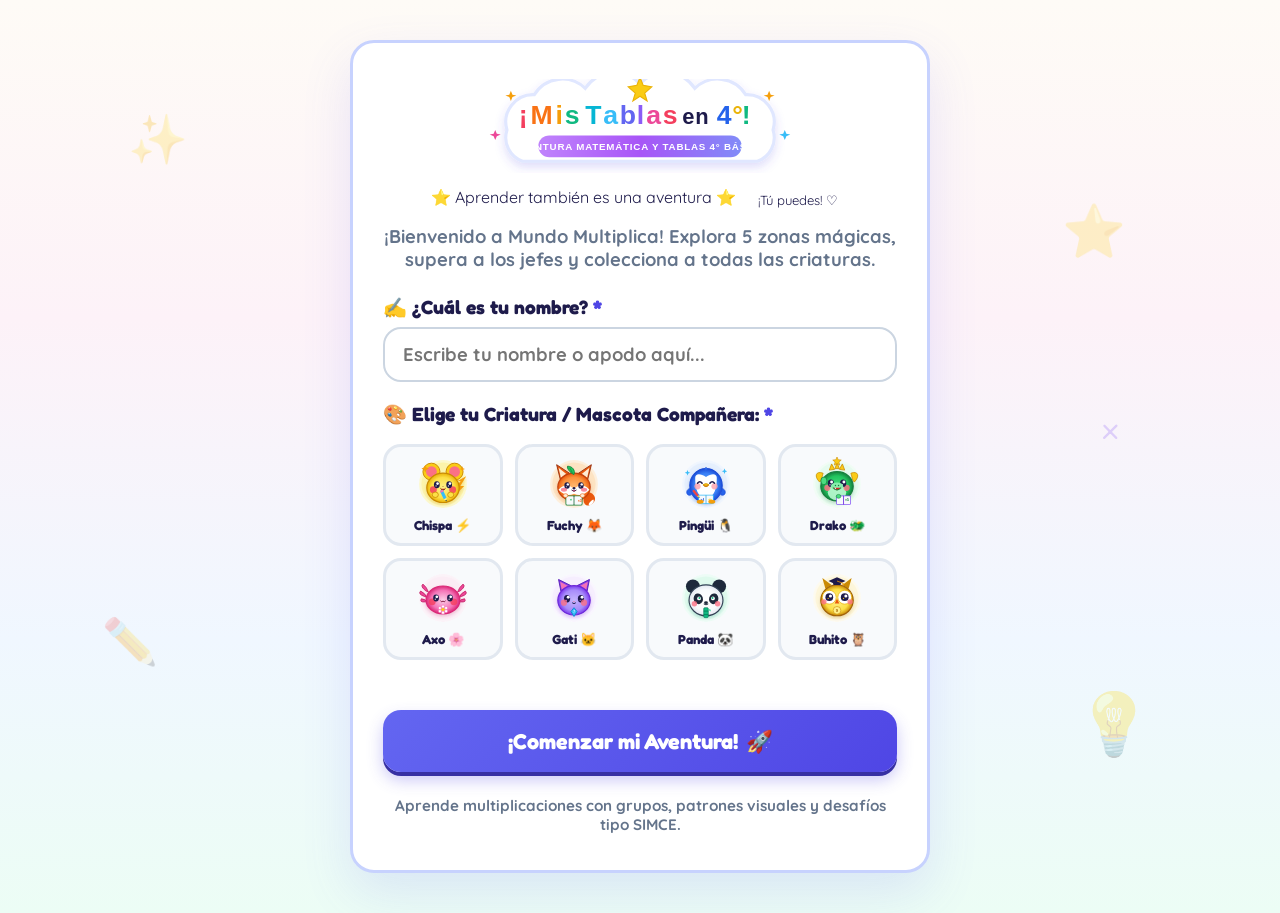
<file: MisTablas - Yael Barrera A/index.html>
<!DOCTYPE html>
<html lang="es">
<head>
  <meta charset="UTF-8">
  <meta name="viewport" content="width=device-width, initial-scale=1.0">
  <meta name="theme-color" content="#4f46e5">
  <meta name="apple-mobile-web-app-capable" content="yes">
  <meta name="apple-mobile-web-app-status-bar-style" content="black-translucent">
  <link rel="manifest" href="manifest.json">
  <title>Mundo Multiplica | Mis Tablas en 4° Básico</title>
  <link rel="icon" type="image/svg+xml" href="Sistema/IMAGEN/star.svg">
  <link rel="stylesheet" href="Sistema/CSS/style.css">
  <style>
    .hero-glow {
      position: fixed;
      width: 450px;
      height: 450px;
      background: radial-gradient(circle, rgba(254, 240, 138, 0.4) 0%, rgba(244, 114, 182, 0) 70%);
      top: 50%;
      left: 50%;
      transform: translate(-50%, -50%);
      pointer-events: none;
      z-index: 1;
    }
    .validation-feedback {
      color: #e11d48;
      font-family: 'Fredoka', sans-serif;
      font-size: 1.05rem;
      font-weight: 700;
      margin-top: 10px;
      min-height: 26px;
      display: flex;
      gap: 8px;
    }
  </style>
</head>
<body class="login-body">

  <!-- Floating kawaii background stickers -->
  <div class="floating-math-bg">
    <span class="floating-math-item" style="top: 12%; left: 10%; font-size: 3rem; color: #f59e0b;">✨</span>
    <span class="floating-math-item" style="top: 68%; left: 8%; font-size: 2.8rem; color: #38bdf8; animation-delay: 2s;">✏️</span>
    <span class="floating-math-item" style="top: 22%; right: 12%; font-size: 3.2rem; color: #ec4899; animation-delay: 4s;">⭐</span>
    <span class="floating-math-item" style="top: 76%; right: 10%; font-size: 3.8rem; color: #10b981; animation-delay: 1s;">💡</span>
    <span class="floating-math-item" style="top: 45%; left: 86%; font-size: 2.5rem; color: #8b5cf6; animation-delay: 3s;">×</span>
    <span class="floating-math-item" style="top: 82%; left: 45%; font-size: 2.8rem; color: #f97316; animation-delay: 5s;">123</span>
  </div>

  <div class="hero-glow"></div>

  <main class="login-wrapper">
    <section class="login-card" aria-label="Ingreso de Estudiante">
      
      <!-- Brand & Mascot Logo -->
      <div class="login-brand">
        <img src="Sistema/IMAGEN/logo.svg" alt="Logo Mis Tablas en 4° Básico" class="login-header-logo">
        
        <div style="display: flex; justify-content: center; gap: 10px; flex-wrap: wrap; margin-bottom: 12px;">
          <div class="cute-ribbon-pill">
            <span>⭐</span> Aprender también es una aventura <span>⭐</span>
          </div>
          <div class="classroom-note-badge" style="font-size: 0.82rem; padding: 5px 12px;">
            ¡Tú puedes! ♡
          </div>
        </div>

        <p style="color: #64748b; font-size: 1.15rem; font-weight: 700; margin-bottom: 24px;">
          ¡Bienvenido a Mundo Multiplica! Explora 5 zonas mágicas, supera a los jefes y colecciona a todas las criaturas.
        </p>
      </div>

      <!-- Quick Session Resume Box if available -->
      <div id="resumeSessionBox" style="background:#f0fdf4; border:3px dashed #86efac; border-radius:20px; padding:16px; margin-bottom:24px; display:none; align-items:center; justify-content:space-between;">
        <div style="display: flex; align-items: center; gap: 12px; text-align: left;">
          <img id="prevAvatarImg" src="Sistema/IMAGEN/creature2.svg" alt="Avatar Previo" style="width: 50px; height: 50px; border-radius: 50%;">
          <div>
            <div style="font-size: 0.85rem; color: #166534; font-weight: 800;">Estudiante anterior:</div>
            <strong id="prevStudentName" style="color: #14532d; font-family:'Fredoka',sans-serif; font-size: 1.25rem;">Alonso</strong>
          </div>
        </div>
        <button type="button" class="btn btn-success btn-sm" id="btnResume">Continuar ➔</button>
      </div>

      <!-- Registration Form -->
      <form id="loginForm" novalidate>
        
        <div style="margin-bottom: 20px; text-align: left;">
          <label for="studentName" style="display: block; font-family: 'Fredoka', sans-serif; font-size: 1.2rem; font-weight: 700; color: #1e1b4b; margin-bottom: 8px;">
            ✍️ ¿Cuál es tu nombre? <span style="color: #4f46e5;">*</span>
          </label>
          <input 
            type="text" 
            id="studentName" 
            class="text-input" 
            placeholder="Escribe tu nombre o apodo aquí..." 
            autocomplete="name"
            maxlength="25"
            required>
        </div>

        <div style="margin-bottom: 24px; text-align: left;">
          <label style="display: block; font-family: 'Fredoka', sans-serif; font-size: 1.2rem; font-weight: 700; color: #1e1b4b; margin-bottom: 8px;">
            🎨 Elige tu Criatura / Mascota Compañera: <span style="color: #4f46e5;">*</span>
          </label>
          
          <div class="avatar-selector-grid" id="avatarGrid" role="radiogroup" aria-label="Selección de avatar">
            
            <div class="avatar-choice-card" data-avatar="creature2.svg" data-name="Chispa-Ratón" role="radio" aria-checked="false" tabindex="0">
              <img src="Sistema/IMAGEN/creature2.svg" alt="Chispa-Ratón">
              <span class="avatar-choice-name">Chispa ⚡</span>
            </div>

            <div class="avatar-choice-card" data-avatar="creature3.svg" data-name="Fuchy-Zorrito" role="radio" aria-checked="false" tabindex="0">
              <img src="Sistema/IMAGEN/creature3.svg" alt="Fuchy-Zorrito">
              <span class="avatar-choice-name">Fuchy 🦊</span>
            </div>

            <div class="avatar-choice-card" data-avatar="creature4.svg" data-name="Pingüi-Frost" role="radio" aria-checked="false" tabindex="0">
              <img src="Sistema/IMAGEN/creature4.svg" alt="Pingüi-Frost">
              <span class="avatar-choice-name">Pingüi 🐧</span>
            </div>

            <div class="avatar-choice-card" data-avatar="creature5.svg" data-name="Drako-Verde" role="radio" aria-checked="false" tabindex="0">
              <img src="Sistema/IMAGEN/creature5.svg" alt="Drako-Verde">
              <span class="avatar-choice-name">Drako 🐲</span>
            </div>

            <div class="avatar-choice-card" data-avatar="creature6.svg" data-name="Axo-Rosa" role="radio" aria-checked="false" tabindex="0">
              <img src="Sistema/IMAGEN/creature6.svg" alt="Axo-Rosa">
              <span class="avatar-choice-name">Axo 🌸</span>
            </div>

            <div class="avatar-choice-card" data-avatar="creature7.svg" data-name="Gati-Cósmico" role="radio" aria-checked="false" tabindex="0">
              <img src="Sistema/IMAGEN/creature7.svg" alt="Gati-Cósmico">
              <span class="avatar-choice-name">Gati 🐱</span>
            </div>

            <div class="avatar-choice-card" data-avatar="creature8.svg" data-name="Panda-Bambú" role="radio" aria-checked="false" tabindex="0">
              <img src="Sistema/IMAGEN/creature8.svg" alt="Panda-Bambú">
              <span class="avatar-choice-name">Panda 🐼</span>
            </div>

            <div class="avatar-choice-card" data-avatar="creature9.svg" data-name="Buhito-Sabio" role="radio" aria-checked="false" tabindex="0">
              <img src="Sistema/IMAGEN/creature9.svg" alt="Buhito-Sabio">
              <span class="avatar-choice-name">Buhito 🦉</span>
            </div>

          </div>
        </div>

        <!-- Validation Feedback -->
        <div id="validationMsg" class="validation-feedback" role="alert" aria-live="polite"></div>

        <!-- Submit Button -->
        <button type="submit" class="btn btn-primary" id="btnSubmit" style="width: 100%; font-size: 1.35rem; padding: 18px 24px;">
          <span>¡Comenzar mi Aventura!</span> 🚀
        </button>
      </form>

      <div style="margin-top: 24px; font-size: 0.95rem; color: #64748b; font-weight: 700;">
        Aprende multiplicaciones con grupos, patrones visuales y desafíos tipo SIMCE.
      </div>
    </section>
  </main>

  <script>
    class MiniSound {
      constructor() {
        this.ctx = null;
      }
      init() {
        if (!this.ctx) {
          const AudioContext = window.AudioContext || window.webkitAudioContext;
          if (AudioContext) this.ctx = new AudioContext();
        }
      }
      playPop() {
        try {
          this.init();
          if (!this.ctx) return;
          const osc = this.ctx.createOscillator();
          const gain = this.ctx.createGain();
          osc.type = 'sine';
          osc.frequency.setValueAtTime(440, this.ctx.currentTime);
          osc.frequency.exponentialRampToValueAtTime(880, this.ctx.currentTime + 0.1);
          gain.gain.setValueAtTime(0.2, this.ctx.currentTime);
          gain.gain.exponentialRampToValueAtTime(0.01, this.ctx.currentTime + 0.1);
          osc.connect(gain);
          gain.connect(this.ctx.destination);
          osc.start();
          osc.stop(this.ctx.currentTime + 0.1);
        } catch(e) {}
      }
      playSuccess() {
        try {
          this.init();
          if (!this.ctx) return;
          const now = this.ctx.currentTime;
          [523.25, 659.25, 783.99, 1046.50].forEach((freq, i) => {
            const osc = this.ctx.createOscillator();
            const gain = this.ctx.createGain();
            osc.type = 'triangle';
            osc.frequency.value = freq;
            gain.gain.setValueAtTime(0.2, now + i * 0.08);
            gain.gain.exponentialRampToValueAtTime(0.001, now + i * 0.08 + 0.25);
            osc.connect(gain);
            gain.connect(this.ctx.destination);
            osc.start(now + i * 0.08);
            osc.stop(now + i * 0.08 + 0.25);
          });
        } catch(e) {}
      }
      playError() {
        try {
          this.init();
          if (!this.ctx) return;
          const osc = this.ctx.createOscillator();
          const gain = this.ctx.createGain();
          osc.type = 'sawtooth';
          osc.frequency.setValueAtTime(220, this.ctx.currentTime);
          osc.frequency.setValueAtTime(160, this.ctx.currentTime + 0.12);
          gain.gain.setValueAtTime(0.25, this.ctx.currentTime);
          gain.gain.exponentialRampToValueAtTime(0.01, this.ctx.currentTime + 0.25);
          osc.connect(gain);
          gain.connect(this.ctx.destination);
          osc.start();
          osc.stop(this.ctx.currentTime + 0.25);
        } catch(e) {}
      }
    }

    const sound = new MiniSound();
    let selectedAvatar = null;

    const nameInput = document.getElementById('studentName');
    const avatarCards = document.querySelectorAll('.avatar-choice-card');
    const loginForm = document.getElementById('loginForm');
    const validationMsg = document.getElementById('validationMsg');
    const resumeBox = document.getElementById('resumeSessionBox');
    const prevAvatarImg = document.getElementById('prevAvatarImg');
    const prevStudentName = document.getElementById('prevStudentName');
    const btnResume = document.getElementById('btnResume');

    // Check existing session
    const savedProfile = localStorage.getItem('misTablas_student');
    if (savedProfile) {
      try {
        const student = JSON.parse(savedProfile);
        if (student && student.name) {
          prevStudentName.textContent = student.name;
          if (student.avatar) {
            prevAvatarImg.src = 'Sistema/IMAGEN/' + student.avatar;
          }
          resumeBox.style.display = 'flex';
          
          btnResume.addEventListener('click', () => {
            sound.playSuccess();
            window.location.href = 'Sistema/index.html';
          });
        }
      } catch (e) {
        console.warn('Error reading session', e);
      }
    }

    // Avatar selection
    avatarCards.forEach(card => {
      const selectAction = () => {
        sound.playPop();
        avatarCards.forEach(c => {
          c.classList.remove('selected');
          c.setAttribute('aria-checked', 'false');
        });
        card.classList.add('selected');
        card.setAttribute('aria-checked', 'true');
        selectedAvatar = {
          file: card.dataset.avatar,
          name: card.dataset.name
        };
        validationMsg.textContent = '';
      };

      card.addEventListener('click', selectAction);
      card.addEventListener('keydown', (e) => {
        if (e.key === 'Enter' || e.key === ' ') {
          e.preventDefault();
          selectAction();
        }
      });
    });

    // Form submission & validation
    loginForm.addEventListener('submit', (e) => {
      e.preventDefault();
      const rawName = nameInput.value.trim();

      if (rawName.length < 2) {
        sound.playError();
        validationMsg.textContent = '⚠️ ¡Por favor escribe tu nombre (mínimo 2 letras)!';
        nameInput.focus();
        return;
      }

      if (!selectedAvatar) {
        sound.playError();
        validationMsg.textContent = '⚠️ ¡Elige una criatura compañera para comenzar!';
        document.getElementById('avatarGrid').scrollIntoView({ behavior: 'smooth', block: 'center' });
        return;
      }

      sound.playSuccess();
      validationMsg.textContent = '🚀 ¡Excelente! Preparando tu aventura...';
      validationMsg.style.color = '#15803d';

      let currentData = {};
      try {
        const prev = JSON.parse(localStorage.getItem('misTablas_student') || '{}');
        if (prev && prev.name && prev.name.toLowerCase() === rawName.toLowerCase()) {
          currentData = prev;
        }
      } catch(err) {}

      const studentProfile = {
        name: rawName,
        avatar: selectedAvatar.file,
        avatarName: selectedAvatar.name,
        grade: '4° Básico',
        registeredAt: currentData.registeredAt || new Date().toISOString(),
        score: currentData.score || 0,
        stars: currentData.stars || 0,
        completedTables: currentData.completedTables || [],
        tableProgress: currentData.tableProgress || {},
        unlockedGames: currentData.unlockedGames || ['all'],
        achievements: currentData.achievements || ['first_login'],
        simceHistory: currentData.simceHistory || []
      };

      localStorage.setItem('misTablas_student', JSON.stringify(studentProfile));

      setTimeout(() => {
        window.location.href = 'Sistema/index.html';
      }, 500);
    });
  </script>
</body>
</html>
</file>
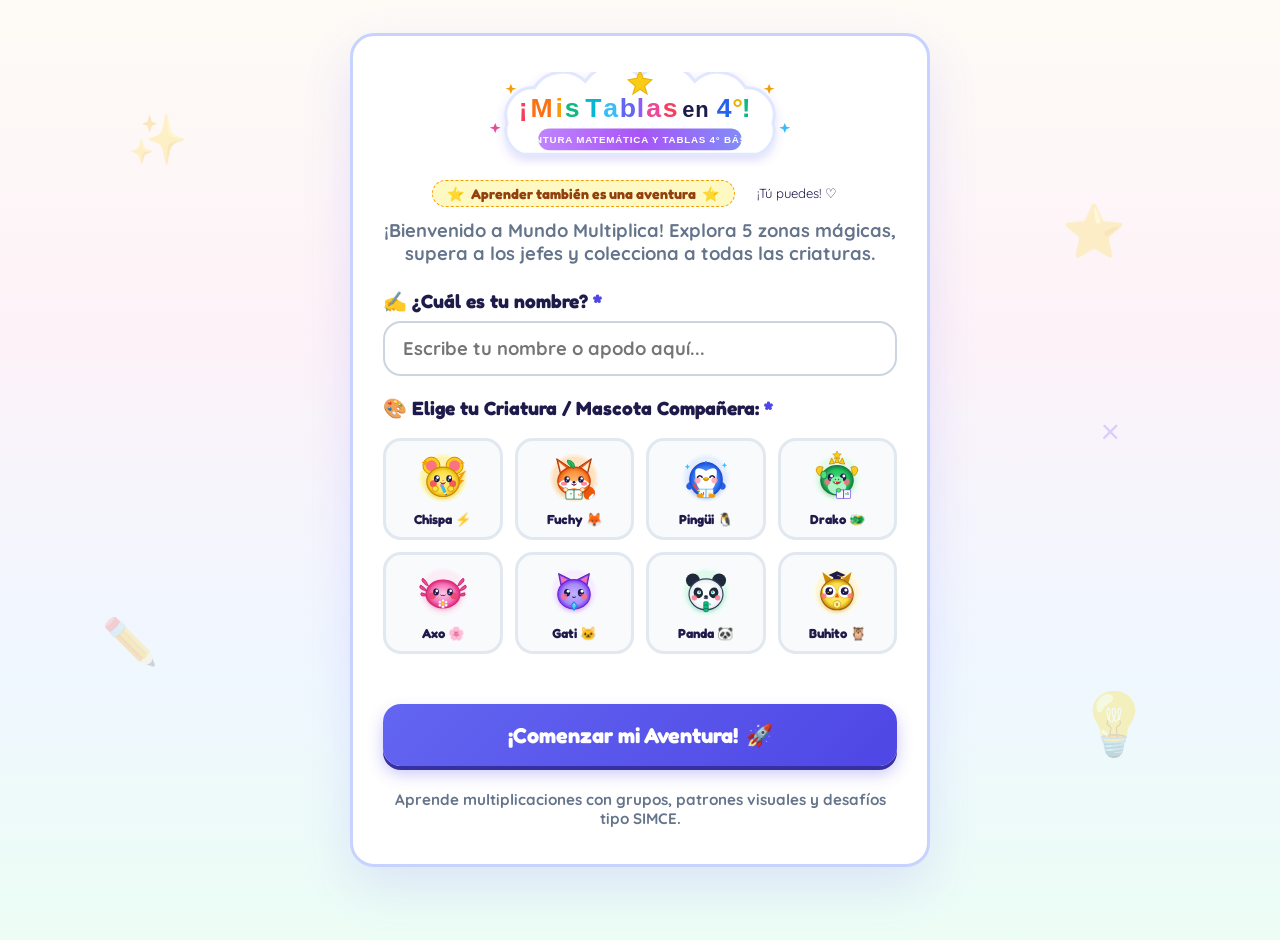
<file: MisTablas/index.html>
<!DOCTYPE html>
<html lang="es">
<head>
  <meta charset="UTF-8">
  <meta name="viewport" content="width=device-width, initial-scale=1.0">
  <meta name="theme-color" content="#4f46e5">
  <meta name="apple-mobile-web-app-capable" content="yes">
  <meta name="apple-mobile-web-app-status-bar-style" content="black-translucent">
  <link rel="manifest" href="manifest.json">
  <title>Mundo Multiplica | Mis Tablas en 4° Básico</title>
  <link rel="icon" type="image/svg+xml" href="Sistema/IMAGEN/star.svg">
  <link rel="stylesheet" href="Sistema/CSS/style.css">
  <style>
    .hero-glow {
      position: absolute;
      width: 450px;
      height: 450px;
      background: radial-gradient(circle, rgba(254, 240, 138, 0.4) 0%, rgba(244, 114, 182, 0) 70%);
      top: 50%;
      left: 50%;
      transform: translate(-50%, -50%);
      pointer-events: none;
      z-index: 1;
    }
    .validation-feedback {
      color: #e11d48;
      font-family: 'Fredoka', sans-serif;
      font-size: 1.05rem;
      font-weight: 700;
      margin-top: 10px;
      min-height: 26px;
      display: flex;
      align-items: center;
      justify-content: center;
      gap: 8px;
    }
  </style>
</head>
<body>

  <!-- Floating kawaii background stickers -->
  <div class="floating-math-bg">
    <span class="floating-math-item" style="top: 12%; left: 10%; font-size: 3rem; color: #f59e0b;">✨</span>
    <span class="floating-math-item" style="top: 68%; left: 8%; font-size: 2.8rem; color: #38bdf8; animation-delay: 2s;">✏️</span>
    <span class="floating-math-item" style="top: 22%; right: 12%; font-size: 3.2rem; color: #ec4899; animation-delay: 4s;">⭐</span>
    <span class="floating-math-item" style="top: 76%; right: 10%; font-size: 3.8rem; color: #10b981; animation-delay: 1s;">💡</span>
    <span class="floating-math-item" style="top: 45%; left: 86%; font-size: 2.5rem; color: #8b5cf6; animation-delay: 3s;">×</span>
    <span class="floating-math-item" style="top: 82%; left: 45%; font-size: 2.8rem; color: #f97316; animation-delay: 5s;">123</span>
  </div>

  <div class="hero-glow"></div>

  <main class="login-wrapper">
    <section class="login-card" aria-label="Ingreso de Estudiante">
      
      <!-- Brand & Mascot Logo -->
      <div class="login-brand">
        <img src="Sistema/IMAGEN/logo.svg" alt="Logo Mis Tablas en 4° Básico" class="login-header-logo">
        
        <div style="display: flex; justify-content: center; gap: 10px; flex-wrap: wrap; margin-bottom: 12px;">
          <div class="cute-ribbon-pill">
            <span>⭐</span> Aprender también es una aventura <span>⭐</span>
          </div>
          <div class="classroom-note-badge" style="font-size: 0.82rem; padding: 5px 12px;">
            ¡Tú puedes! ♡
          </div>
        </div>

        <p style="color: #64748b; font-size: 1.15rem; font-weight: 700; margin-bottom: 24px;">
          ¡Bienvenido a Mundo Multiplica! Explora 5 zonas mágicas, supera a los jefes y colecciona a todas las criaturas.
        </p>
      </div>

      <!-- Quick Session Resume Box if available -->
      <div id="resumeSessionBox" style="background:#f0fdf4; border:3px dashed #86efac; border-radius:20px; padding:16px; margin-bottom:24px; display:none; align-items:center; justify-content:space-between;">
        <div style="display: flex; align-items: center; gap: 12px; text-align: left;">
          <img id="prevAvatarImg" src="Sistema/IMAGEN/creature2.svg" alt="Avatar Previo" style="width: 50px; height: 50px; border-radius: 50%;">
          <div>
            <div style="font-size: 0.85rem; color: #166534; font-weight: 800;">Estudiante anterior:</div>
            <strong id="prevStudentName" style="color: #14532d; font-family:'Fredoka',sans-serif; font-size: 1.25rem;">Alonso</strong>
          </div>
        </div>
        <button type="button" class="btn btn-success btn-sm" id="btnResume">Continuar ➔</button>
      </div>

      <!-- Registration Form -->
      <form id="loginForm" novalidate>
        
        <div style="margin-bottom: 20px; text-align: left;">
          <label for="studentName" style="display: block; font-family: 'Fredoka', sans-serif; font-size: 1.2rem; font-weight: 700; color: #1e1b4b; margin-bottom: 8px;">
            ✍️ ¿Cuál es tu nombre? <span style="color: #4f46e5;">*</span>
          </label>
          <input 
            type="text" 
            id="studentName" 
            class="text-input" 
            placeholder="Escribe tu nombre o apodo aquí..." 
            autocomplete="name"
            maxlength="25"
            required>
        </div>

        <div style="margin-bottom: 24px; text-align: left;">
          <label style="display: block; font-family: 'Fredoka', sans-serif; font-size: 1.2rem; font-weight: 700; color: #1e1b4b; margin-bottom: 8px;">
            🎨 Elige tu Criatura / Mascota Compañera: <span style="color: #4f46e5;">*</span>
          </label>
          
          <div class="avatar-selector-grid" id="avatarGrid" role="radiogroup" aria-label="Selección de avatar">
            
            <div class="avatar-choice-card" data-avatar="creature2.svg" data-name="Chispa-Ratón" role="radio" aria-checked="false" tabindex="0">
              <img src="Sistema/IMAGEN/creature2.svg" alt="Chispa-Ratón">
              <span class="avatar-choice-name">Chispa ⚡</span>
            </div>

            <div class="avatar-choice-card" data-avatar="creature3.svg" data-name="Fuchy-Zorrito" role="radio" aria-checked="false" tabindex="0">
              <img src="Sistema/IMAGEN/creature3.svg" alt="Fuchy-Zorrito">
              <span class="avatar-choice-name">Fuchy 🦊</span>
            </div>

            <div class="avatar-choice-card" data-avatar="creature4.svg" data-name="Pingüi-Frost" role="radio" aria-checked="false" tabindex="0">
              <img src="Sistema/IMAGEN/creature4.svg" alt="Pingüi-Frost">
              <span class="avatar-choice-name">Pingüi 🐧</span>
            </div>

            <div class="avatar-choice-card" data-avatar="creature5.svg" data-name="Drako-Verde" role="radio" aria-checked="false" tabindex="0">
              <img src="Sistema/IMAGEN/creature5.svg" alt="Drako-Verde">
              <span class="avatar-choice-name">Drako 🐲</span>
            </div>

            <div class="avatar-choice-card" data-avatar="creature6.svg" data-name="Axo-Rosa" role="radio" aria-checked="false" tabindex="0">
              <img src="Sistema/IMAGEN/creature6.svg" alt="Axo-Rosa">
              <span class="avatar-choice-name">Axo 🌸</span>
            </div>

            <div class="avatar-choice-card" data-avatar="creature7.svg" data-name="Gati-Cósmico" role="radio" aria-checked="false" tabindex="0">
              <img src="Sistema/IMAGEN/creature7.svg" alt="Gati-Cósmico">
              <span class="avatar-choice-name">Gati 🐱</span>
            </div>

            <div class="avatar-choice-card" data-avatar="creature8.svg" data-name="Panda-Bambú" role="radio" aria-checked="false" tabindex="0">
              <img src="Sistema/IMAGEN/creature8.svg" alt="Panda-Bambú">
              <span class="avatar-choice-name">Panda 🐼</span>
            </div>

            <div class="avatar-choice-card" data-avatar="creature9.svg" data-name="Buhito-Sabio" role="radio" aria-checked="false" tabindex="0">
              <img src="Sistema/IMAGEN/creature9.svg" alt="Buhito-Sabio">
              <span class="avatar-choice-name">Buhito 🦉</span>
            </div>

          </div>
        </div>

        <!-- Validation Feedback -->
        <div id="validationMsg" class="validation-feedback" role="alert" aria-live="polite"></div>

        <!-- Submit Button -->
        <button type="submit" class="btn btn-primary" id="btnSubmit" style="width: 100%; font-size: 1.35rem; padding: 18px 24px;">
          <span>¡Comenzar mi Aventura!</span> 🚀
        </button>
      </form>

      <div style="margin-top: 24px; font-size: 0.95rem; color: #64748b; font-weight: 700;">
        Aprende multiplicaciones con grupos, patrones visuales y desafíos tipo SIMCE.
      </div>
    </section>
  </main>

  <script>
    class MiniSound {
      constructor() {
        this.ctx = null;
      }
      init() {
        if (!this.ctx) {
          const AudioContext = window.AudioContext || window.webkitAudioContext;
          if (AudioContext) this.ctx = new AudioContext();
        }
      }
      playPop() {
        try {
          this.init();
          if (!this.ctx) return;
          const osc = this.ctx.createOscillator();
          const gain = this.ctx.createGain();
          osc.type = 'sine';
          osc.frequency.setValueAtTime(440, this.ctx.currentTime);
          osc.frequency.exponentialRampToValueAtTime(880, this.ctx.currentTime + 0.1);
          gain.gain.setValueAtTime(0.2, this.ctx.currentTime);
          gain.gain.exponentialRampToValueAtTime(0.01, this.ctx.currentTime + 0.1);
          osc.connect(gain);
          gain.connect(this.ctx.destination);
          osc.start();
          osc.stop(this.ctx.currentTime + 0.1);
        } catch(e) {}
      }
      playSuccess() {
        try {
          this.init();
          if (!this.ctx) return;
          const now = this.ctx.currentTime;
          [523.25, 659.25, 783.99, 1046.50].forEach((freq, i) => {
            const osc = this.ctx.createOscillator();
            const gain = this.ctx.createGain();
            osc.type = 'triangle';
            osc.frequency.value = freq;
            gain.gain.setValueAtTime(0.2, now + i * 0.08);
            gain.gain.exponentialRampToValueAtTime(0.001, now + i * 0.08 + 0.25);
            osc.connect(gain);
            gain.connect(this.ctx.destination);
            osc.start(now + i * 0.08);
            osc.stop(now + i * 0.08 + 0.25);
          });
        } catch(e) {}
      }
      playError() {
        try {
          this.init();
          if (!this.ctx) return;
          const osc = this.ctx.createOscillator();
          const gain = this.ctx.createGain();
          osc.type = 'sawtooth';
          osc.frequency.setValueAtTime(220, this.ctx.currentTime);
          osc.frequency.setValueAtTime(160, this.ctx.currentTime + 0.12);
          gain.gain.setValueAtTime(0.25, this.ctx.currentTime);
          gain.gain.exponentialRampToValueAtTime(0.01, this.ctx.currentTime + 0.25);
          osc.connect(gain);
          gain.connect(this.ctx.destination);
          osc.start();
          osc.stop(this.ctx.currentTime + 0.25);
        } catch(e) {}
      }
    }

    const sound = new MiniSound();
    let selectedAvatar = null;

    const nameInput = document.getElementById('studentName');
    const avatarCards = document.querySelectorAll('.avatar-choice-card');
    const loginForm = document.getElementById('loginForm');
    const validationMsg = document.getElementById('validationMsg');
    const resumeBox = document.getElementById('resumeSessionBox');
    const prevAvatarImg = document.getElementById('prevAvatarImg');
    const prevStudentName = document.getElementById('prevStudentName');
    const btnResume = document.getElementById('btnResume');

    // Check existing session
    const savedProfile = localStorage.getItem('misTablas_student');
    if (savedProfile) {
      try {
        const student = JSON.parse(savedProfile);
        if (student && student.name) {
          prevStudentName.textContent = student.name;
          if (student.avatar) {
            prevAvatarImg.src = 'Sistema/IMAGEN/' + student.avatar;
          }
          resumeBox.style.display = 'flex';
          
          btnResume.addEventListener('click', () => {
            sound.playSuccess();
            window.location.href = 'Sistema/index.html';
          });
        }
      } catch (e) {
        console.warn('Error reading session', e);
      }
    }

    // Avatar selection
    avatarCards.forEach(card => {
      const selectAction = () => {
        sound.playPop();
        avatarCards.forEach(c => {
          c.classList.remove('selected');
          c.setAttribute('aria-checked', 'false');
        });
        card.classList.add('selected');
        card.setAttribute('aria-checked', 'true');
        selectedAvatar = {
          file: card.dataset.avatar,
          name: card.dataset.name
        };
        validationMsg.textContent = '';
      };

      card.addEventListener('click', selectAction);
      card.addEventListener('keydown', (e) => {
        if (e.key === 'Enter' || e.key === ' ') {
          e.preventDefault();
          selectAction();
        }
      });
    });

    // Form submission & validation
    loginForm.addEventListener('submit', (e) => {
      e.preventDefault();
      const rawName = nameInput.value.trim();

      if (rawName.length < 2) {
        sound.playError();
        validationMsg.textContent = '⚠️ ¡Por favor escribe tu nombre (mínimo 2 letras)!';
        nameInput.focus();
        return;
      }

      if (!selectedAvatar) {
        sound.playError();
        validationMsg.textContent = '⚠️ ¡Elige una criatura compañera para comenzar!';
        document.getElementById('avatarGrid').scrollIntoView({ behavior: 'smooth', block: 'center' });
        return;
      }

      sound.playSuccess();
      validationMsg.textContent = '🚀 ¡Excelente! Preparando tu aventura...';
      validationMsg.style.color = '#15803d';

      let currentData = {};
      try {
        const prev = JSON.parse(localStorage.getItem('misTablas_student') || '{}');
        if (prev && prev.name && prev.name.toLowerCase() === rawName.toLowerCase()) {
          currentData = prev;
        }
      } catch(err) {}

      const studentProfile = {
        name: rawName,
        avatar: selectedAvatar.file,
        avatarName: selectedAvatar.name,
        grade: '4° Básico',
        registeredAt: currentData.registeredAt || new Date().toISOString(),
        score: currentData.score || 0,
        stars: currentData.stars || 0,
        completedTables: currentData.completedTables || [],
        tableProgress: currentData.tableProgress || {},
        unlockedGames: currentData.unlockedGames || ['all'],
        achievements: currentData.achievements || ['first_login'],
        simceHistory: currentData.simceHistory || []
      };

      localStorage.setItem('misTablas_student', JSON.stringify(studentProfile));

      setTimeout(() => {
        window.location.href = 'Sistema/index.html';
      }, 500);
    });
  </script>
</body>
</html>
</file>
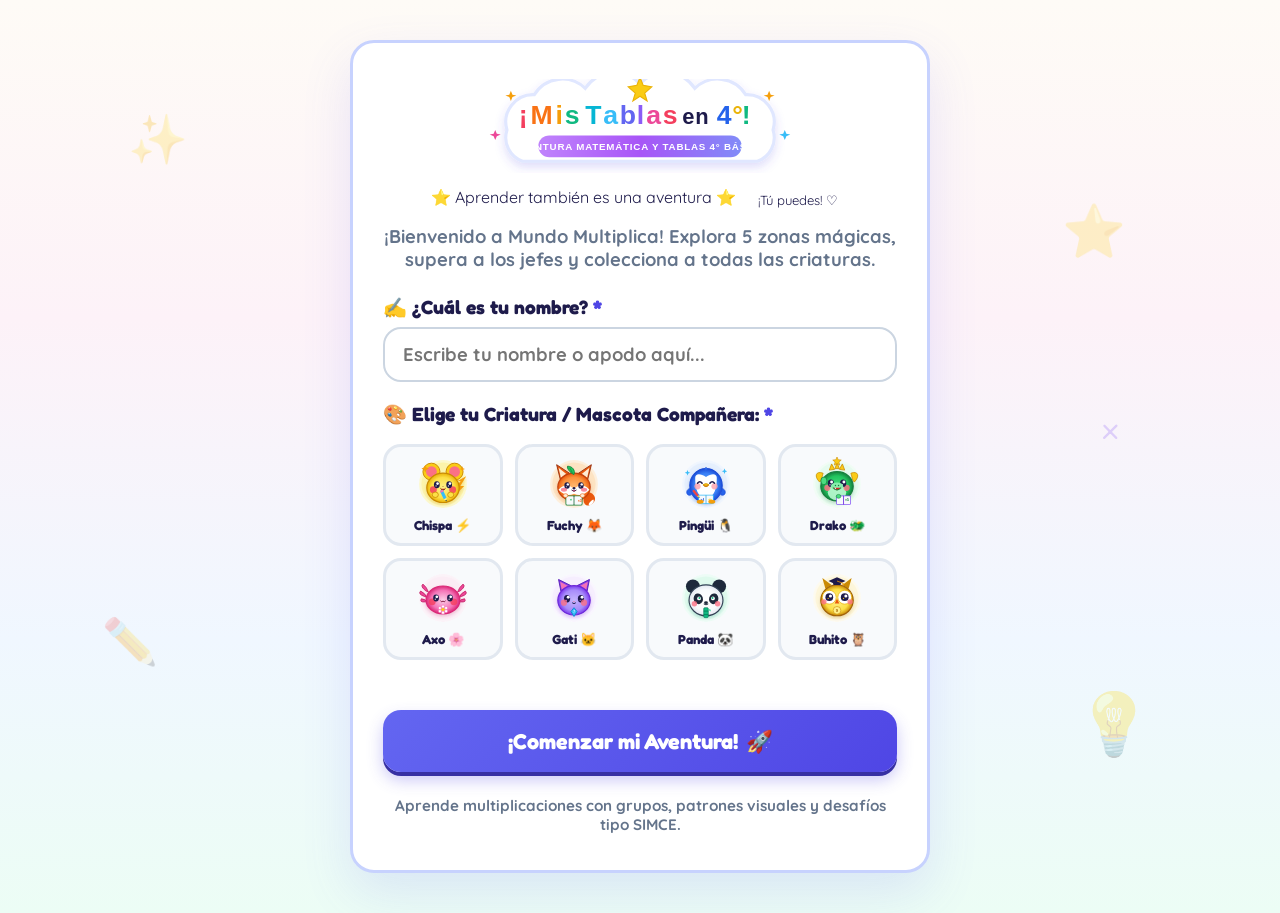
<file: MisTablas - Yael Barrera A/Sistema/index.html>
<!DOCTYPE html>
<html lang="es">
<head>
  <meta charset="UTF-8">
  <meta name="viewport" content="width=device-width, initial-scale=1.0">
  <meta name="theme-color" content="#4f46e5">
  <meta name="apple-mobile-web-app-capable" content="yes">
  <meta name="apple-mobile-web-app-status-bar-style" content="black-translucent">
  <link rel="manifest" href="manifest.json">
  <title>Mundo Multiplica | Mis Tablas en 4° Básico</title>
  <link rel="icon" type="image/svg+xml" href="IMAGEN/star.svg">
  <link rel="stylesheet" href="CSS/style.css">
</head>
<body>

  <!-- Floating kawaii mathematics background elements -->
  <div class="floating-math-bg">
    <span class="floating-math-item" style="top: 10%; left: 6%; font-size: 2.8rem; color: #f59e0b;">✨</span>
    <span class="floating-math-item" style="top: 60%; left: 4%; font-size: 2.4rem; color: #38bdf8; animation-delay: 2s;">✏️</span>
    <span class="floating-math-item" style="top: 18%; right: 7%; font-size: 3rem; color: #ec4899; animation-delay: 4s;">⭐</span>
    <span class="floating-math-item" style="top: 72%; right: 5%; font-size: 3.2rem; color: #10b981; animation-delay: 1s;">💡</span>
    <span class="floating-math-item" style="top: 42%; left: 90%; font-size: 2.6rem; color: #8b5cf6; animation-delay: 3s;">×</span>
    <span class="floating-math-item" style="top: 85%; left: 45%; font-size: 2.8rem; color: #f97316; animation-delay: 5s;">123</span>
  </div>

  <!-- Top Navigation & Header -->
  <header class="app-header">
    <div class="header-content">
      
      <!-- Brand & Cloud Logo -->
      <div class="brand-wrapper" onclick="window.misTablasApp.switchMainTab('adventure')">
        <img src="IMAGEN/logo.svg" alt="Mundo Multiplica en 4° Básico" class="brand-logo-img">
      </div>

      <!-- Quick Stats Pills (Level, Streak Days, Coins, Stars) -->
      <div class="header-stats">
        
        <!-- Nivel del Entrenador -->
        <div class="stat-pill level" title="Nivel del Estudiante">
          <span>👑</span>
          <span id="statLevelVal">Nivel 1</span>
        </div>

        <!-- Racha de Días -->
        <div class="stat-pill streak" title="Racha de Días de Práctica">
          <span>🔥</span>
          <span id="statStreakDaysVal">3 días</span>
        </div>

        <!-- Monedas / Puntos -->
        <div class="stat-pill score" title="Monedas Acumuladas">
          <img src="IMAGEN/coin.svg" alt="Moneda" style="width: 20px; height: 20px;">
          <span id="statScoreVal">0</span>
          <span style="font-size: 0.75rem; color: #b45309;">pts</span>
        </div>

        <!-- Estrellas -->
        <div class="stat-pill stars" title="Estrellas Recolectadas">
          <span>★</span>
          <span id="statStarsVal">0</span>
        </div>

        <!-- Student Profile Widget -->
        <div class="user-profile-badge">
          <div class="user-avatar-mini">
            <img id="headerAvatarImg" src="IMAGEN/avatar1.svg" alt="Avatar">
          </div>
          <div class="user-info-text">
            <span class="user-name-label" id="headerStudentName">Estudiante</span>
            <span class="user-grade-tag">4° Básico</span>
          </div>
        </div>

        <!-- Audio toggle & Logout -->
        <button type="button" class="btn btn-secondary btn-icon" id="btnMuteToggle" title="Sonido">🔊</button>
        <button type="button" class="btn btn-secondary btn-icon" id="btnLogout" title="Cambiar de Estudiante" style="color: #ef4444;">🚪</button>

      </div>
    </div>
  </header>

  <!-- Main Workspace Container -->
  <main class="container">

    <!-- Mascot Greeting Banner with "Continuar Aventura" -->
    <section class="mascot-greeting-banner">
      <div class="greeting-text-box">
        <h2>
          <span>👋</span> 
          ¡Hola, <span id="bannerStudentName" style="color: #4f46e5;">Campeón</span>! 
          <span>🌟</span>
        </h2>
        <p>Bienvenido al <strong>Mundo Multiplica</strong>. ¡Explora las 5 zonas, vence a los jefes y colecciona criaturas!</p>
        
        <div class="banner-actions-row">
          <button type="button" class="btn btn-primary banner-btn" id="btnContinueAdventure">
            <span>▶ Continuar Aventura</span> 🚀
          </button>
          <button type="button" class="btn btn-guide-pill banner-btn" id="btnGuideBannerPill" title="Toca para ver la guía didáctica de multiplicación">
            <span>💡</span> <span>¿Por qué 3 × 4 = 12?</span> <span>✨</span>
          </button>
          <button type="button" class="btn btn-accent banner-btn" id="btnBannerMonster" style="display: none;">
            <span>🎨 Crea tu Monstruo</span> 👾
          </button>
        </div>
      </div>

      <div class="progress-bar-wrapper">
        <div class="progress-track-card">
          <div class="progress-track-header">
            <span class="progress-title">Progreso del Mundo</span>
            <span class="progress-stat-badge" id="globalProgressText">0%</span>
          </div>
          <div class="progress-track">
            <div class="progress-fill" id="globalProgressBar"></div>
          </div>
          <span class="progress-sub-caption">9 Tablas • 5 Zonas • Jefes</span>
        </div>
      </div>
    </section>

    <!-- =========================================================================
         BARRA DE NAVEGACIÓN SUPERIOR (Píldoras Centrales Kawaii)
         ========================================================================= -->
    <nav class="main-nav-bar" aria-label="Navegación de Secciones">
      <button type="button" class="nav-tab-btn active" data-tab="adventure">
        <span>🗺️</span> <span>Aventura (Zonas)</span>
      </button>

      <button type="button" class="nav-tab-btn nav-tab-guide" data-tab="guide">
        <span>💡</span> <span>¿Qué es Multiplicar?</span>
      </button>

      <button type="button" class="nav-tab-btn" data-tab="tables">
        <span>🌟</span> <span>Álbum de Tablas (2 al 10)</span>
      </button>

      <button type="button" class="nav-tab-btn" data-tab="games">
        <span>🎮</span> <span>Minijuegos</span>
      </button>

      <button type="button" class="nav-tab-btn" data-tab="daily">
        <span>⚡</span> <span>Desafío Diario</span>
      </button>

      <button type="button" class="nav-tab-btn" data-tab="collection">
        <span>📖</span> <span>Colección</span>
      </button>

      <button type="button" class="nav-tab-btn nav-tab-monster" data-tab="monster">
        <span>🎨</span> <span>Monstruo</span>
      </button>

      <button type="button" class="nav-tab-btn nav-tab-simce" data-tab="simce" id="navTabSimce">
        <span class="simce-tab-icon">🔒</span> <span class="simce-tab-text">Ensayo SIMCE</span>
      </button>
    </nav>

    <!-- =======================================================================
         SECCIÓN 1: AVENTURA (MAPA DE LAS 5 ZONAS DEL MUNDO MULTIPLICA)
         ======================================================================= -->
    <section id="section-adventure" class="view-section active">
      <div class="section-header-box">
        <h2><span>🗺️</span> Mapa de Zonas: Mundo Multiplica</h2>
        <p>Avanza en orden por las 5 regiones mágicas. ¡Aprende con las mascotas, supera desafíos y abre los cofres de oro!</p>
      </div>

      <!-- 1. Camino / Track de la Aventura Estilo Mapa RPG -->
      <div id="adventureMapTrackContainer" class="adventure-track-section"></div>

      <!-- 2. Banner de Explicación Didáctica -->
      <div id="adventureGuideBannerSlot" class="adventure-guide-slot"></div>

      <!-- 3. Encabezado de Zonas y Lista Ordenada -->
      <div class="map-zones-section">
        <div class="map-zones-bar">
          <div class="map-zones-bar-title">
            <span style="font-size: 1.4rem;">📍</span>
            <div>
              <h3>Regiones del Mundo Multiplica</h3>
              <p>Domina las tablas de cada zona para avanzar a la siguiente.</p>
            </div>
          </div>
          <span class="badge-status-pill" id="adventureWorldProgressPill">Zona 1: Bosque</span>
        </div>

        <!-- Las 5 Tarjetas de Zona Ordenadas -->
        <div class="map-zones-grid" id="adventureZonesGrid"></div>
      </div>

      <!-- 4. Acceso Rápido al Álbum de Tablas Completo -->
      <div class="adventure-album-shortcut-banner">
        <div>
          <h4 style="font-size: 1.2rem; color: #1e1b4b; margin-bottom: 4px;">🌟 ¿Buscas practicar una tabla en particular?</h4>
          <p style="color: #64748b; font-size: 0.95rem; margin: 0;">Puedes consultar y practicar directamente cualquier tabla del 2 al 10 en el Álbum Completo.</p>
        </div>
        <button type="button" class="btn btn-secondary" id="btnGoToTablesAlbum" style="white-space: nowrap;">
          Ver Álbum de Tablas ➔
        </button>
      </div>
    </section>

    <!-- =======================================================================
         SECCIÓN 2: GUÍA MAESTRA "¿QUÉ ES MULTIPLICAR Y POR QUÉ 3 × 4 = 12?"
         ======================================================================= -->
    <section id="section-guide" class="view-section">
      <div class="section-header-box">
        <h2><span>💡</span> El Secreto de la Multiplicación: Paso a Paso</h2>
        <p>Aprende de forma simple y visual. Descubre por qué multiplicar es una suma rápida y divertida de grupos iguales.</p>
      </div>

      <div id="masterGuideContent"></div>
    </section>

    <!-- =======================================================================
         SECCIÓN 3: ÁLBUM INDIVIDUAL DE TABLAS DEL 2 AL 10
         ======================================================================= -->
    <section id="section-tables" class="view-section">
      <div class="section-header-box">
        <h2><span>🌟</span> Aprender y Practicar Tablas del 2 al 10</h2>
        <p>Toca cualquier tabla para aprender con su mascota, ver sus grupos de objetos, descubrir su truco y ganar 3 estrellas.</p>
      </div>

      <div class="tables-grid" id="tablesGridNav"></div>
    </section>

    <!-- =======================================================================
         SECCIÓN 4: LOS MINIJUEGOS DE ACCIÓN Y COMPRENSIÓN
         ======================================================================= -->
    <section id="section-games" class="view-section">
      <div class="section-header-box">
        <h2><span>🎮</span> Minijuegos Interactivos de Comprensión y Acción</h2>
        <p>¡Aquí las multiplicaciones son parte de la aventura! Arma cajas de grupos, revienta burbujas en el río, corre con nitro y defiende el castillo.</p>
      </div>

      <div class="games-action-grid">
        
        <!-- 1. La Fábrica de Cajas Mágicas (NUEVO JUEGO INTERACTIVO DE GRUPOS) -->
        <article class="game-action-card" data-game="boxfactory" style="border-color: #f59e0b;">
          <div>
            <div class="game-action-badge" style="background: #fefce8; color: #b45309;">📦</div>
            <h3 class="game-action-title">1. Fábrica de Cajas Mágicas</h3>
            <p class="game-action-desc">¡Conviértete en el maestro artesano! Empaca cajas de donas, frutillas y gemas según el pedido de la mascota (ej: 3 cajas × 4 donas = 12). ¡Comprende grupos, llena cajas y activa combos!</p>
          </div>
          <button type="button" class="btn btn-accent btn-sm">¡A Fabricar! 📦</button>
        </article>

        <!-- 2. Cascada de Burbujas Mágicas (NUEVO JUEGO DINÁMICO EN EL RÍO) -->
        <article class="game-action-card" data-game="bubblecascade" style="border-color: #0284c7;">
          <div>
            <div class="game-action-badge" style="background: #f0f9ff; color: #0284c7;">🌊</div>
            <h3 class="game-action-title">2. Cascada de Burbujas Mágicas</h3>
            <p class="game-action-desc">Burbujas con números y grupos flotan por el río en tiempo real. ¡Apunta tu rayo estelar y revienta la respuesta correcta antes de que escape!</p>
          </div>
          <button type="button" class="btn btn-primary btn-sm" style="background:#0284c7; border:none;">¡A Disparar! 🌊</button>
        </article>

        <!-- 3. Carrera Matemática -->
        <article class="game-action-card" data-game="race" style="border-color: #60a5fa;">
          <div>
            <div class="game-action-badge" style="background: #eff6ff; color: #2563eb;">🏎️</div>
            <h3 class="game-action-title">3. Carrera Matemática</h3>
            <p class="game-action-desc">¡Duelo de velocidad en la pista! Responde rápido para activar el turbo nitro 🚀 y llegar primero a la meta.</p>
          </div>
          <button type="button" class="btn btn-primary btn-sm">¡Correr! ➔</button>
        </article>

        <!-- 4. Camino Peligroso -->
        <article class="game-action-card" data-game="path" style="border-color: #38bdf8;">
          <div>
            <div class="game-action-badge" style="background: #f0f9ff; color: #0284c7;">🌉</div>
            <h3 class="game-action-title">4. Camino Peligroso</h3>
            <p class="game-action-desc">Cruza el río saltando sobre piedras que tienen números. Si te equivocas, tambaleas sin caerte para volver a intentarlo.</p>
          </div>
          <button type="button" class="btn btn-primary btn-sm">¡Cruzar! ➔</button>
        </article>

        <!-- 5. Defiende el Castillo -->
        <article class="game-action-card" data-game="defense" style="border-color: #c084fc;">
          <div>
            <div class="game-action-badge" style="background: #faf5ff; color: #7c3aed;">🏰</div>
            <h3 class="game-action-title">5. Defiende el Castillo</h3>
            <p class="game-action-desc">Monstruos marchan hacia la muralla con operaciones. Dispara el cañón con la respuesta exacta para detenerlos.</p>
          </div>
          <button type="button" class="btn btn-primary btn-sm">¡Defender! ➔</button>
        </article>

        <!-- 6. Memoria de Multiplicaciones -->
        <article class="game-action-card" data-game="memory" style="border-color: #34d399;">
          <div>
            <div class="game-action-badge" style="background: #ecfdf5; color: #059669;">🃏</div>
            <h3 class="game-action-title">6. Memoria de Multiplicaciones</h3>
            <p class="game-action-desc">Cartas 3D boca abajo. Encuentra la pareja entre la operación (ej. 8 × 6) y su resultado exacto (48).</p>
          </div>
          <button type="button" class="btn btn-primary btn-sm">¡Emparejar! ➔</button>
        </article>

        <!-- 7. Laboratorio de Criaturas -->
        <article class="game-action-card" data-game="lab" style="border-color: #a7f3d0;">
          <div>
            <div class="game-action-badge" style="background: #f0fdf4; color: #16a34a;">🧪</div>
            <h3 class="game-action-title">7. Laboratorio de Criaturas</h3>
            <p class="game-action-desc">Incuba un huevo mágico resolviendo multiplicaciones: añade color, ojos, alas y despierta a tu nueva mascota.</p>
          </div>
          <button type="button" class="btn btn-primary btn-sm">¡Incubar! ➔</button>
        </article>

        <!-- 8. Tesoro Perdido -->
        <article class="game-action-card" data-game="treasure" style="border-color: #facc15;">
          <div>
            <div class="game-action-badge" style="background: #fefce8; color: #b45309;">💎</div>
            <h3 class="game-action-title">8. Tesoro Perdido</h3>
            <p class="game-action-desc">Mapa secreto con 4 cofres cerrados con candados de multiplicación. ¡Ábrelos todos para ganar oro y gemas!</p>
          </div>
          <button type="button" class="btn btn-primary btn-sm">¡Abrir! ➔</button>
        </article>

        <!-- 9. Combo Relámpago -->
        <article class="game-action-card" data-game="combo" style="border-color: #fb923c;">
          <div>
            <div class="game-action-badge" style="background: #fff7ed; color: #c2410c;">⚡</div>
            <h3 class="game-action-title">9. Combo Relámpago</h3>
            <p class="game-action-desc">60 segundos de adrenalina pura. Responde multiplicaciones seguidas para multiplicar tus puntos en Combo x2, x3 y x4.</p>
          </div>
          <button type="button" class="btn btn-primary btn-sm">¡A toda velocidad! ➔</button>
        </article>

        <!-- 10. El Impostor Matemático -->
        <article class="game-action-card" data-game="impostor" style="border-color: #f87171;">
          <div>
            <div class="game-action-badge" style="background: #fef2f2; color: #dc2626;">🕵️</div>
            <h3 class="game-action-title">10. El Impostor Matemático</h3>
            <p class="game-action-desc">¡No solo calcular! Aparecen 4 operaciones y una de ellas tiene un error falso. ¡Encuentra al impostor!</p>
          </div>
          <button type="button" class="btn btn-primary btn-sm">¡Investigar! ➔</button>
        </article>

        <!-- 11. Crea tu Monstruo Multiplicador (Taller de Dibujo y Relajo Post-SIMCE) -->
        <article class="game-action-card" data-game="monster" style="border-color: #ec4899; background: linear-gradient(180deg, #ffffff 0%, #fdf2f8 100%);">
          <div>
            <div class="game-action-badge" style="background: #fdf2f8; color: #db2777;">🎨</div>
            <h3 class="game-action-title">11. Crea tu Monstruo</h3>
            <p class="game-action-desc">¡Actividad creativa y relajante post-SIMCE! Dibuja y personaliza a tu criatura mágica con 5 multiplicaciones entretenidas.</p>
          </div>
          <button type="button" class="btn btn-accent btn-sm" style="background: linear-gradient(135deg, #ec4899 0%, #8b5cf6 100%);">¡Dibujar! 🎨</button>
        </article>

      </div>
    </section>

    <!-- =======================================================================
         SECCIÓN 3: DESAFÍO DIARIO (Para Mantener la Racha)
         ======================================================================= -->
    <section id="section-daily" class="view-section">
      <div class="section-header-box">
        <h2><span>⚡</span> Desafío Diario de Mundo Multiplica</h2>
        <p>Completa tu reto de hoy para mantener activa tu racha de días consecutivos y ganar monedas extra.</p>
      </div>

      <div style="background:#ffffff; border-radius:28px; padding:36px; border:4px solid #fde047; max-width:680px; margin:0 auto; text-align:center; box-shadow:var(--shadow-card);">
        <div style="font-size:4rem; margin-bottom:8px;">🔥</div>
        <h3 style="font-size:2rem; color:#1e1b4b; margin-bottom:6px;">Misión del Día</h3>
        <div class="cute-ribbon-pill" style="font-size:1.1rem; margin-bottom:16px;">
          Racha actual: <span style="font-weight:900;">3 días seguidos</span> 🔥
        </div>
        <p style="font-size:1.15rem; color:#64748b; font-weight:600; line-height:1.5; margin-bottom:24px;">
          Resuelve la ronda relámpago diaria de operaciones para ganar <strong>+300 Monedas Doradas 🪙</strong> y asegurar tu racha de hoy.
        </p>

        <button type="button" class="btn btn-accent" id="btnStartDailyChallenge" style="font-size:1.3rem; padding:18px 36px;">
          <span>¡Jugar Desafío Diario!</span> ⚡
        </button>
      </div>
    </section>

    <!-- =======================================================================
         SECCIÓN 4: COLECCIÓN DE CRIATURAS (ÁLBUM / POKÉDEX KAWAII)
         ======================================================================= -->
    <section id="section-collection" class="view-section">
      <div class="section-header-box">
        <h2><span>📖</span> Álbum de Colección de Criaturas</h2>
        <p>¡Colecciona a las 9 mascotas del Mundo Multiplica! Cada criatura se desbloquea al aprender y dominar su tabla.</p>
      </div>

      <div class="collection-grid" id="collectionGrid"></div>
    </section>

    <!-- =======================================================================
         SECCIÓN 5: ENSAYO SIMCE (ACCESIBLE DESDE EL CASTILLO)
         ======================================================================= -->
    <section id="section-simce" class="view-section">
      
      <!-- Locked Screen (Cuando aún no se han visto todas las tablas) -->
      <div id="simceLockedScreen" class="simce-main-card" style="text-align: center; max-width: 820px; margin: 0 auto; display: none;">
        <div>
          <div style="font-size: 4rem; margin-bottom: 8px; animation: flamePulse 2s infinite alternate;">🔒</div>
          <h2 style="font-size: 2.2rem; color: #1e1b4b; margin-bottom: 8px;">Ensayo SIMCE Bloqueado</h2>
          <div class="cute-ribbon-pill" style="font-size: 0.95rem; margin-bottom: 16px; background: #fef2f2; color: #b91c1c; border-color: #fca5a5;">
            REQUISITO: EXPLORAR TODAS LAS TABLAS DEL 2 AL 10
          </div>
          <p style="font-size: 1.15rem; color: #475569; font-weight: 600; line-height: 1.6; max-width: 660px; margin: 0 auto 20px;">
            Para rendir el gran Ensayo Oficial SIMCE, primero debes revisar y explorar las <strong>9 tablas de multiplicar</strong> (del 2 al 10) con sus mascotas guardianas.
          </p>

          <!-- Checklist visual dinámico de las 9 tablas -->
          <div class="simce-tables-checklist" id="simceTablesChecklist"></div>

          <div style="margin-top: 24px;">
            <button type="button" class="btn btn-primary" id="btnGoExploreTablesForSimce" style="font-size: 1.15rem; padding: 14px 28px;">
              <span>📖 Explorar Tablas de Multiplicar</span> ➔
            </button>
          </div>
        </div>
      </div>

      <!-- Intro Screen -->
      <div id="simceIntroScreen" class="simce-main-card" style="text-align: center; max-width: 820px; margin: 0 auto;">
        <div>
          <img src="IMAGEN/simce_badge.svg" alt="SIMCE 4° Básico" style="width: 110px; height: 110px; margin: 0 auto 16px; display: block;">
          <h2 style="font-size: 2.2rem; color: #1e1b4b; margin-bottom: 8px;">Ensayo Matemático Tipo SIMCE</h2>
          <div class="cute-ribbon-pill" style="font-size: 0.95rem; margin-bottom: 16px;">
            EVALUACIÓN NACIONAL • 4° AÑO BÁSICO • MATEMÁTICA
          </div>
          <p style="font-size: 1.15rem; color: #475569; font-weight: 600; line-height: 1.6; max-width: 660px; margin: 0 auto 24px;">
            Este ensayo contiene <strong>10 situaciones reales</strong> cercanas a tu vida escolar: 
            compras en el quiosco, grupos en el aula, huerto escolar, salidas en furgón y kermesse.
          </p>

          <button type="button" class="btn btn-primary" id="btnStartSimce" style="font-size: 1.3rem; padding: 18px 40px;">
            <span>¡Comenzar Ensayo SIMCE!</span> 🚀
          </button>
        </div>
      </div>

      <!-- Testing Container -->
      <div id="simceTestingContainer" style="display: none;">
        <div class="simce-layout">
          
          <aside class="simce-sidebar">
            <div style="text-align: center; margin-bottom: 16px; padding-bottom: 12px; border-bottom: 2px solid #f1f5f9;">
              <h4 style="font-size: 1.15rem; color: #1e1b4b;">Preguntas del Ensayo</h4>
              <div class="cute-ribbon-pill" id="simceTimerDisplay" style="margin-top: 8px;">⏱️ 00:00</div>
            </div>

            <div class="simce-grid-nav" id="simceNavGrid"></div>

            <div style="text-align: center; margin-bottom: 16px; font-size: 0.95rem; font-weight: 800; color: #475569;">
              Respondidas: <span id="simceAnsweredCount" style="color: #10b981;">0 de 10</span>
            </div>

            <div style="margin-top: 20px;">
              <button type="button" class="btn btn-success" id="simceBtnFinish" style="width: 100%; font-size: 1.05rem;">
                ✓ Finalizar Ensayo
              </button>
            </div>
          </aside>

          <div class="simce-main-card">
            <div>
              <div style="display: flex; justify-content: space-between; align-items: center; margin-bottom: 20px; padding-bottom: 12px; border-bottom: 2px solid #f1f5f9;">
                <span class="cute-ribbon-pill" id="simceQBadge" style="background:#e0e7ff; color:#3730a3; border-color:#818cf8;">Pregunta 1 de 10</span>
                <span class="classroom-note-badge" id="simceContextTag">Contexto</span>
              </div>

              <div class="simce-problem-text" id="simceProblemText">
                Cargando problema contextualizado...
              </div>

              <div class="simce-options-list" id="simceOptionsList"></div>
            </div>

            <div style="display: flex; justify-content: space-between; border-top: 2px solid #f1f5f9; padding-top: 20px; flex-wrap: wrap; gap: 12px;">
              <button type="button" class="btn btn-secondary" id="simceBtnPrev">⬅ Anterior</button>
              <button type="button" class="btn btn-primary" id="simceBtnNext">Siguiente ➔</button>
            </div>
          </div>

        </div>
      </div>

      <div id="simceResultScreen" style="display: none;"></div>
    </section>

    <!-- =======================================================================
         SECCIÓN 6: CREA TU MONSTRUO MULTIPLICADOR (POST-SIMCE)
         ======================================================================= -->
    <section id="section-monster" class="view-section">
      
      <!-- Banner Superior de la Actividad -->
      <div class="monster-header-card">
        <div class="monster-header-content">
          <div class="cute-ribbon-pill" style="background:#fef08a; color:#854d0e; font-weight:800; margin-bottom:8px;">
            ⭐ TALLER CREATIVO & RELAJO POST-SIMCE • 4° BÁSICO ⭐
          </div>
          <h2 class="monster-main-title">
            <span>🎨</span> ¡Crea tu Monstruo Multiplicador! <span>👾</span>
          </h2>
          <p class="monster-sub-desc">
            ¡Hiciste un gran trabajo en el SIMCE! Ahora descansa tu mente, diviértete y diseña tu propia criatura inventada. 
            Resuelve estas <strong>5 multiplicaciones simples</strong> para saber qué partes tendrá tu dibujo:
          </p>
        </div>

        <div class="monster-header-actions">
          <button type="button" class="btn btn-secondary btn-sm" id="btnPrintBlankSheet" title="Imprimir hoja para pintar a mano con lápices">
            🖨️ Imprimir Ficha en Papel
          </button>
          <button type="button" class="btn btn-secondary btn-sm" id="btnShowMonsterExamples" title="Ver ejemplos de criaturas">
            ✨ Ver Ejemplos
          </button>
          <button type="button" class="btn btn-accent btn-sm" id="btnToggleConsignasPack" title="Cambiar a otro pack de operaciones">
            🎲 Cambiar Pack
          </button>
        </div>
      </div>

      <!-- Barra de Progreso y Consignas Rápidas -->
      <div class="monster-consignas-box">
        <div class="monster-consignas-header">
          <div class="consignas-title-tag">
            <span>📋</span> Las 5 Misiones de Multiplicación de tu Monstruo
          </div>
          <div class="monster-progress-pill" id="monsterProgressPill">
            🌟 Consignas listas: <strong>0 de 5</strong>
          </div>
        </div>

        <!-- Lista dinámica de consignas -->
        <div class="monster-consignas-grid" id="monsterConsignasList"></div>
      </div>

      <!-- Taller de Creación: Lienzo a la Izquierda, Ficha a la Derecha -->
      <div class="monster-workshop-grid">
        
        <!-- Columna Izquierda: Lienzo de Dibujo Digital -->
        <div class="monster-canvas-card">
          <div class="canvas-top-bar">
            <div style="font-family:'Fredoka',sans-serif; font-size:1.15rem; font-weight:800; color:#1e1b4b; display:flex; align-items:center; gap:8px;">
              <span>🖌️</span> Lienzo de Dibujo Libre
            </div>

            <div class="canvas-quick-tools">
              <button type="button" class="tool-btn active" id="toolBrushBtn" title="Pincel">✏️ Pincel</button>
              <button type="button" class="tool-btn" id="toolEraserBtn" title="Goma de Borrar">🧹 Goma</button>
              <button type="button" class="tool-btn" id="toolUndoBtn" title="Deshacer trazo">↩️ Deshacer</button>
              <button type="button" class="tool-btn danger" id="toolClearBtn" title="Borrar todo el lienzo">🗑️ Limpiar</button>
            </div>
          </div>

          <!-- Paleta de Colores y Tamaños -->
          <div class="canvas-palette-bar">
            <!-- Colores Kawaii -->
            <div class="swatches-container">
              <button type="button" class="monster-color-swatch active" data-color="#4f46e5" style="background:#4f46e5;" title="Morado"></button>
              <button type="button" class="monster-color-swatch" data-color="#0284c7" style="background:#0284c7;" title="Azul"></button>
              <button type="button" class="monster-color-swatch" data-color="#10b981" style="background:#10b981;" title="Verde"></button>
              <button type="button" class="monster-color-swatch" data-color="#f59e0b" style="background:#f59e0b;" title="Amarillo"></button>
              <button type="button" class="monster-color-swatch" data-color="#ea580c" style="background:#ea580c;" title="Naranja"></button>
              <button type="button" class="monster-color-swatch" data-color="#f43f5e" style="background:#f43f5e;" title="Rosa"></button>
              <button type="button" class="monster-color-swatch" data-color="#78350f" style="background:#78350f;" title="Marrón"></button>
              <button type="button" class="monster-color-swatch" data-color="#1e1b4b" style="background:#1e1b4b;" title="Negro"></button>
              <button type="button" class="monster-color-swatch" data-color="#ffffff" style="background:#ffffff; border:2px solid #cbd5e1;" title="Blanco"></button>
              <label class="custom-color-label" title="Elegir otro color">
                🎨
                <input type="color" id="customColorPicker" value="#4f46e5">
              </label>
            </div>

            <!-- Tamaños de Pincel -->
            <div class="brush-sizes-container">
              <span style="font-size:0.8rem; font-weight:800; color:#64748b;">Grosor:</span>
              <button type="button" class="brush-size-btn" data-size="4" title="Fino">Fino</button>
              <button type="button" class="brush-size-btn active" data-size="8" title="Medio">Medio</button>
              <button type="button" class="brush-size-btn" data-size="16" title="Grueso">Grueso</button>
              <button type="button" class="brush-size-btn" data-size="28" title="Relleno">Relleno</button>
            </div>
          </div>

          <!-- Barra de Estampas Divertidas (Sellitos instantáneos) -->
          <div class="canvas-stamps-bar">
            <span style="font-size:0.82rem; font-weight:800; color:#4338ca; white-space:nowrap;">✨ Estampas:</span>
            <div class="stamps-scroll">
              <button type="button" class="stamp-btn" data-stamp="👀" title="Estampar Ojos">👀 Ojos</button>
              <button type="button" class="stamp-btn" data-stamp="⭐" title="Estampar Estrellas">⭐ Estrella</button>
              <button type="button" class="stamp-btn" data-stamp="🦷" title="Estampar Dientes">🦷 Dientes</button>
              <button type="button" class="stamp-btn" data-stamp="🐾" title="Estampar Patitas">🐾 Patas</button>
              <button type="button" class="stamp-btn" data-stamp="🟣" title="Estampar Manchas">🟣 Mancha</button>
              <button type="button" class="stamp-btn" data-stamp="💖" title="Estampar Corazón">💖 Corazón</button>
              <button type="button" class="stamp-btn" data-stamp="⚡" title="Estampar Rayo">⚡ Rayo</button>
              <button type="button" class="stamp-btn" data-stamp="👑" title="Estampar Corona">👑 Corona</button>
            </div>
          </div>

          <!-- Contenedor del Canvas -->
          <div class="canvas-drawing-area" id="canvasDrawingWrapper">
            <canvas id="monsterCanvas"></canvas>
          </div>

          <!-- Botones de Acción del Canvas -->
          <div class="canvas-bottom-actions">
            <button type="button" class="btn btn-secondary btn-sm" id="btnPrintFilledSheet">
              🖨️ Imprimir con mi Dibujo
            </button>
            <div style="display:flex; gap:8px;">
              <button type="button" class="btn btn-secondary btn-sm" id="btnDownloadMonster">
                💾 Descargar PNG
              </button>
              <button type="button" class="btn btn-primary btn-sm" id="btnSaveMonsterAlbum">
                ⭐ Guardar en mi Perfil
              </button>
            </div>
          </div>
        </div>

        <!-- Columna Derecha: Tarjeta de Identidad del Monstruo -->
        <div class="monster-profile-card">
          <div class="monster-passport-header">
            <div class="passport-title-box">
              <span class="passport-icon">📋</span>
              <div>
                <h3 style="font-size:1.35rem; color:#1e1b4b; margin:0;">Ficha de la Criatura</h3>
                <span style="font-size:0.82rem; color:#64748b; font-weight:700;">¡Inventa sus datos secretos!</span>
              </div>
            </div>
            <div class="cute-ribbon-pill" style="font-size:0.75rem; background:#dcfce7; color:#15803d; border-color:#86efac;">
              Registro Oficial 🌟
            </div>
          </div>

          <form id="monsterProfileForm" class="monster-profile-form" onsubmit="event.preventDefault();">
            <!-- 1. Nombre -->
            <div class="monster-form-group">
              <label for="monsterNameInput">
                🏷️ <strong>Nombre de tu monstruo:</strong>
              </label>
              <input type="text" id="monsterNameInput" class="text-input" placeholder="Ej: Burbujón, Chispita, Colmillitos..." maxlength="30">
            </div>

            <!-- 2. Poder Especial -->
            <div class="monster-form-group">
              <label for="monsterPowerInput">
                ⚡ <strong>Poder especial:</strong>
              </label>
              <input type="text" id="monsterPowerInput" class="text-input" placeholder="Ej: Lanza rayos de purpurina, salta hasta las nubes..." maxlength="60">
            </div>

            <!-- 3. Qué le gusta -->
            <div class="monster-form-group">
              <label for="monsterLikesInput">
                💖 <strong>Qué le gusta:</strong>
              </label>
              <input type="text" id="monsterLikesInput" class="text-input" placeholder="Ej: Comer galletas con leche, jugar a las escondidas..." maxlength="60">
            </div>

            <!-- 4. Su multiplicación favorita -->
            <div class="monster-form-group">
              <label for="monsterFavMultInput">
                🔢 <strong>Su multiplicación favorita:</strong>
              </label>
              <input type="text" id="monsterFavMultInput" class="text-input" placeholder="Ej: 2 × 3 = 6 (¡la de sus ojos!) o 5 × 5 = 25" maxlength="40">
            </div>
          </form>

          <!-- Previsualización Kawaii de la Placa del Monstruo -->
          <div class="monster-badge-preview">
            <div class="preview-badge-top">
              <span style="font-size:1.8rem;">👾</span>
              <strong id="previewMonsterName" class="preview-monster-title">Sin bautizar aún</strong>
            </div>
            <p id="previewMonsterPower" class="preview-line">⚡ Escribe su superpoder arriba</p>
            <p id="previewMonsterLikes" class="preview-line">💖 Escribe qué le gusta arriba</p>
            <p id="previewMonsterFavMult" class="preview-line">🔢 Elige su multiplicación favorita</p>
          </div>

          <!-- Nota Pedagógica Amigable Post-SIMCE -->
          <div class="monster-chill-reminder">
            <span>🌿</span>
            <p><strong>Recuerda:</strong> Esta actividad es para relajarse después del SIMCE. No hay respuestas malas, ¡solo diversión y creatividad!</p>
          </div>
        </div>

      </div>

    </section>

  </main>

  <!-- =========================================================================
       LOS CINCO ACCESOS GRANDES INFERIORES (DOCK FIJO)
       Aventura | Juegos | Monstruo (Creativo) | Desafío Diario | Colección
       ========================================================================= -->
  <nav class="bottom-dock-nav" aria-label="Navegación Principal Mundo Multiplica">
    <div class="dock-content">
      
      <button type="button" class="dock-btn active" data-tab="adventure">
        <span class="dock-icon">🗺️</span>
        <span class="dock-label">Aventura</span>
      </button>

      <button type="button" class="dock-btn" data-tab="guide" style="color: #b45309;">
        <span class="dock-icon">💡</span>
        <span class="dock-label">Explicación</span>
      </button>

      <button type="button" class="dock-btn" data-tab="games">
        <span class="dock-icon">🎮</span>
        <span class="dock-label">Juegos</span>
      </button>

      <button type="button" class="dock-btn" data-tab="monster" style="color: #db2777;">
        <span class="dock-icon">🎨</span>
        <span class="dock-label">Monstruo</span>
      </button>

      <button type="button" class="dock-btn" data-tab="daily">
        <span class="dock-icon">⚡</span>
        <span class="dock-label">Desafío</span>
      </button>

      <button type="button" class="dock-btn" data-tab="collection">
        <span class="dock-icon">📖</span>
        <span class="dock-label">Colección</span>
      </button>

    </div>
  </nav>

  <!-- =========================================================================
       MODAL 1: LABORATORIO DE LA TABLA CON LA MASCOTA
       ========================================================================= -->
  <div class="modal-overlay" id="tableModalOverlay">
    <div class="modal-window">
      
      <div class="modal-header">
        <div class="modal-title-box">
          <div class="modal-creature-mini">
            <img id="tableModalCreatureImg" src="IMAGEN/creature2.svg" alt="Mascota">
          </div>
          <div>
            <span id="tableModalBadge" class="cute-ribbon-pill" style="font-size:0.75rem; padding:3px 10px; color:#ffffff;">TABLA</span>
            <h3 id="tableModalTitle" style="font-size: 1.45rem; color: #1e1b4b; margin-top: 2px;">Exploración de la Tabla</h3>
          </div>
        </div>
        <button type="button" class="modal-close-btn" id="tableModalClose" title="Cerrar ventana">✕</button>
      </div>

      <div class="modal-body">
        
        <div class="table-play-tabs">
          <button type="button" class="table-play-tab active" id="tabExplore">
            👁️ Explora con la Mascota (Grupos y Patrones)
          </button>
          <button type="button" class="table-play-tab" id="tabPractice">
            ⭐ Ejercicios Interactivos (¡Gana Estrellas!)
          </button>
        </div>

        <div id="viewExplore">
          <div style="text-align: center; margin-bottom: 12px; font-weight: 700; color: #64748b; font-size: 1.05rem;">
            Toca un número para ver cómo se agrupa la multiplicación:
          </div>

          <div class="multiplier-bar" id="multiplierBar"></div>

          <div class="copisi-display-card">
            <div class="copisi-formula-title" id="copisiFormula">6 × 3 = 18</div>
            <div class="copisi-repeated-addition" id="copisiAddition">6 + 6 + 6 = 18 (3 veces 6)</div>
            
            <div style="font-weight: 800; color: #0369a1; font-size: 1.05rem; margin-top: 14px;">
              📦 Grupos y Objetos de Colección:
            </div>
            <div class="visual-groups-container" id="visualGroups"></div>
          </div>

          <div class="number-line-container">
            <div style="font-weight: 800; font-size: 1rem; color: #4338ca; margin-bottom: 8px;">
              🐇 Saltos Iguales en la Recta Numérica:
            </div>
            <div class="number-line-track" id="numberLineTrack"></div>
          </div>

          <div class="secret-pattern-box">
            <div class="secret-pattern-icon">💡</div>
            <div class="secret-pattern-text">
              <h4>¡Patrón Secreto y Truco de la Mascota!</h4>
              <p id="patternText">Cargando patrón...</p>
              <p id="trickText" style="margin-top: 6px; font-weight: 700; color: #b45309;">Cargando truco...</p>
            </div>
          </div>
        </div>

        <div id="viewPractice" style="display: none;">
          <div class="practice-container" id="practiceContainer"></div>
        </div>

      </div>
    </div>
  </div>

  <!-- =========================================================================
       MODAL 2: GAME ARENA (Pantalla de Juegos)
       ========================================================================= -->
  <div class="game-arena-overlay" id="gameArenaOverlay">
    <div class="game-arena-header">
      <div class="arena-title-box">
        <h3 id="arenaTitle">Título del Juego</h3>
      </div>
      <div class="arena-stats-bar">
        <div class="arena-stat timer" id="arenaTimer">🎮 En juego</div>
        <div class="arena-stat streak" id="arenaStreak">0 racha</div>
        <div class="arena-stat score" id="arenaScore">0 pts</div>
        <button type="button" class="modal-close-btn" id="arenaCloseBtn" title="Salir del juego" style="background:#334155; color:#ffffff;">✕</button>
      </div>
    </div>
    <div class="game-arena-body" id="arenaBody"></div>
  </div>

  <!-- =========================================================================
       MODAL 3: EJEMPLOS DE MONSTRUOS MULTIPLICADORES (Inspiración)
       ========================================================================= -->
  <div class="modal-overlay" id="monsterExamplesOverlay">
    <div class="modal-window" style="max-width: 720px;">
      <div class="modal-header">
        <div class="modal-title-box">
          <span style="font-size:2rem;">🎨</span>
          <div>
            <span class="cute-ribbon-pill" style="font-size:0.75rem; background:#fef08a; color:#854d0e;">GALERÍA DE INSPIRACIÓN</span>
            <h3 style="font-size:1.4rem; color:#1e1b4b; margin-top:2px;">¡Monstruos de Ejemplo para Inspirarte!</h3>
          </div>
        </div>
        <button type="button" class="modal-close-btn" id="monsterExamplesClose">✕</button>
      </div>
      <div class="modal-body" style="padding:20px;">
        <p style="color:#64748b; font-weight:700; margin-bottom:16px; font-size:1rem;">
          ¡No te preocupes por hacer un dibujo perfecto! Lo importante es pasarlo bien y cumplir con las multiplicaciones. Mira cómo otros estudiantes imaginaron a sus criaturas:
        </p>
        <div class="monster-examples-grid" id="monsterExamplesList"></div>
      </div>
  </div>

  <!-- =========================================================================
       MODAL 4: CELEBRACIÓN DE DESBLOQUEO DEL SIMCE
       ========================================================================= -->
  <div class="modal-overlay" id="simceUnlockModalOverlay">
    <div class="modal-window" style="max-width: 520px; text-align: center; border: 4px solid #facc15; padding: 32px 24px;">
      <div style="font-size: 4rem; margin-bottom: 8px; animation: starTwinkle 2s infinite ease-in-out;">🏆</div>
      <div class="cute-ribbon-pill" style="background:#fef08a; color:#854d0e; font-weight:800; font-size:0.95rem; margin-bottom:12px;">
        ¡GRAN LOGRO DESBLOQUEADO! 🌟
      </div>
      <h3 style="font-size: 1.85rem; color: #1e1b4b; margin-bottom: 8px;">¡Has explorado todas las tablas!</h3>
      <p style="font-size: 1.05rem; color: #475569; font-weight: 600; line-height: 1.55; margin-bottom: 24px;">
        ¡Felicitaciones! Has conocido las <strong>9 tablas de multiplicar</strong> (del 2 al 10) con sus mascotas. 
        El <strong>Gran Ensayo SIMCE de 4° Básico</strong> ahora está <strong>100% desbloqueado</strong> en el Castillo y en el menú.
      </p>

      <div style="display: flex; gap: 12px; justify-content: center; flex-wrap: wrap;">
        <button type="button" class="btn btn-secondary" id="btnCloseSimceUnlockModal">
          🗺️ Seguir en la Aventura
        </button>
        <button type="button" class="btn btn-primary" id="btnGoToSimceFromUnlock" style="font-size: 1.05rem;">
          <span>🚀 ¡Rendir Ensayo SIMCE!</span>
        </button>
      </div>
    </div>
  </div>

  <!-- =========================================================================
       MODAL 5: CELEBRACIÓN DE DESBLOQUEO DE NUEVA ZONA EN EL MAPA
       ========================================================================= -->
  <div class="modal-overlay" id="zoneUnlockModalOverlay">
    <div class="modal-window" style="max-width: 520px; text-align: center; border: 4px solid #10b981; padding: 32px 24px;">
      <div id="zoneUnlockIcon" style="font-size: 4rem; margin-bottom: 8px; animation: rubberBand 1.2s infinite alternate;">🗺️</div>
      <div class="cute-ribbon-pill" style="background:#dcfce7; color:#15803d; font-weight:800; font-size:0.95rem; margin-bottom:12px;">
        ¡NUEVA ZONA DESBLOQUEADA EN EL MAPA! 🌟
      </div>
      <h3 id="zoneUnlockTitle" style="font-size: 1.85rem; color: #1e1b4b; margin-bottom: 8px;">¡Has abierto una nueva región!</h3>
      <p id="zoneUnlockDesc" style="font-size: 1.05rem; color: #475569; font-weight: 600; line-height: 1.55; margin-bottom: 24px;">
        ¡Excelente trabajo! Has demostrado tu maestría en las tablas y has abierto el paso a nuevos desafíos y guardianes.
      </p>

      <div style="display: flex; gap: 12px; justify-content: center; flex-wrap: wrap;">
        <button type="button" class="btn btn-secondary" id="btnCloseZoneUnlockModal">
          🗺️ Ver Ruta Completa
        </button>
        <button type="button" class="btn btn-primary" id="btnGoToUnlockedZone" style="font-size: 1.05rem;">
          <span>🚀 ¡Explorar Zona!</span>
        </button>
      </div>
    </div>
  </div>

  <!-- =========================================================================
       CONTENEDOR DE IMPRESIÓN (Visible exclusivamente al imprimir con window.print)
       ========================================================================= -->
  <div id="printableWorksheet" class="printable-worksheet-wrapper"></div>

  <!-- Scripts -->
  <script src="JS/tables.js"></script>
  <script src="JS/games.js"></script>
  <script src="JS/simce.js"></script>
  <script src="JS/monster.js"></script>
  <script src="JS/app.js"></script>
</body>
</html>
</file>
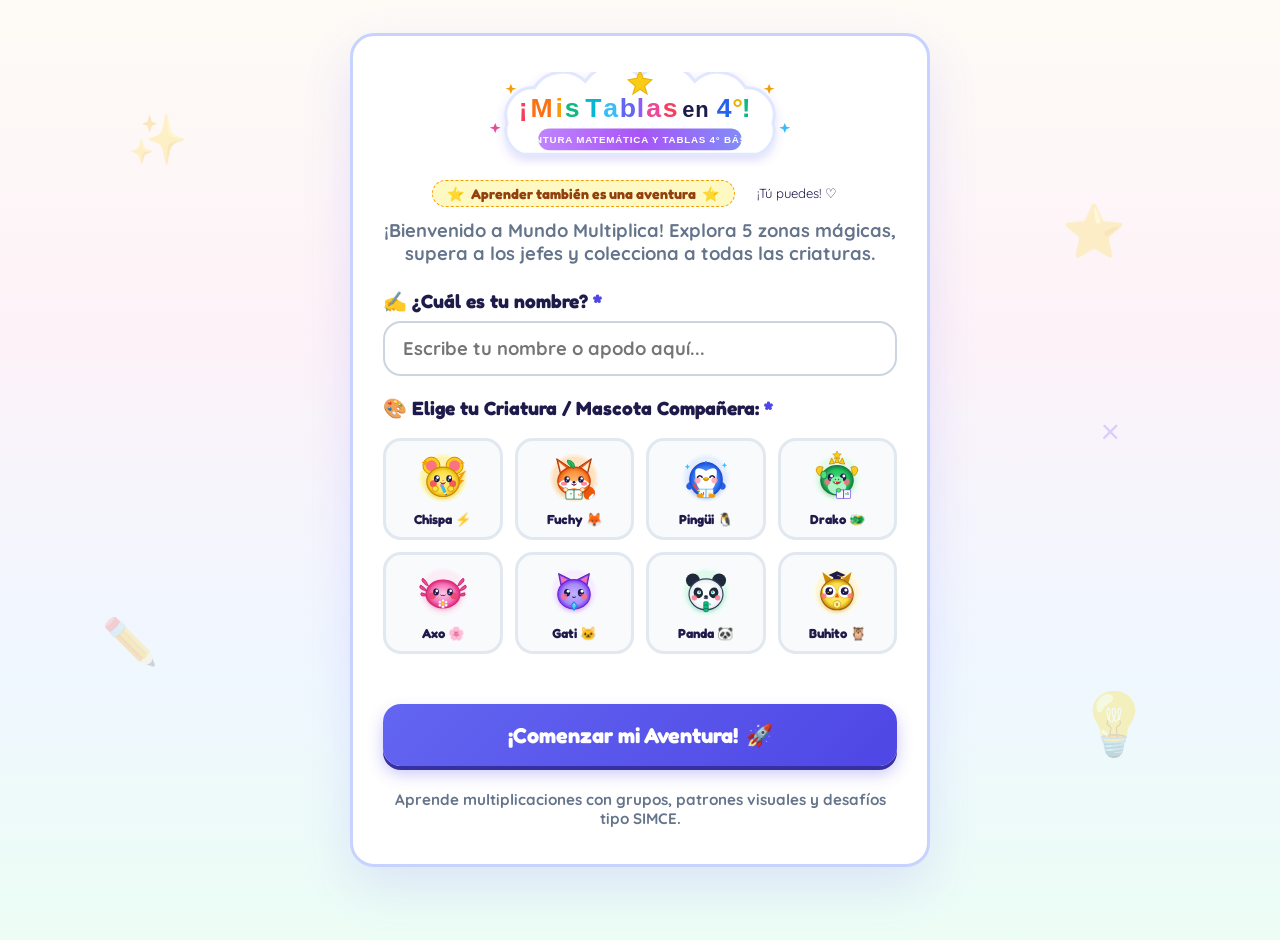
<file: MisTablas/Sistema/index.html>
<!DOCTYPE html>
<html lang="es">
<head>
  <meta charset="UTF-8">
  <meta name="viewport" content="width=device-width, initial-scale=1.0">
  <meta name="theme-color" content="#4f46e5">
  <meta name="apple-mobile-web-app-capable" content="yes">
  <meta name="apple-mobile-web-app-status-bar-style" content="black-translucent">
  <link rel="manifest" href="manifest.json">
  <title>Mundo Multiplica | Mis Tablas en 4° Básico</title>
  <link rel="icon" type="image/svg+xml" href="IMAGEN/star.svg">
  <link rel="stylesheet" href="CSS/style.css">
</head>
<body>

  <!-- Floating kawaii mathematics background elements -->
  <div class="floating-math-bg">
    <span class="floating-math-item" style="top: 10%; left: 6%; font-size: 2.8rem; color: #f59e0b;">✨</span>
    <span class="floating-math-item" style="top: 60%; left: 4%; font-size: 2.4rem; color: #38bdf8; animation-delay: 2s;">✏️</span>
    <span class="floating-math-item" style="top: 18%; right: 7%; font-size: 3rem; color: #ec4899; animation-delay: 4s;">⭐</span>
    <span class="floating-math-item" style="top: 72%; right: 5%; font-size: 3.2rem; color: #10b981; animation-delay: 1s;">💡</span>
    <span class="floating-math-item" style="top: 42%; left: 90%; font-size: 2.6rem; color: #8b5cf6; animation-delay: 3s;">×</span>
    <span class="floating-math-item" style="top: 85%; left: 45%; font-size: 2.8rem; color: #f97316; animation-delay: 5s;">123</span>
  </div>

  <!-- Top Navigation & Header -->
  <header class="app-header">
    <div class="header-content">
      
      <!-- Brand Logo -->
      <div class="brand-wrapper" onclick="window.misTablasApp.switchMainTab('adventure')">
        <img src="IMAGEN/logo.svg" alt="Mundo Multiplica en 4° Básico" class="brand-logo-img">
      </div>

      <!-- Quick Stats Pills (Level, Streak, Score, Stars, Profile) -->
      <div class="header-stats">
        
        <!-- Nivel del Entrenador -->
        <div class="stat-pill level" title="Nivel del Estudiante">
          <span>👑</span>
          <span id="statLevelVal">Nivel 1</span>
        </div>

        <!-- Racha de Días -->
        <div class="stat-pill streak" title="Racha de Días de Práctica">
          <span>🔥</span>
          <span id="statStreakDaysVal">3 días</span>
        </div>

        <!-- Monedas / Puntos -->
        <div class="stat-pill score" title="Monedas Acumuladas">
          <img src="IMAGEN/coin.svg" alt="Moneda" style="width: 20px; height: 20px;">
          <span id="statScoreVal">0</span>
          <span style="font-size: 0.75rem; color: #b45309;">pts</span>
        </div>

        <!-- Estrellas -->
        <div class="stat-pill stars" title="Estrellas Recolectadas">
          <span>★</span>
          <span id="statStarsVal">0</span>
        </div>

        <!-- Student Profile Widget -->
        <div class="user-profile-badge">
          <div class="user-avatar-mini">
            <img id="headerAvatarImg" src="IMAGEN/avatar1.svg" alt="Avatar">
          </div>
          <div class="user-info-text">
            <span class="user-name-label" id="headerStudentName">Estudiante</span>
            <span class="user-grade-tag">4° Básico</span>
          </div>
        </div>

        <!-- Audio toggle & Logout -->
        <button type="button" class="btn btn-secondary btn-icon" id="btnMuteToggle" title="Sonido">🔊</button>
        <button type="button" class="btn btn-secondary btn-icon" id="btnLogout" title="Cambiar de Estudiante" style="color: #ef4444;">🚪</button>

      </div>
    </div>
  </header>

  <!-- Main Workspace Container -->
  <main class="container">

    <!-- Mascot Greeting Banner with "Continuar Aventura" -->
    <section class="mascot-greeting-banner">
      <div class="greeting-text-box">
        <h2>
          <span>👋</span> 
          ¡Hola, <span id="bannerStudentName" style="color: #4f46e5;">Campeón</span>! 
          <span>🌟</span>
        </h2>
        <p>Bienvenido al <strong>Mundo Multiplica</strong>. ¡Aprende el secreto de las tablas, supera desafíos y colecciona criaturas!</p>
        
        <div style="display: flex; gap: 12px; align-items: center; flex-wrap: wrap; margin-top: 10px;">
          <button type="button" class="btn btn-primary" id="btnContinueAdventure" style="font-size: 1.15rem; padding: 12px 24px;">
            <span>▶ Continuar Aventura</span> 🚀
          </button>
          <div class="cute-ribbon-pill" id="btnGuideBannerPill" style="cursor:pointer;" title="Toca para ver la guía didáctica">
            <span>💡</span> ¿Por qué 3 × 4 = 12? ¡Toca aquí! <span>✨</span>
          </div>
        </div>
      </div>

      <div class="progress-bar-wrapper">
        <div class="progress-track">
          <div class="progress-fill" id="globalProgressBar"></div>
        </div>
        <div class="progress-track-label">
          <span>Progreso General del Mundo</span>
          <span id="globalProgressText">0%</span>
        </div>
      </div>
    </section>

    <!-- =========================================================================
         BARRA DE NAVEGACIÓN SUPERIOR (Píldoras Centrales Kawaii)
         ========================================================================= -->
    <nav class="main-nav-bar" aria-label="Navegación de Secciones">
      <button type="button" class="nav-tab-btn active" data-tab="adventure">
        <span>🗺️</span> <span>Aventura (Zonas)</span>
      </button>

      <button type="button" class="nav-tab-btn" data-tab="guide" style="border-color:#fde047; background:#fffbeb; color:#92400e;">
        <span>💡</span> <span>¿Qué es Multiplicar?</span>
      </button>

      <button type="button" class="nav-tab-btn" data-tab="tables">
        <span>🌟</span> <span>Aprender Tablas (2 al 10)</span>
      </button>

      <button type="button" class="nav-tab-btn" data-tab="games">
        <span>🎮</span> <span>Minijuegos</span>
      </button>

      <button type="button" class="nav-tab-btn" data-tab="daily">
        <span>⚡</span> <span>Desafío Diario</span>
      </button>

      <button type="button" class="nav-tab-btn" data-tab="collection">
        <span>📖</span> <span>Colección</span>
      </button>

      <button type="button" class="nav-tab-btn" data-tab="simce">
        <span>📝</span> <span>Ensayo SIMCE</span>
      </button>
    </nav>

    <!-- =======================================================================
         SECCIÓN 1: AVENTURA (MAPA DE LAS 5 ZONAS)
         ======================================================================= -->
    <section id="section-adventure" class="view-section active">
      <div class="section-header-box">
        <h2><span>🗺️</span> Mapa de Zonas: Mundo Multiplica</h2>
        <p>Avanza por cada región temática para liberar a sus mascotas, aprender sus trucos y desafiar al Jefe de Zona.</p>
      </div>

      <!-- Map Zones Grid -->
      <div class="map-zones-grid" id="adventureZonesGrid"></div>
    </section>

    <!-- =======================================================================
         SECCIÓN 2: GUÍA MAESTRA "¿QUÉ ES MULTIPLICAR Y POR QUÉ 3 × 4 = 12?"
         ======================================================================= -->
    <section id="section-guide" class="view-section">
      <div class="section-header-box">
        <h2><span>💡</span> El Secreto de la Multiplicación: Paso a Paso</h2>
        <p>Aprende de forma simple y visual. Descubre por qué multiplicar es una suma rápida y divertida de grupos iguales.</p>
      </div>

      <div id="masterGuideContent"></div>
    </section>

    <!-- =======================================================================
         SECCIÓN 3: APRENDER TABLAS (DEL 2 AL 10 EN TARJETAS INDIVIDUALES)
         ======================================================================= -->
    <section id="section-tables" class="view-section">
      <div class="section-header-box">
        <h2><span>🌟</span> Aprender y Practicar Tablas del 2 al 10</h2>
        <p>Toca cualquier tabla para aprender con su mascota, ver sus grupos de objetos animados, descubrir su truco y ganar 3 estrellas.</p>
      </div>

      <!-- Tables Grid -->
      <div class="tables-grid" id="tablesGrid"></div>
    </section>

    <!-- =======================================================================
         SECCIÓN 4: MINIJUEGOS DINÁMICOS DE ACCIÓN Y COMPRENSIÓN
         ======================================================================= -->
    <section id="section-games" class="view-section">
      <div class="section-header-box">
        <h2><span>🎮</span> Minijuegos Interactivos de Comprensión y Acción</h2>
        <p>¡Aquí las multiplicaciones forman parte de la aventura! Construye grupos, atrapa en el río, combate monstruos y corre por la pista.</p>
      </div>

      <div class="games-action-grid">
        
        <!-- 1. Tiro al Blanco Matemático (Puntería y Reflejos Kawaii) -->
        <article class="game-action-card" data-game="target" style="border-color: #f59e0b;">
          <div>
            <div class="game-action-badge" style="background: #fefce8; color: #b45309;">🎯</div>
            <h3 class="game-action-title">1. Tiro al Blanco</h3>
            <p class="game-action-desc">¡Apunta a la diana con la respuesta correcta! Dispara estrellas mágicas que explotan en chispas de oro y confeti.</p>
          </div>
          <button type="button" class="btn btn-accent btn-sm">¡Disparar! ➔</button>
        </article>

        <!-- 2. Atrapa-Burbujas en el Río Mágico (Físicas en Tiempo Real) -->
        <article class="game-action-card" data-game="catch" style="border-color: #0284c7;">
          <div>
            <div class="game-action-badge" style="background: #f0f9ff; color: #0284c7;">🌊</div>
            <h3 class="game-action-title">2. Atrapa en el Río</h3>
            <p class="game-action-desc">Las burbujas con números flotan y rebotan por la corriente en tiempo real. ¡Apunta y atrapa la respuesta correcta antes de que escape!</p>
          </div>
          <button type="button" class="btn btn-primary btn-sm" style="background:#0284c7; border:none;">¡Atrapar! ➔</button>
        </article>

        <!-- 3. Batalla Épica RPG de Criaturas -->
        <article class="game-action-card" data-game="battle" style="border-color: #818cf8;">
          <div>
            <div class="game-action-badge" style="background: #eef2ff; color: #4f46e5;">⚔️</div>
            <h3 class="game-action-title">3. Batalla de Criaturas</h3>
            <p class="game-action-desc">Lanza hechizos y ataques mágicos con multiplicaciones. ¡Logra rachas para activar ataques especiales con doble daño!</p>
          </div>
          <button type="button" class="btn btn-primary btn-sm">¡Luchar! ➔</button>
        </article>

        <!-- 4. Carrera Matemática Turbo -->
        <article class="game-action-card" data-game="race" style="border-color: #ea580c;">
          <div>
            <div class="game-action-badge" style="background: #fff7ed; color: #ea580c;">🏎️</div>
            <h3 class="game-action-title">4. Carrera Matemática</h3>
            <p class="game-action-desc">¡Duelo de velocidad en la pista! Responde rápido para encender el fuego nitro 🚀 y llegar primero a la meta.</p>
          </div>
          <button type="button" class="btn btn-primary btn-sm" style="background:#ea580c; border:none;">¡Correr! ➔</button>
        </article>

        <!-- 5. Memoria Mágica 3D -->
        <article class="game-action-card" data-game="memory" style="border-color: #3b82f6;">
          <div>
            <div class="game-action-badge" style="background: #eff6ff; color: #2563eb;">🃏</div>
            <h3 class="game-action-title">5. Memoria Mágica 3D</h3>
            <p class="game-action-desc">Cartas 3D con giro suave. Encuentra la pareja que conecta la multiplicación con su resultado exacto.</p>
          </div>
          <button type="button" class="btn btn-primary btn-sm" style="background:#2563eb; border:none;">¡Emparejar! ➔</button>
        </article>

        <!-- 6. El Impostor Matemático -->
        <article class="game-action-card" data-game="impostor" style="border-color: #ef4444;">
          <div>
            <div class="game-action-badge" style="background: #fef2f2; color: #dc2626;">🕵️</div>
            <h3 class="game-action-title">6. El Impostor Matemático</h3>
            <p class="game-action-desc">¡Pensamiento crítico! Aparecen 4 operaciones y una de ellas tiene una trampa falsa. ¡Descubre al impostor!</p>
          </div>
          <button type="button" class="btn btn-primary btn-sm" style="background:#ef4444; border:none;">¡Investigar! ➔</button>
        </article>

        <!-- 7. Combo Relámpago (60 Segundos) -->
        <article class="game-action-card" data-game="combo" style="border-color: #f59e0b;">
          <div>
            <div class="game-action-badge" style="background: #fffbeb; color: #b45309;">⚡</div>
            <h3 class="game-action-title">7. Combo Relámpago</h3>
            <p class="game-action-desc">60 segundos de adrenalina pura. Responde multiplicaciones seguidas para multiplicar tus puntos en Combo x2, x3 y x4.</p>
          </div>
          <button type="button" class="btn btn-accent btn-sm">¡A toda velocidad! ➔</button>
        </article>

      </div>
    </section>

    <!-- =======================================================================
         SECCIÓN 5: DESAFÍO DIARIO (Para Mantener la Racha)
         ======================================================================= -->
    <section id="section-daily" class="view-section">
      <div class="section-header-box">
        <h2><span>⚡</span> Desafío Diario de Mundo Multiplica</h2>
        <p>Completa tu reto de hoy para mantener activa tu racha de días consecutivos y ganar monedas extra.</p>
      </div>

      <div style="background:#ffffff; border-radius:28px; padding:36px; border:4px solid #fde047; max-width:680px; margin:0 auto; text-align:center; box-shadow:var(--shadow-card);">
        <div style="font-size:4rem; margin-bottom:8px;">🔥</div>
        <h3 style="font-size:2rem; color:#1e1b4b; margin-bottom:6px;">Misión del Día</h3>
        <div class="cute-ribbon-pill" style="font-size:1.1rem; margin-bottom:16px;">
          Racha actual: <span style="font-weight:900;">3 días seguidos</span> 🔥
        </div>
        <p style="font-size:1.15rem; color:#64748b; font-weight:600; line-height:1.5; margin-bottom:24px;">
          Resuelve la ronda relámpago diaria de operaciones para ganar <strong>+300 Monedas Doradas 🪙</strong> y asegurar tu racha de hoy.
        </p>

        <button type="button" class="btn btn-accent" id="btnStartDailyChallenge" style="font-size:1.3rem; padding:18px 36px;">
          <span>¡Jugar Desafío Diario!</span> ⚡
        </button>
      </div>
    </section>

    <!-- =======================================================================
         SECCIÓN 6: COLECCIÓN DE CRIATURAS (ÁLBUM / POKÉDEX KAWAII)
         ======================================================================= -->
    <section id="section-collection" class="view-section">
      <div class="section-header-box">
        <h2><span>📖</span> Álbum de Colección de Criaturas</h2>
        <p>¡Colecciona a las 9 mascotas del Mundo Multiplica! Cada criatura se desbloquea al aprender y dominar su tabla.</p>
      </div>

      <div class="collection-grid" id="collectionGrid"></div>
    </section>

    <!-- =======================================================================
         SECCIÓN 7: ENSAYO SIMCE
         ======================================================================= -->
    <section id="section-simce" class="view-section">
      
      <!-- 1. Pantalla de Bloqueo (Se muestra si faltan tablas por completar) -->
      <div id="simceLockedScreen" class="simce-locked-card" style="display: none;">
        <div class="simce-lock-header">
          <div class="simce-lock-icon-wrap">
            <span class="simce-big-lock-icon">🔒</span>
            <div class="simce-lock-pulse-ring"></div>
          </div>
          <span class="simce-lock-status-badge">DESAFÍO FINAL BLOQUEADO</span>
          <h2 class="simce-lock-title">Ensayo Matemático Tipo SIMCE 4° Básico</h2>
          <p class="simce-lock-description">
            ¡Esta es la gran evaluación final de Mundo Multiplica! Para desbloquear el Ensayo SIMCE oficial, 
            primero debes <strong>completar y dominar las 9 tablas de multiplicar (del 2 al 10)</strong>.
          </p>
        </div>

        <!-- Barra de Progreso hacia el Desbloqueo -->
        <div class="simce-unlock-progress-box">
          <div class="simce-progress-header">
            <span>Requisito para Desbloquear el Ensayo:</span>
            <strong id="simceUnlockCountText">0 de 9 Tablas Dominadas (0%)</strong>
          </div>
          <div class="simce-unlock-progress-bar-bg">
            <div class="simce-unlock-progress-bar-fill" id="simceUnlockProgressFill" style="width: 0%;"></div>
          </div>
        </div>

        <!-- Mosaico interactivo de las 9 tablas requeridas -->
        <div class="simce-tables-checklist-header">
          <span>📋</span> Estado de tus 9 Tablas Requeridas:
        </div>
        <div class="simce-tables-checklist" id="simceTablesChecklist">
          <!-- Se llena dinámicamente con badges de tablas completadas vs pendientes -->
        </div>

        <!-- Botones de Acción -->
        <div class="simce-lock-actions">
          <button type="button" class="btn btn-primary" id="btnGoUnlockTables" style="font-size: 1.15rem; padding: 14px 32px;">
            <span>🚀 ¡Ir a Dominar Tablas Pendientes!</span>
          </button>
        </div>

        <!-- Barra de Acceso Rápido para Docente / Evaluador -->
        <div class="simce-teacher-unlock-panel">
          <div class="teacher-panel-info">
            <span style="font-size: 1.4rem;">🔑</span>
            <div>
              <strong style="color: #1e1b4b; font-size: 0.95rem;">Modo Docente / Evaluación de Proyecto:</strong>
              <p style="font-size: 0.85rem; color: #64748b; margin: 2px 0 0;">¿Deseas evaluar o probar el Ensayo SIMCE ahora sin jugar las 9 tablas?</p>
            </div>
          </div>
          <button type="button" class="btn btn-warning btn-sm" id="btnTeacherUnlockToggle" style="font-weight: 800;">
            🔓 Desbloquear Ahora (Modo Evaluación)
          </button>
        </div>
      </div>

      <!-- 2. Pantalla de Introducción (Cuando el Ensayo está Desbloqueado) -->
      <div id="simceIntroScreen" class="simce-main-card" style="text-align: center; max-width: 820px; margin: 0 auto;">
        <div>
          <div id="simceUnlockedNotice" class="simce-unlocked-banner" style="display: none;">
            🎉 ¡FELICITACIONES! Has dominado todas las tablas requeridas. ¡El Ensayo SIMCE está Desbloqueado!
          </div>
          <div id="simceTeacherRelockWrap" style="margin-bottom: 20px; display: none;">
            <button type="button" class="btn btn-secondary btn-sm" id="btnSimceRelockTeacher" style="font-weight: 700; font-size: 0.85rem;">
              🔒 Volver a Bloquear Ensayo (Modo Normal)
            </button>
          </div>
          <img src="IMAGEN/simce_badge.svg" alt="SIMCE 4° Básico" style="width: 110px; height: 110px; margin: 0 auto 16px; display: block; animation: floatKawaii 3s ease-in-out infinite;">
          <h2 style="font-size: 2.2rem; color: #1e1b4b; margin-bottom: 8px;">Ensayo Matemático Tipo SIMCE</h2>
          <div class="cute-ribbon-pill" style="font-size: 0.95rem; margin-bottom: 16px;">
            EVALUACIÓN NACIONAL • 4° AÑO BÁSICO • MATEMÁTICA
          </div>
          <p style="font-size: 1.15rem; color: #475569; font-weight: 600; line-height: 1.6; max-width: 660px; margin: 0 auto 24px;">
            Este ensayo contiene <strong>10 situaciones reales</strong> cercanas a tu vida escolar: 
            compras en el quiosco, grupos en el aula, huerto escolar, salidas en furgón y kermesse.
          </p>

          <button type="button" class="btn btn-primary" id="btnStartSimce" style="font-size: 1.3rem; padding: 18px 40px;">
            <span>¡Comenzar Ensayo SIMCE!</span> 🚀
          </button>
        </div>
      </div>

      <!-- Testing Container -->
      <div id="simceTestingContainer" style="display: none;">
        <div class="simce-layout">
          
          <aside class="simce-sidebar">
            <div style="text-align: center; margin-bottom: 16px; padding-bottom: 12px; border-bottom: 2px solid #f1f5f9;">
              <h4 style="font-size: 1.15rem; color: #1e1b4b;">Preguntas del Ensayo</h4>
              <div class="cute-ribbon-pill" id="simceTimerDisplay" style="margin-top: 8px;">⏱️ 00:00</div>
            </div>

            <div class="simce-grid-nav" id="simceNavGrid"></div>

            <div style="text-align: center; margin-bottom: 16px; font-size: 0.95rem; font-weight: 800; color: #475569;">
              Respondidas: <span id="simceAnsweredCount" style="color: #10b981;">0 de 10</span>
            </div>

            <div style="margin-top: 20px;">
              <button type="button" class="btn btn-success" id="simceBtnFinish" style="width: 100%; font-size: 1.05rem;">
                ✓ Finalizar Ensayo
              </button>
            </div>
          </aside>

          <div class="simce-main-card">
            <div>
              <div style="display: flex; justify-content: space-between; align-items: center; margin-bottom: 20px; padding-bottom: 12px; border-bottom: 2px solid #f1f5f9;">
                <span class="cute-ribbon-pill" id="simceQBadge" style="background:#e0e7ff; color:#3730a3; border-color:#818cf8;">Pregunta 1 de 10</span>
                <span class="classroom-note-badge" id="simceContextTag">Contexto</span>
              </div>

              <div class="simce-problem-text" id="simceProblemText">
                Cargando problema contextualizado...
              </div>

              <div class="simce-options-list" id="simceOptionsList"></div>
            </div>

            <div style="display: flex; justify-content: space-between; border-top: 2px solid #f1f5f9; padding-top: 20px; flex-wrap: wrap; gap: 12px;">
              <button type="button" class="btn btn-secondary" id="simceBtnPrev">⬅ Anterior</button>
              <button type="button" class="btn btn-primary" id="simceBtnNext">Siguiente ➔</button>
            </div>
          </div>

        </div>
      </div>

      <div id="simceResultScreen" style="display: none;"></div>
    </section>

  </main>

  <!-- =========================================================================
       MODAL 1: LABORATORIO Y APRENDIZAJE DE LA TABLA
       ========================================================================= -->
  <div class="modal-overlay" id="tableModalOverlay">
    <div class="modal-window">
      
      <div class="modal-header">
        <div class="modal-title-box">
          <div class="modal-creature-mini">
            <img id="tableModalCreatureImg" src="IMAGEN/creature2.svg" alt="Mascota">
          </div>
          <div>
            <span id="tableModalBadge" class="cute-ribbon-pill" style="font-size:0.75rem; padding:3px 10px; color:#ffffff;">TABLA</span>
            <h3 id="tableModalTitle" style="font-size: 1.45rem; color: #1e1b4b; margin-top: 2px;">Exploración de la Tabla</h3>
          </div>
        </div>
        <button type="button" class="modal-close-btn" id="tableModalClose" title="Cerrar ventana">✕</button>
      </div>

      <div class="modal-body">
        
        <div class="table-play-tabs">
          <button type="button" class="table-play-tab active" id="tabExplore">
            💡 Paso a Paso con la Mascota
          </button>
          <button type="button" class="table-play-tab" id="tabCards">
            ✨ Tarjetas Mágicas (Ver Secreto)
          </button>
          <button type="button" class="table-play-tab" id="tabPractice">
            ⭐ Desafío Interactivo (Gana Estrellas)
          </button>
        </div>

        <!-- Vista 1: Exploración Paso a Paso -->
        <div id="viewExplore">
          <div style="text-align: center; margin-bottom: 12px; font-weight: 700; color: #64748b; font-size: 1.05rem;">
            Avanza paso a paso para ver cómo se agrupa cada número:
          </div>

          <div class="multiplier-bar" id="multiplierBar"></div>

          <div class="copisi-display-card">
            <div class="copisi-formula-title" id="copisiFormula">6 × 3 = 18</div>
            <div class="copisi-repeated-addition" id="copisiAddition">6 + 6 + 6 = 18 (3 veces 6)</div>
            <p id="copisiMeaningText" style="font-size:1.05rem; color:#475569; font-weight:700; max-width:620px; margin:0 auto 12px;"></p>
            
            <div style="font-weight: 800; color: #0369a1; font-size: 1.05rem; margin-top: 14px;">
              📦 Grupos y Objetos de Colección:
            </div>
            <div class="visual-groups-container" id="visualGroups"></div>
          </div>

          <div class="number-line-container">
            <div style="font-weight: 800; font-size: 1rem; color: #4338ca; margin-bottom: 8px;">
              🐇 Saltos Iguales en la Recta Numérica:
            </div>
            <div class="number-line-track" id="numberLineTrack"></div>
          </div>

          <div class="secret-pattern-box">
            <div class="secret-pattern-icon">💡</div>
            <div class="secret-pattern-text">
              <h4 id="patternHeading">¡Patrón Secreto y Truco de la Mascota!</h4>
              <p id="patternText">Cargando patrón...</p>
              <p id="trickText" style="margin-top: 6px; font-weight: 700; color: #b45309;">Cargando truco...</p>
              <p id="tableMeaningDesc" style="margin-top: 6px; font-size:0.92rem; color:#475569; font-style:italic;"></p>
            </div>
          </div>
        </div>

        <!-- Vista 2: Tarjetas Mágicas 3D -->
        <div id="viewCards" style="display: none;"></div>

        <!-- Vista 3: Práctica Interactiva -->
        <div id="viewPractice" style="display: none;">
          <div class="practice-container" id="practiceContainer"></div>
        </div>

      </div>
    </div>
  </div>

  <!-- =========================================================================
       MODAL 2: GAME ARENA (Pantalla de Juegos)
       ========================================================================= -->
  <div class="game-arena-overlay" id="gameArenaOverlay">
    <div class="game-arena-header">
      <div class="arena-title-box">
        <h3 id="arenaTitle">Título del Juego</h3>
      </div>
      <div class="arena-stats-bar">
        <div class="arena-stat score" id="arenaScore">0 pts</div>
        <div class="arena-stat streak" id="arenaStreak">0 racha</div>
        <button type="button" class="modal-close-btn" id="arenaCloseBtn" title="Salir del juego" style="background:#334155; color:#ffffff;">✕</button>
      </div>
    </div>
    <div class="game-arena-body" id="arenaBody"></div>
  </div>

  <!-- Scripts -->
  <script src="JS/tables.js"></script>
  <script src="JS/games.js"></script>
  <script src="JS/simce.js"></script>
  <script src="JS/app.js"></script>
</body>
</html>
</file>
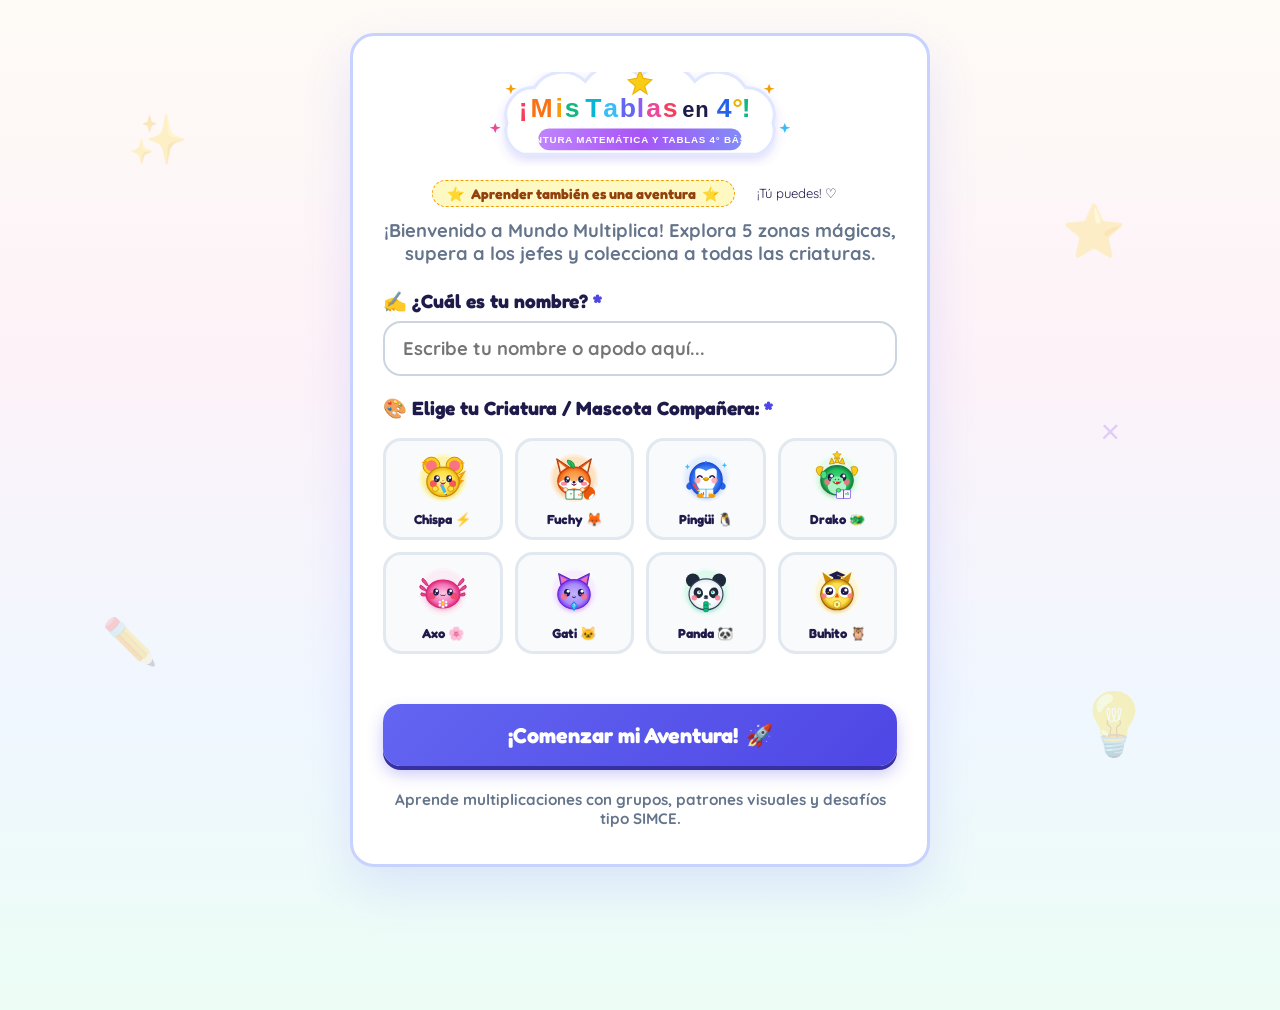
<file: MisTablas/MISTABLAS-main/MisTablas/Sistema/index.html>
<!DOCTYPE html>
<html lang="es">
<head>
  <meta charset="UTF-8">
  <meta name="viewport" content="width=device-width, initial-scale=1.0">
  <meta name="theme-color" content="#4f46e5">
  <meta name="apple-mobile-web-app-capable" content="yes">
  <meta name="apple-mobile-web-app-status-bar-style" content="black-translucent">
  <link rel="manifest" href="manifest.json">
  <title>Mundo Multiplica | Mis Tablas en 4° Básico</title>
  <link rel="icon" type="image/svg+xml" href="IMAGEN/star.svg">
  <link rel="stylesheet" href="CSS/style.css">
</head>
<body>

  <!-- Floating kawaii mathematics background elements -->
  <div class="floating-math-bg">
    <span class="floating-math-item" style="top: 10%; left: 6%; font-size: 2.8rem; color: #f59e0b;">✨</span>
    <span class="floating-math-item" style="top: 60%; left: 4%; font-size: 2.4rem; color: #38bdf8; animation-delay: 2s;">✏️</span>
    <span class="floating-math-item" style="top: 18%; right: 7%; font-size: 3rem; color: #ec4899; animation-delay: 4s;">⭐</span>
    <span class="floating-math-item" style="top: 72%; right: 5%; font-size: 3.2rem; color: #10b981; animation-delay: 1s;">💡</span>
    <span class="floating-math-item" style="top: 42%; left: 90%; font-size: 2.6rem; color: #8b5cf6; animation-delay: 3s;">×</span>
    <span class="floating-math-item" style="top: 85%; left: 45%; font-size: 2.8rem; color: #f97316; animation-delay: 5s;">123</span>
  </div>

  <!-- Top Navigation & Header -->
  <header class="app-header">
    <div class="header-content">
      
      <!-- Brand & Cloud Logo -->
      <div class="brand-wrapper" onclick="window.misTablasApp.switchMainTab('adventure')">
        <img src="IMAGEN/logo.svg" alt="Mundo Multiplica en 4° Básico" class="brand-logo-img">
      </div>

      <!-- Quick Stats Pills (Level, Streak Days, Coins, Stars) -->
      <div class="header-stats">
        
        <!-- Nivel del Entrenador -->
        <div class="stat-pill level" title="Nivel del Estudiante">
          <span>👑</span>
          <span id="statLevelVal">Nivel 1</span>
        </div>

        <!-- Racha de Días -->
        <div class="stat-pill streak" title="Racha de Días de Práctica">
          <span>🔥</span>
          <span id="statStreakDaysVal">3 días</span>
        </div>

        <!-- Monedas / Puntos -->
        <div class="stat-pill score" title="Monedas Acumuladas">
          <img src="IMAGEN/coin.svg" alt="Moneda" style="width: 20px; height: 20px;">
          <span id="statScoreVal">0</span>
          <span style="font-size: 0.75rem; color: #b45309;">pts</span>
        </div>

        <!-- Estrellas -->
        <div class="stat-pill stars" title="Estrellas Recolectadas">
          <span>★</span>
          <span id="statStarsVal">0</span>
        </div>

        <!-- Student Profile Widget -->
        <div class="user-profile-badge">
          <div class="user-avatar-mini">
            <img id="headerAvatarImg" src="IMAGEN/avatar1.svg" alt="Avatar">
          </div>
          <div class="user-info-text">
            <span class="user-name-label" id="headerStudentName">Estudiante</span>
            <span class="user-grade-tag">4° Básico</span>
          </div>
        </div>

        <!-- Audio toggle & Logout -->
        <button type="button" class="btn btn-secondary btn-icon" id="btnMuteToggle" title="Sonido">🔊</button>
        <button type="button" class="btn btn-secondary btn-icon" id="btnLogout" title="Cambiar de Estudiante" style="color: #ef4444;">🚪</button>

      </div>
    </div>
  </header>

  <!-- Main Workspace Container -->
  <main class="container">

    <!-- Mascot Greeting Banner with "Continuar Aventura" -->
    <section class="mascot-greeting-banner">
      <div class="greeting-text-box">
        <h2>
          <span>👋</span> 
          ¡Hola, <span id="bannerStudentName" style="color: #4f46e5;">Campeón</span>! 
          <span>🌟</span>
        </h2>
        <p>Bienvenido al <strong>Mundo Multiplica</strong>. ¡Explora las 5 zonas, vence a los jefes y colecciona criaturas!</p>
        
        <div style="display: flex; gap: 12px; align-items: center; flex-wrap: wrap; margin-top: 10px;">
          <button type="button" class="btn btn-primary" id="btnContinueAdventure" style="font-size: 1.15rem; padding: 12px 24px;">
            <span>▶ Continuar Aventura</span> 🚀
          </button>
          <button type="button" class="btn btn-accent" id="btnBannerMonster" style="font-size: 1.05rem; padding: 12px 20px; background: linear-gradient(135deg, #ec4899 0%, #8b5cf6 100%);">
            <span>🎨 Crea tu Monstruo (Post-SIMCE)</span> 👾
          </button>
          <div class="cute-ribbon-pill">
            <span>⭐</span> Aprender también es una aventura <span>⭐</span>
          </div>
        </div>
      </div>

      <div class="progress-bar-wrapper">
        <div class="progress-track">
          <div class="progress-fill" id="globalProgressBar"></div>
        </div>
        <div class="progress-track-label">
          <span>Progreso General del Mundo</span>
          <span id="globalProgressText">0%</span>
        </div>
      </div>
    </section>

    <!-- =======================================================================
         SECCIÓN 1: AVENTURA (MAPA DE LAS 5 ZONAS DEL MUNDO MULTIPLICA)
         ======================================================================= -->
    <section id="section-adventure" class="view-section active">
      <div class="section-header-box">
        <h2><span>🗺️</span> Mapa de Zonas: Mundo Multiplica</h2>
        <p>Avanza por cada región temática para liberar a sus mascotas, aprender sus trucos y desafiar al Jefe de Zona.</p>
      </div>

      <!-- Map Zones Grid -->
      <div class="map-zones-grid" id="adventureZonesGrid"></div>

      <!-- Quick tables grid drawer (for individual tables 2 to 10) -->
      <div style="margin-top: 36px;">
        <div class="section-header-box">
          <h3 style="font-size: 1.6rem; color: #1e1b4b;">🌟 Álbum Rápido de Tablas Individuales</h3>
          <p>Toca directamente cualquier tabla para repasarla o completar sus desafíos de 3 estrellas.</p>
        </div>
        <div class="tables-grid" id="tablesGrid"></div>
      </div>
    </section>

    <!-- =======================================================================
         SECCIÓN 2: LOS 10 JUEGOS DE ACCIÓN VISUAL
         ======================================================================= -->
    <section id="section-games" class="view-section">
      <div class="section-header-box">
        <h2><span>🎮</span> Los 10 Minijuegos de Acción y Diversión</h2>
        <p>¡Aquí las multiplicaciones son parte de la acción! Corre, ataca, salta, protege y abre cofres legendarios.</p>
      </div>

      <div class="games-action-grid">
        
        <!-- 1. Batalla de Criaturas -->
        <article class="game-action-card" data-game="battle" style="border-color: #818cf8;">
          <div>
            <div class="game-action-badge" style="background: #eef2ff; color: #4f46e5;">⚔️</div>
            <h3 class="game-action-title">1. Batalla de Criaturas</h3>
            <p class="game-action-desc">Ataca al monstruo rival respondiendo multiplicaciones. ¡Logra rachas para activar ataques especiales con doble daño!</p>
          </div>
          <button type="button" class="btn btn-primary btn-sm">¡Luchar! ➔</button>
        </article>

        <!-- 2. Atrapa al Monstruo Correcto -->
        <article class="game-action-card" data-game="catch" style="border-color: #f472b6;">
          <div>
            <div class="game-action-badge" style="background: #fdf2f8; color: #db2777;">🎈</div>
            <h3 class="game-action-title">2. Atrapa al Monstruo</h3>
            <p class="game-action-desc">Monstruos flotan con números encima. Cuando salga la operación, atrapa a la criatura que lleva el resultado antes de que escape.</p>
          </div>
          <button type="button" class="btn btn-primary btn-sm">¡Atrapar! ➔</button>
        </article>

        <!-- 3. Carrera Matemática -->
        <article class="game-action-card" data-game="race" style="border-color: #60a5fa;">
          <div>
            <div class="game-action-badge" style="background: #eff6ff; color: #2563eb;">🏎️</div>
            <h3 class="game-action-title">3. Carrera Matemática</h3>
            <p class="game-action-desc">¡Duelo de velocidad en la pista! Responde rápido para activar el turbo nitro 🚀 y llegar primero a la meta.</p>
          </div>
          <button type="button" class="btn btn-primary btn-sm">¡Correr! ➔</button>
        </article>

        <!-- 4. Camino Peligroso -->
        <article class="game-action-card" data-game="path" style="border-color: #38bdf8;">
          <div>
            <div class="game-action-badge" style="background: #f0f9ff; color: #0284c7;">🌉</div>
            <h3 class="game-action-title">4. Camino Peligroso</h3>
            <p class="game-action-desc">Cruza el río saltando sobre piedras que tienen números. Si te equivocas, tambaleas sin caerte para volver a intentarlo.</p>
          </div>
          <button type="button" class="btn btn-primary btn-sm">¡Cruzar! ➔</button>
        </article>

        <!-- 5. Defiende el Castillo -->
        <article class="game-action-card" data-game="defense" style="border-color: #c084fc;">
          <div>
            <div class="game-action-badge" style="background: #faf5ff; color: #7c3aed;">🏰</div>
            <h3 class="game-action-title">5. Defiende el Castillo</h3>
            <p class="game-action-desc">Monstruos marchan hacia la muralla con operaciones. Dispara el cañón con la respuesta exacta para detenerlos.</p>
          </div>
          <button type="button" class="btn btn-primary btn-sm">¡Defender! ➔</button>
        </article>

        <!-- 6. Memoria de Multiplicaciones -->
        <article class="game-action-card" data-game="memory" style="border-color: #34d399;">
          <div>
            <div class="game-action-badge" style="background: #ecfdf5; color: #059669;">🃏</div>
            <h3 class="game-action-title">6. Memoria de Multiplicaciones</h3>
            <p class="game-action-desc">Cartas 3D boca abajo. Encuentra la pareja entre la operación (ej. 8 × 6) y su resultado exacto (48).</p>
          </div>
          <button type="button" class="btn btn-primary btn-sm">¡Emparejar! ➔</button>
        </article>

        <!-- 7. Laboratorio de Criaturas -->
        <article class="game-action-card" data-game="lab" style="border-color: #a7f3d0;">
          <div>
            <div class="game-action-badge" style="background: #f0fdf4; color: #16a34a;">🧪</div>
            <h3 class="game-action-title">7. Laboratorio de Criaturas</h3>
            <p class="game-action-desc">Incuba un huevo mágico resolviendo multiplicaciones: añade color, ojos, alas y despierta a tu nueva mascota.</p>
          </div>
          <button type="button" class="btn btn-primary btn-sm">¡Incubar! ➔</button>
        </article>

        <!-- 8. Tesoro Perdido -->
        <article class="game-action-card" data-game="treasure" style="border-color: #facc15;">
          <div>
            <div class="game-action-badge" style="background: #fefce8; color: #b45309;">💎</div>
            <h3 class="game-action-title">8. Tesoro Perdido</h3>
            <p class="game-action-desc">Mapa secreto con 4 cofres cerrados con candados de multiplicación. ¡Ábrelos todos para ganar oro y gemas!</p>
          </div>
          <button type="button" class="btn btn-primary btn-sm">¡Abrir! ➔</button>
        </article>

        <!-- 9. Combo Relámpago -->
        <article class="game-action-card" data-game="combo" style="border-color: #fb923c;">
          <div>
            <div class="game-action-badge" style="background: #fff7ed; color: #c2410c;">⚡</div>
            <h3 class="game-action-title">9. Combo Relámpago</h3>
            <p class="game-action-desc">60 segundos de adrenalina pura. Responde multiplicaciones seguidas para multiplicar tus puntos en Combo x2, x3 y x4.</p>
          </div>
          <button type="button" class="btn btn-primary btn-sm">¡A toda velocidad! ➔</button>
        </article>

        <!-- 10. El Impostor Matemático -->
        <article class="game-action-card" data-game="impostor" style="border-color: #f87171;">
          <div>
            <div class="game-action-badge" style="background: #fef2f2; color: #dc2626;">🕵️</div>
            <h3 class="game-action-title">10. El Impostor Matemático</h3>
            <p class="game-action-desc">¡No solo calcular! Aparecen 4 operaciones y una de ellas tiene un error falso. ¡Encuentra al impostor!</p>
          </div>
          <button type="button" class="btn btn-primary btn-sm">¡Investigar! ➔</button>
        </article>

        <!-- 11. Crea tu Monstruo Multiplicador (Taller de Dibujo y Relajo Post-SIMCE) -->
        <article class="game-action-card" data-game="monster" style="border-color: #ec4899; background: linear-gradient(180deg, #ffffff 0%, #fdf2f8 100%);">
          <div>
            <div class="game-action-badge" style="background: #fdf2f8; color: #db2777;">🎨</div>
            <h3 class="game-action-title">11. Crea tu Monstruo</h3>
            <p class="game-action-desc">¡Actividad creativa y relajante post-SIMCE! Dibuja y personaliza a tu criatura mágica con 5 multiplicaciones entretenidas.</p>
          </div>
          <button type="button" class="btn btn-accent btn-sm" style="background: linear-gradient(135deg, #ec4899 0%, #8b5cf6 100%);">¡Dibujar! 🎨</button>
        </article>

      </div>
    </section>

    <!-- =======================================================================
         SECCIÓN 3: DESAFÍO DIARIO (Para Mantener la Racha)
         ======================================================================= -->
    <section id="section-daily" class="view-section">
      <div class="section-header-box">
        <h2><span>⚡</span> Desafío Diario de Mundo Multiplica</h2>
        <p>Completa tu reto de hoy para mantener activa tu racha de días consecutivos y ganar monedas extra.</p>
      </div>

      <div style="background:#ffffff; border-radius:28px; padding:36px; border:4px solid #fde047; max-width:680px; margin:0 auto; text-align:center; box-shadow:var(--shadow-card);">
        <div style="font-size:4rem; margin-bottom:8px;">🔥</div>
        <h3 style="font-size:2rem; color:#1e1b4b; margin-bottom:6px;">Misión del Día</h3>
        <div class="cute-ribbon-pill" style="font-size:1.1rem; margin-bottom:16px;">
          Racha actual: <span style="font-weight:900;">3 días seguidos</span> 🔥
        </div>
        <p style="font-size:1.15rem; color:#64748b; font-weight:600; line-height:1.5; margin-bottom:24px;">
          Resuelve la ronda relámpago diaria de operaciones para ganar <strong>+300 Monedas Doradas 🪙</strong> y asegurar tu racha de hoy.
        </p>

        <button type="button" class="btn btn-accent" id="btnStartDailyChallenge" style="font-size:1.3rem; padding:18px 36px;">
          <span>¡Jugar Desafío Diario!</span> ⚡
        </button>
      </div>
    </section>

    <!-- =======================================================================
         SECCIÓN 4: COLECCIÓN DE CRIATURAS (ÁLBUM / POKÉDEX KAWAII)
         ======================================================================= -->
    <section id="section-collection" class="view-section">
      <div class="section-header-box">
        <h2><span>📖</span> Álbum de Colección de Criaturas</h2>
        <p>¡Colecciona a las 9 mascotas del Mundo Multiplica! Cada criatura se desbloquea al aprender y dominar su tabla.</p>
      </div>

      <div class="collection-grid" id="collectionGrid"></div>
    </section>

    <!-- =======================================================================
         SECCIÓN 5: ENSAYO SIMCE (ACCESIBLE DESDE EL CASTILLO)
         ======================================================================= -->
    <section id="section-simce" class="view-section">
      
      <!-- Intro Screen -->
      <div id="simceIntroScreen" class="simce-main-card" style="text-align: center; max-width: 820px; margin: 0 auto;">
        <div>
          <img src="IMAGEN/simce_badge.svg" alt="SIMCE 4° Básico" style="width: 110px; height: 110px; margin: 0 auto 16px; display: block;">
          <h2 style="font-size: 2.2rem; color: #1e1b4b; margin-bottom: 8px;">Ensayo Matemático Tipo SIMCE</h2>
          <div class="cute-ribbon-pill" style="font-size: 0.95rem; margin-bottom: 16px;">
            EVALUACIÓN NACIONAL • 4° AÑO BÁSICO • MATEMÁTICA
          </div>
          <p style="font-size: 1.15rem; color: #475569; font-weight: 600; line-height: 1.6; max-width: 660px; margin: 0 auto 24px;">
            Este ensayo contiene <strong>10 situaciones reales</strong> cercanas a tu vida escolar: 
            compras en el quiosco, grupos en el aula, huerto escolar, salidas en furgón y kermesse.
          </p>

          <button type="button" class="btn btn-primary" id="btnStartSimce" style="font-size: 1.3rem; padding: 18px 40px;">
            <span>¡Comenzar Ensayo SIMCE!</span> 🚀
          </button>
        </div>
      </div>

      <!-- Testing Container -->
      <div id="simceTestingContainer" style="display: none;">
        <div class="simce-layout">
          
          <aside class="simce-sidebar">
            <div style="text-align: center; margin-bottom: 16px; padding-bottom: 12px; border-bottom: 2px solid #f1f5f9;">
              <h4 style="font-size: 1.15rem; color: #1e1b4b;">Preguntas del Ensayo</h4>
              <div class="cute-ribbon-pill" id="simceTimerDisplay" style="margin-top: 8px;">⏱️ 00:00</div>
            </div>

            <div class="simce-grid-nav" id="simceNavGrid"></div>

            <div style="text-align: center; margin-bottom: 16px; font-size: 0.95rem; font-weight: 800; color: #475569;">
              Respondidas: <span id="simceAnsweredCount" style="color: #10b981;">0 de 10</span>
            </div>

            <div style="margin-top: 20px;">
              <button type="button" class="btn btn-success" id="simceBtnFinish" style="width: 100%; font-size: 1.05rem;">
                ✓ Finalizar Ensayo
              </button>
            </div>
          </aside>

          <div class="simce-main-card">
            <div>
              <div style="display: flex; justify-content: space-between; align-items: center; margin-bottom: 20px; padding-bottom: 12px; border-bottom: 2px solid #f1f5f9;">
                <span class="cute-ribbon-pill" id="simceQBadge" style="background:#e0e7ff; color:#3730a3; border-color:#818cf8;">Pregunta 1 de 10</span>
                <span class="classroom-note-badge" id="simceContextTag">Contexto</span>
              </div>

              <div class="simce-problem-text" id="simceProblemText">
                Cargando problema contextualizado...
              </div>

              <div class="simce-options-list" id="simceOptionsList"></div>
            </div>

            <div style="display: flex; justify-content: space-between; border-top: 2px solid #f1f5f9; padding-top: 20px; flex-wrap: wrap; gap: 12px;">
              <button type="button" class="btn btn-secondary" id="simceBtnPrev">⬅ Anterior</button>
              <button type="button" class="btn btn-primary" id="simceBtnNext">Siguiente ➔</button>
            </div>
          </div>

        </div>
      </div>

      <div id="simceResultScreen" style="display: none;"></div>
    </section>

    <!-- =======================================================================
         SECCIÓN 6: CREA TU MONSTRUO MULTIPLICADOR (POST-SIMCE)
         ======================================================================= -->
    <section id="section-monster" class="view-section">
      
      <!-- Banner Superior de la Actividad -->
      <div class="monster-header-card">
        <div class="monster-header-content">
          <div class="cute-ribbon-pill" style="background:#fef08a; color:#854d0e; font-weight:800; margin-bottom:8px;">
            ⭐ TALLER CREATIVO & RELAJO POST-SIMCE • 4° BÁSICO ⭐
          </div>
          <h2 class="monster-main-title">
            <span>🎨</span> ¡Crea tu Monstruo Multiplicador! <span>👾</span>
          </h2>
          <p class="monster-sub-desc">
            ¡Hiciste un gran trabajo en el SIMCE! Ahora descansa tu mente, diviértete y diseña tu propia criatura inventada. 
            Resuelve estas <strong>5 multiplicaciones simples</strong> para saber qué partes tendrá tu dibujo:
          </p>
        </div>

        <div class="monster-header-actions">
          <button type="button" class="btn btn-secondary btn-sm" id="btnPrintBlankSheet" title="Imprimir hoja para pintar a mano con lápices">
            🖨️ Imprimir Ficha en Papel
          </button>
          <button type="button" class="btn btn-secondary btn-sm" id="btnShowMonsterExamples" title="Ver ejemplos de criaturas">
            ✨ Ver Ejemplos
          </button>
          <button type="button" class="btn btn-accent btn-sm" id="btnToggleConsignasPack" title="Cambiar a otro pack de operaciones">
            🎲 Cambiar Pack
          </button>
        </div>
      </div>

      <!-- Barra de Progreso y Consignas Rápidas -->
      <div class="monster-consignas-box">
        <div class="monster-consignas-header">
          <div class="consignas-title-tag">
            <span>📋</span> Las 5 Misiones de Multiplicación de tu Monstruo
          </div>
          <div class="monster-progress-pill" id="monsterProgressPill">
            🌟 Consignas listas: <strong>0 de 5</strong>
          </div>
        </div>

        <!-- Lista dinámica de consignas -->
        <div class="monster-consignas-grid" id="monsterConsignasList"></div>
      </div>

      <!-- Taller de Creación: Lienzo a la Izquierda, Ficha a la Derecha -->
      <div class="monster-workshop-grid">
        
        <!-- Columna Izquierda: Lienzo de Dibujo Digital -->
        <div class="monster-canvas-card">
          <div class="canvas-top-bar">
            <div style="font-family:'Fredoka',sans-serif; font-size:1.15rem; font-weight:800; color:#1e1b4b; display:flex; align-items:center; gap:8px;">
              <span>🖌️</span> Lienzo de Dibujo Libre
            </div>

            <div class="canvas-quick-tools">
              <button type="button" class="tool-btn active" id="toolBrushBtn" title="Pincel">✏️ Pincel</button>
              <button type="button" class="tool-btn" id="toolEraserBtn" title="Goma de Borrar">🧹 Goma</button>
              <button type="button" class="tool-btn" id="toolUndoBtn" title="Deshacer trazo">↩️ Deshacer</button>
              <button type="button" class="tool-btn danger" id="toolClearBtn" title="Borrar todo el lienzo">🗑️ Limpiar</button>
            </div>
          </div>

          <!-- Paleta de Colores y Tamaños -->
          <div class="canvas-palette-bar">
            <!-- Colores Kawaii -->
            <div class="swatches-container">
              <button type="button" class="monster-color-swatch active" data-color="#4f46e5" style="background:#4f46e5;" title="Morado"></button>
              <button type="button" class="monster-color-swatch" data-color="#0284c7" style="background:#0284c7;" title="Azul"></button>
              <button type="button" class="monster-color-swatch" data-color="#10b981" style="background:#10b981;" title="Verde"></button>
              <button type="button" class="monster-color-swatch" data-color="#f59e0b" style="background:#f59e0b;" title="Amarillo"></button>
              <button type="button" class="monster-color-swatch" data-color="#ea580c" style="background:#ea580c;" title="Naranja"></button>
              <button type="button" class="monster-color-swatch" data-color="#f43f5e" style="background:#f43f5e;" title="Rosa"></button>
              <button type="button" class="monster-color-swatch" data-color="#78350f" style="background:#78350f;" title="Marrón"></button>
              <button type="button" class="monster-color-swatch" data-color="#1e1b4b" style="background:#1e1b4b;" title="Negro"></button>
              <button type="button" class="monster-color-swatch" data-color="#ffffff" style="background:#ffffff; border:2px solid #cbd5e1;" title="Blanco"></button>
              <label class="custom-color-label" title="Elegir otro color">
                🎨
                <input type="color" id="customColorPicker" value="#4f46e5">
              </label>
            </div>

            <!-- Tamaños de Pincel -->
            <div class="brush-sizes-container">
              <span style="font-size:0.8rem; font-weight:800; color:#64748b;">Grosor:</span>
              <button type="button" class="brush-size-btn" data-size="4" title="Fino">Fino</button>
              <button type="button" class="brush-size-btn active" data-size="8" title="Medio">Medio</button>
              <button type="button" class="brush-size-btn" data-size="16" title="Grueso">Grueso</button>
              <button type="button" class="brush-size-btn" data-size="28" title="Relleno">Relleno</button>
            </div>
          </div>

          <!-- Barra de Estampas Divertidas (Sellitos instantáneos) -->
          <div class="canvas-stamps-bar">
            <span style="font-size:0.82rem; font-weight:800; color:#4338ca; white-space:nowrap;">✨ Estampas:</span>
            <div class="stamps-scroll">
              <button type="button" class="stamp-btn" data-stamp="👀" title="Estampar Ojos">👀 Ojos</button>
              <button type="button" class="stamp-btn" data-stamp="⭐" title="Estampar Estrellas">⭐ Estrella</button>
              <button type="button" class="stamp-btn" data-stamp="🦷" title="Estampar Dientes">🦷 Dientes</button>
              <button type="button" class="stamp-btn" data-stamp="🐾" title="Estampar Patitas">🐾 Patas</button>
              <button type="button" class="stamp-btn" data-stamp="🟣" title="Estampar Manchas">🟣 Mancha</button>
              <button type="button" class="stamp-btn" data-stamp="💖" title="Estampar Corazón">💖 Corazón</button>
              <button type="button" class="stamp-btn" data-stamp="⚡" title="Estampar Rayo">⚡ Rayo</button>
              <button type="button" class="stamp-btn" data-stamp="👑" title="Estampar Corona">👑 Corona</button>
            </div>
          </div>

          <!-- Contenedor del Canvas -->
          <div class="canvas-drawing-area" id="canvasDrawingWrapper">
            <canvas id="monsterCanvas"></canvas>
          </div>

          <!-- Botones de Acción del Canvas -->
          <div class="canvas-bottom-actions">
            <button type="button" class="btn btn-secondary btn-sm" id="btnPrintFilledSheet">
              🖨️ Imprimir con mi Dibujo
            </button>
            <div style="display:flex; gap:8px;">
              <button type="button" class="btn btn-secondary btn-sm" id="btnDownloadMonster">
                💾 Descargar PNG
              </button>
              <button type="button" class="btn btn-primary btn-sm" id="btnSaveMonsterAlbum">
                ⭐ Guardar en mi Perfil
              </button>
            </div>
          </div>
        </div>

        <!-- Columna Derecha: Tarjeta de Identidad del Monstruo -->
        <div class="monster-profile-card">
          <div class="monster-passport-header">
            <div class="passport-title-box">
              <span class="passport-icon">📋</span>
              <div>
                <h3 style="font-size:1.35rem; color:#1e1b4b; margin:0;">Ficha de la Criatura</h3>
                <span style="font-size:0.82rem; color:#64748b; font-weight:700;">¡Inventa sus datos secretos!</span>
              </div>
            </div>
            <div class="cute-ribbon-pill" style="font-size:0.75rem; background:#dcfce7; color:#15803d; border-color:#86efac;">
              Registro Oficial 🌟
            </div>
          </div>

          <form id="monsterProfileForm" class="monster-profile-form" onsubmit="event.preventDefault();">
            <!-- 1. Nombre -->
            <div class="monster-form-group">
              <label for="monsterNameInput">
                🏷️ <strong>Nombre de tu monstruo:</strong>
              </label>
              <input type="text" id="monsterNameInput" class="text-input" placeholder="Ej: Burbujón, Chispita, Colmillitos..." maxlength="30">
            </div>

            <!-- 2. Poder Especial -->
            <div class="monster-form-group">
              <label for="monsterPowerInput">
                ⚡ <strong>Poder especial:</strong>
              </label>
              <input type="text" id="monsterPowerInput" class="text-input" placeholder="Ej: Lanza rayos de purpurina, salta hasta las nubes..." maxlength="60">
            </div>

            <!-- 3. Qué le gusta -->
            <div class="monster-form-group">
              <label for="monsterLikesInput">
                💖 <strong>Qué le gusta:</strong>
              </label>
              <input type="text" id="monsterLikesInput" class="text-input" placeholder="Ej: Comer galletas con leche, jugar a las escondidas..." maxlength="60">
            </div>

            <!-- 4. Su multiplicación favorita -->
            <div class="monster-form-group">
              <label for="monsterFavMultInput">
                🔢 <strong>Su multiplicación favorita:</strong>
              </label>
              <input type="text" id="monsterFavMultInput" class="text-input" placeholder="Ej: 2 × 3 = 6 (¡la de sus ojos!) o 5 × 5 = 25" maxlength="40">
            </div>
          </form>

          <!-- Previsualización Kawaii de la Placa del Monstruo -->
          <div class="monster-badge-preview">
            <div class="preview-badge-top">
              <span style="font-size:1.8rem;">👾</span>
              <strong id="previewMonsterName" class="preview-monster-title">Sin bautizar aún</strong>
            </div>
            <p id="previewMonsterPower" class="preview-line">⚡ Escribe su superpoder arriba</p>
            <p id="previewMonsterLikes" class="preview-line">💖 Escribe qué le gusta arriba</p>
            <p id="previewMonsterFavMult" class="preview-line">🔢 Elige su multiplicación favorita</p>
          </div>

          <!-- Nota Pedagógica Amigable Post-SIMCE -->
          <div class="monster-chill-reminder">
            <span>🌿</span>
            <p><strong>Recuerda:</strong> Esta actividad es para relajarse después del SIMCE. No hay respuestas malas, ¡solo diversión y creatividad!</p>
          </div>
        </div>

      </div>

    </section>

  </main>

  <!-- =========================================================================
       LOS CINCO ACCESOS GRANDES INFERIORES (DOCK FIJO)
       Aventura | Juegos | Monstruo (Creativo) | Desafío Diario | Colección
       ========================================================================= -->
  <nav class="bottom-dock-nav" aria-label="Navegación Principal Mundo Multiplica">
    <div class="dock-content">
      
      <button type="button" class="dock-btn active" data-tab="adventure">
        <span class="dock-icon">🗺️</span>
        <span class="dock-label">Aventura</span>
      </button>

      <button type="button" class="dock-btn" data-tab="games">
        <span class="dock-icon">🎮</span>
        <span class="dock-label">Juegos</span>
      </button>

      <button type="button" class="dock-btn" data-tab="monster" style="color: #db2777;">
        <span class="dock-icon">🎨</span>
        <span class="dock-label">Monstruo</span>
      </button>

      <button type="button" class="dock-btn" data-tab="daily">
        <span class="dock-icon">⚡</span>
        <span class="dock-label">Desafío</span>
      </button>

      <button type="button" class="dock-btn" data-tab="collection">
        <span class="dock-icon">📖</span>
        <span class="dock-label">Colección</span>
      </button>

    </div>
  </nav>

  <!-- =========================================================================
       MODAL 1: LABORATORIO DE LA TABLA CON LA MASCOTA
       ========================================================================= -->
  <div class="modal-overlay" id="tableModalOverlay">
    <div class="modal-window">
      
      <div class="modal-header">
        <div class="modal-title-box">
          <div class="modal-creature-mini">
            <img id="tableModalCreatureImg" src="IMAGEN/creature2.svg" alt="Mascota">
          </div>
          <div>
            <span id="tableModalBadge" class="cute-ribbon-pill" style="font-size:0.75rem; padding:3px 10px; color:#ffffff;">TABLA</span>
            <h3 id="tableModalTitle" style="font-size: 1.45rem; color: #1e1b4b; margin-top: 2px;">Exploración de la Tabla</h3>
          </div>
        </div>
        <button type="button" class="modal-close-btn" id="tableModalClose" title="Cerrar ventana">✕</button>
      </div>

      <div class="modal-body">
        
        <div class="table-play-tabs">
          <button type="button" class="table-play-tab active" id="tabExplore">
            👁️ Explora con la Mascota (Grupos y Patrones)
          </button>
          <button type="button" class="table-play-tab" id="tabPractice">
            ⭐ Ejercicios Interactivos (¡Gana Estrellas!)
          </button>
        </div>

        <div id="viewExplore">
          <div style="text-align: center; margin-bottom: 12px; font-weight: 700; color: #64748b; font-size: 1.05rem;">
            Toca un número para ver cómo se agrupa la multiplicación:
          </div>

          <div class="multiplier-bar" id="multiplierBar"></div>

          <div class="copisi-display-card">
            <div class="copisi-formula-title" id="copisiFormula">6 × 3 = 18</div>
            <div class="copisi-repeated-addition" id="copisiAddition">6 + 6 + 6 = 18 (3 veces 6)</div>
            
            <div style="font-weight: 800; color: #0369a1; font-size: 1.05rem; margin-top: 14px;">
              📦 Grupos y Objetos de Colección:
            </div>
            <div class="visual-groups-container" id="visualGroups"></div>
          </div>

          <div class="number-line-container">
            <div style="font-weight: 800; font-size: 1rem; color: #4338ca; margin-bottom: 8px;">
              🐇 Saltos Iguales en la Recta Numérica:
            </div>
            <div class="number-line-track" id="numberLineTrack"></div>
          </div>

          <div class="secret-pattern-box">
            <div class="secret-pattern-icon">💡</div>
            <div class="secret-pattern-text">
              <h4>¡Patrón Secreto y Truco de la Mascota!</h4>
              <p id="patternText">Cargando patrón...</p>
              <p id="trickText" style="margin-top: 6px; font-weight: 700; color: #b45309;">Cargando truco...</p>
            </div>
          </div>
        </div>

        <div id="viewPractice" style="display: none;">
          <div class="practice-container" id="practiceContainer"></div>
        </div>

      </div>
    </div>
  </div>

  <!-- =========================================================================
       MODAL 2: GAME ARENA (Pantalla de Juegos)
       ========================================================================= -->
  <div class="game-arena-overlay" id="gameArenaOverlay">
    <div class="game-arena-header">
      <div class="arena-title-box">
        <h3 id="arenaTitle">Título del Juego</h3>
      </div>
      <div class="arena-stats-bar">
        <div class="arena-stat timer" id="arenaTimer">🎮 En juego</div>
        <div class="arena-stat streak" id="arenaStreak">0 racha</div>
        <div class="arena-stat score" id="arenaScore">0 pts</div>
        <button type="button" class="modal-close-btn" id="arenaCloseBtn" title="Salir del juego" style="background:#334155; color:#ffffff;">✕</button>
      </div>
    </div>
    <div class="game-arena-body" id="arenaBody"></div>
  </div>

  <!-- =========================================================================
       MODAL 3: EJEMPLOS DE MONSTRUOS MULTIPLICADORES (Inspiración)
       ========================================================================= -->
  <div class="modal-overlay" id="monsterExamplesOverlay">
    <div class="modal-window" style="max-width: 720px;">
      <div class="modal-header">
        <div class="modal-title-box">
          <span style="font-size:2rem;">🎨</span>
          <div>
            <span class="cute-ribbon-pill" style="font-size:0.75rem; background:#fef08a; color:#854d0e;">GALERÍA DE INSPIRACIÓN</span>
            <h3 style="font-size:1.4rem; color:#1e1b4b; margin-top:2px;">¡Monstruos de Ejemplo para Inspirarte!</h3>
          </div>
        </div>
        <button type="button" class="modal-close-btn" id="monsterExamplesClose">✕</button>
      </div>
      <div class="modal-body" style="padding:20px;">
        <p style="color:#64748b; font-weight:700; margin-bottom:16px; font-size:1rem;">
          ¡No te preocupes por hacer un dibujo perfecto! Lo importante es pasarlo bien y cumplir con las multiplicaciones. Mira cómo otros estudiantes imaginaron a sus criaturas:
        </p>
        <div class="monster-examples-grid" id="monsterExamplesList"></div>
      </div>
    </div>
  </div>

  <!-- =========================================================================
       CONTENEDOR DE IMPRESIÓN (Visible exclusivamente al imprimir con window.print)
       ========================================================================= -->
  <div id="printableWorksheet" class="printable-worksheet-wrapper"></div>

  <!-- Scripts -->
  <script src="JS/tables.js"></script>
  <script src="JS/games.js"></script>
  <script src="JS/simce.js"></script>
  <script src="JS/monster.js"></script>
  <script src="JS/app.js"></script>
</body>
</html>
</file>
<file: MisTablas - Yael Barrera A/Sistema/CSS/style.css>
/* ==========================================================================
   MUNDO MULTIPLICA - MIS TABLAS 4° BÁSICO
   Diseño Limpio, Ordenado, Proporcionado y Consistente (Estética Kawaii / Pokémon)
   ========================================================================== */

@import url('https://fonts.googleapis.com/css2?family=Fredoka:wght@400;500;600;700&family=Quicksand:wght@500;600;700;800&display=swap');

:root {
  /* Paleta Pastel y Cálida */
  --primary: #4f46e5;
  --primary-light: #818cf8;
  --primary-soft: #eef2ff;

  --color-forest: #10b981;
  --color-volcano: #ea580c;
  --color-ocean: #0284c7;
  --color-city: #7c3aed;
  --color-castle: #f59e0b;

  --text-main: #1e1b4b;
  --text-muted: #64748b;
  --bg-card: #ffffff;
  --border-light: #e2e8f0;

  --radius-sm: 12px;
  --radius-md: 18px;
  --radius-lg: 24px;
  --radius-full: 9999px;

  --shadow-sm: 0 4px 10px rgba(0, 0, 0, 0.04);
  --shadow-card: 0 10px 24px rgba(79, 70, 229, 0.08), 0 2px 6px rgba(0, 0, 0, 0.04);
  --shadow-hover: 0 16px 32px rgba(79, 70, 229, 0.16), 0 4px 12px rgba(0, 0, 0, 0.06);

  --transition: all 0.25s cubic-bezier(0.34, 1.56, 0.64, 1);
}

* {
  margin: 0;
  padding: 0;
  box-sizing: border-box;
  -webkit-tap-highlight-color: transparent;
}

body {
  font-family: 'Quicksand', -apple-system, BlinkMacSystemFont, "Segoe UI", Roboto, sans-serif;
  background: linear-gradient(180deg, #fefbf6 0%, #fdf2f8 35%, #f0f7ff 70%, #ecfdf5 100%);
  min-height: 100vh;
  color: var(--text-main);
  overflow-x: hidden;
  padding-bottom: 0;
}

body.has-dock, body:has(.bottom-dock-nav) {
  padding-bottom: 110px; /* Espacio para el dock inferior flotante */
}

body.login-body {
  padding-bottom: 0 !important;
}

h1, h2, h3, h4, .font-title {
  font-family: 'Fredoka', 'Quicksand', sans-serif;
  letter-spacing: 0.3px;
}

/* Fondo con stickers matemáticos suaves */
.floating-math-bg {
  position: fixed;
  top: 0;
  left: 0;
  right: 0;
  bottom: 0;
  width: 100%;
  height: 100%;
  pointer-events: none;
  z-index: 0;
  overflow: hidden;
  opacity: 0.25;
}

.floating-math-item {
  position: absolute;
  user-select: none;
  animation: floatKawaii 14s ease-in-out infinite alternate;
}

@keyframes floatKawaii {
  0% { transform: translateY(0px) rotate(0deg) scale(1); }
  50% { transform: translateY(-20px) rotate(10deg) scale(1.08); }
  100% { transform: translateY(-40px) rotate(-10deg) scale(1); }
}

/* Contenedor Base Centrado y Alineado */
.container {
  width: 100%;
  max-width: 1200px;
  margin: 0 auto;
  padding: 20px 20px;
  position: relative;
  z-index: 1;
}

/* Botones Proporcionados con Tactile Pop */
.btn {
  display: inline-flex;
  align-items: center;
  justify-content: center;
  gap: 8px;
  padding: 12px 22px;
  font-family: 'Fredoka', 'Quicksand', sans-serif;
  font-weight: 700;
  font-size: 1.05rem;
  border-radius: var(--radius-md);
  border: none;
  cursor: pointer;
  text-decoration: none;
  transition: var(--transition);
  user-select: none;
  white-space: nowrap;
}

.btn:active {
  transform: translateY(3px) scale(0.98);
}

.btn-primary {
  background: linear-gradient(135deg, #6366f1 0%, #4f46e5 100%);
  color: #ffffff;
  box-shadow: 0 4px 0 #3730a3, 0 8px 16px rgba(79, 70, 229, 0.3);
}

.btn-primary:hover {
  transform: translateY(-2px);
  box-shadow: 0 6px 0 #3730a3, 0 10px 20px rgba(79, 70, 229, 0.4);
}

.btn-accent {
  background: linear-gradient(135deg, #f59e0b 0%, #d97706 100%);
  color: #ffffff;
  box-shadow: 0 4px 0 #b45309, 0 8px 16px rgba(245, 158, 11, 0.3);
}

.btn-accent:hover {
  transform: translateY(-2px);
  box-shadow: 0 6px 0 #b45309, 0 10px 20px rgba(245, 158, 11, 0.4);
}

.btn-success {
  background: linear-gradient(135deg, #10b981 0%, #059669 100%);
  color: #ffffff;
  box-shadow: 0 4px 0 #047857, 0 8px 16px rgba(16, 185, 129, 0.3);
}

.btn-secondary {
  background: #ffffff;
  color: #4f46e5;
  border: 2.5px solid #c7d2fe;
  box-shadow: 0 3px 0 #c7d2fe;
}

.btn-secondary:hover {
  background: #eef2ff;
  border-color: #818cf8;
  transform: translateY(-2px);
}

.btn-sm {
  padding: 8px 14px;
  font-size: 0.9rem;
  border-radius: var(--radius-sm);
}

.btn-icon {
  width: 40px;
  height: 40px;
  padding: 0;
  border-radius: var(--radius-full);
  display: inline-flex;
  align-items: center;
  justify-content: center;
  font-size: 1.2rem;
  box-sizing: border-box;
}

/* ==========================================================================
   CABECERA SUPERIOR (Header Limpio, Nivelado y Balanceado)
   ========================================================================== */
.app-header {
  background: rgba(255, 255, 255, 0.95);
  backdrop-filter: blur(12px);
  -webkit-backdrop-filter: blur(12px);
  border-bottom: 3px solid #f1f5f9;
  position: sticky;
  top: 0;
  z-index: 100;
  padding: 10px 0;
  box-shadow: 0 4px 14px rgba(0, 0, 0, 0.04);
}

.header-content {
  max-width: 1200px;
  margin: 0 auto;
  padding: 0 20px;
  display: flex;
  align-items: center;
  justify-content: space-between;
  gap: 16px;
  flex-wrap: wrap;
}

.brand-wrapper {
  display: flex;
  align-items: center;
  cursor: pointer;
  transition: var(--transition);
}

.brand-wrapper:hover {
  transform: scale(1.02);
}

.brand-logo-img {
  height: 48px;
  width: auto;
  filter: drop-shadow(0 2px 4px rgba(0, 0, 0, 0.08));
}

.header-stats {
  display: flex;
  align-items: center;
  gap: 10px;
  flex-wrap: wrap;
}

.stat-pill {
  display: inline-flex;
  align-items: center;
  justify-content: center;
  gap: 6px;
  background: #ffffff;
  border: 2px solid #e2e8f0;
  padding: 0 14px;
  border-radius: var(--radius-full);
  font-family: 'Fredoka', sans-serif;
  font-weight: 700;
  font-size: 0.95rem;
  box-shadow: 0 2px 0 #e2e8f0;
  height: 40px;
  box-sizing: border-box;
}

.stat-pill.level {
  border-color: #d8b4fe;
  background: #faf5ff;
  color: #7e22ce;
  box-shadow: 0 2px 0 #d8b4fe;
}

.stat-pill.streak {
  border-color: #fca5a5;
  background: #fef2f2;
  color: #b91c1c;
  box-shadow: 0 2px 0 #fca5a5;
}

.stat-pill.score {
  border-color: #fde68a;
  background: #fffbeb;
  color: #b45309;
  box-shadow: 0 2px 0 #fde68a;
}

.stat-pill.stars {
  border-color: #bae6fd;
  background: #f0f9ff;
  color: #0369a1;
  box-shadow: 0 2px 0 #bae6fd;
}

.user-profile-badge {
  display: inline-flex;
  align-items: center;
  gap: 10px;
  background: #ffffff;
  border: 2px solid #c7d2fe;
  padding: 0 14px 0 4px;
  border-radius: var(--radius-full);
  box-shadow: 0 2px 0 #c7d2fe;
  height: 40px;
  box-sizing: border-box;
}

.user-avatar-mini {
  width: 30px;
  height: 30px;
  border-radius: var(--radius-full);
  background: #eef2ff;
  border: 1.5px solid #6366f1;
  display: flex;
  align-items: center;
  justify-content: center;
  overflow: hidden;
}

.user-avatar-mini img {
  width: 100%;
  height: 100%;
  object-fit: contain;
}

.user-name-label {
  font-family: 'Fredoka', sans-serif;
  font-weight: 700;
  font-size: 0.95rem;
  color: var(--text-main);
}

.user-grade-tag {
  font-size: 0.75rem;
  font-weight: 800;
  color: #6366f1;
}

/* ==========================================================================
   BANNER DE BIENVENIDA Y SALUDO (Limpio, Equilibrado y Nivelado)
   ========================================================================== */
.mascot-greeting-banner {
  background: #ffffff;
  border-radius: var(--radius-xl);
  padding: 24px 28px;
  margin-bottom: 24px;
  border: 3.5px solid #fde047;
  box-shadow: var(--shadow-card);
  display: flex;
  align-items: center;
  justify-content: space-between;
  gap: 24px;
  flex-wrap: wrap;
}

.greeting-text-box {
  flex: 1 1 500px;
}

.greeting-text-box h2 {
  font-size: 1.85rem;
  color: #1e1b4b;
  margin-bottom: 6px;
  display: flex;
  align-items: center;
  gap: 8px;
}

.greeting-text-box p {
  font-size: 1.05rem;
  color: var(--text-muted);
  font-weight: 600;
  line-height: 1.45;
  margin-bottom: 14px;
}

.banner-actions-row {
  display: flex;
  gap: 12px;
  align-items: center;
  flex-wrap: wrap;
}

.banner-btn {
  height: 44px;
  padding: 0 22px;
  display: inline-flex;
  align-items: center;
  justify-content: center;
  font-size: 1rem;
  box-sizing: border-box;
}

.btn-guide-pill {
  background: #fef08a;
  color: #854d0e;
  border: 2px solid #facc15;
  font-family: 'Fredoka', sans-serif;
  font-weight: 800;
  box-shadow: 0 3px 0 #eab308;
}

.btn-guide-pill:hover {
  background: #fef9c3;
  transform: translateY(-2px);
}

.progress-bar-wrapper {
  flex: 0 1 340px;
  min-width: 260px;
}

.progress-track-card {
  background: #f8fafc;
  border: 2px solid #e2e8f0;
  border-radius: var(--radius-lg);
  padding: 14px 18px;
  display: flex;
  flex-direction: column;
  gap: 8px;
}

.progress-track-header {
  display: flex;
  align-items: center;
  justify-content: space-between;
}

.progress-title {
  font-family: 'Fredoka', sans-serif;
  font-size: 0.95rem;
  font-weight: 700;
  color: #1e1b4b;
}

.progress-stat-badge {
  font-family: 'Fredoka', sans-serif;
  font-size: 0.9rem;
  font-weight: 800;
  color: #4f46e5;
  background: #eef2ff;
  border: 1.5px solid #c7d2fe;
  padding: 2px 10px;
  border-radius: var(--radius-full);
}

.progress-track {
  width: 100%;
  height: 16px;
  background: #e2e8f0;
  border-radius: var(--radius-full);
  overflow: hidden;
  border: 1.5px solid #cbd5e1;
}

.progress-fill {
  height: 100%;
  width: 0%;
  background: linear-gradient(90deg, #34d399 0%, #38bdf8 50%, #f59e0b 100%);
  border-radius: var(--radius-full);
  transition: width 0.6s cubic-bezier(0.34, 1.56, 0.64, 1);
}

.progress-sub-caption {
  font-size: 0.78rem;
  font-weight: 700;
  color: #94a3b8;
  text-align: right;
}

/* ==========================================================================
   BARRA DE NAVEGACIÓN SUPERIOR (CENTRAL, ELEGANTE Y PROPORCIONADA)
   ========================================================================== */
.main-nav-bar {
  display: flex;
  align-items: center;
  justify-content: center;
  gap: 8px;
  margin-bottom: 28px;
  flex-wrap: wrap;
}

.nav-tab-btn {
  display: inline-flex;
  align-items: center;
  justify-content: center;
  gap: 8px;
  padding: 8px 18px;
  height: 44px;
  background: #ffffff;
  border: 2.5px solid #e2e8f0;
  border-radius: var(--radius-full);
  font-family: 'Fredoka', 'Quicksand', sans-serif;
  font-weight: 700;
  font-size: 0.95rem;
  color: var(--text-muted);
  cursor: pointer;
  white-space: nowrap;
  box-shadow: 0 3px 0 #e2e8f0;
  transition: var(--transition);
  box-sizing: border-box;
}

.nav-tab-btn:hover {
  background: #f8fafc;
  border-color: #a5b4fc;
  color: #4f46e5;
  transform: translateY(-2px);
}

.nav-tab-btn.active {
  background: linear-gradient(135deg, #6366f1 0%, #4f46e5 100%) !important;
  color: #ffffff !important;
  border-color: #3730a3 !important;
  box-shadow: 0 4px 0 #312e81, 0 8px 16px rgba(79, 70, 229, 0.3) !important;
  transform: translateY(-2px);
}

.nav-tab-btn.nav-tab-guide {
  border-color: #fde047;
  color: #92400e;
}
.nav-tab-btn.nav-tab-guide:not(.active) {
  background: #fffbeb;
}

.nav-tab-btn.nav-tab-monster {
  color: #db2777;
}

.nav-tab-btn.nav-tab-locked {
  background: #f8fafc !important;
  border-color: #cbd5e1 !important;
  color: #94a3b8 !important;
  opacity: 0.85;
}

.nav-tab-btn.nav-tab-locked:hover {
  border-color: #94a3b8 !important;
  color: #64748b !important;
  transform: none;
}

.nav-tab-btn.nav-tab-unlocked {
  border-color: #818cf8;
  color: #4338ca;
  animation: pulseGlow 2.5s infinite;
}

.nav-lock-pill {
  font-size: 0.72rem;
  font-weight: 800;
  padding: 2px 7px;
  border-radius: var(--radius-full);
  background: #e2e8f0;
  color: #64748b;
  margin-left: 2px;
}

.nav-unlocked-pill {
  font-size: 0.72rem;
  font-weight: 800;
  padding: 2px 8px;
  border-radius: var(--radius-full);
  background: #fef08a;
  color: #854d0e;
  margin-left: 2px;
  animation: starTwinkle 2s infinite ease-in-out;
}

.nav-badge {
  background: #f43f5e;
  color: #ffffff;
  font-size: 0.72rem;
  font-weight: 800;
  padding: 2px 7px;
  border-radius: var(--radius-full);
}

/* ==========================================================================
   VISTAS Y SECCIONES
   ========================================================================== */
.view-section {
  display: none;
  animation: fadeInKawaii 0.25s ease forwards;
}

.view-section.active {
  display: block;
}

@keyframes fadeInKawaii {
  from { opacity: 0; transform: translateY(8px); }
  to { opacity: 1; transform: translateY(0); }
}

.section-header-box {
  margin-bottom: 24px;
  text-align: center;
}

.section-header-box h2 {
  font-size: 2rem;
  color: #1e1b4b;
  margin-bottom: 6px;
  display: flex;
  align-items: center;
  justify-content: center;
  gap: 10px;
}

.section-header-box p {
  color: var(--text-muted);
  font-size: 1.05rem;
  font-weight: 600;
  max-width: 660px;
  margin: 0 auto;
  line-height: 1.45;
}

/* ==========================================================================
   SECCIÓN 1: MAPA DE LAS 5 ZONAS (Aventura Mundo Multiplica)
   ========================================================================== */

/* 1.1 Contenedor Principal de la Ruta */
.adventure-track-section {
  margin-bottom: 24px;
}

.adventure-track-card {
  background: linear-gradient(135deg, #ffffff 0%, #f8fafc 100%);
  border: 3.5px solid #e0e7ff;
  border-radius: var(--radius-xl);
  padding: 22px 24px 28px 24px;
  box-shadow: 0 10px 30px -8px rgba(79, 70, 229, 0.12);
  position: relative;
}

.adventure-track-header {
  display: flex;
  align-items: center;
  justify-content: space-between;
  flex-wrap: wrap;
  gap: 12px;
  margin-bottom: 24px;
  padding-bottom: 12px;
  border-bottom: 2px dashed #e2e8f0;
}

.track-header-title {
  display: flex;
  align-items: center;
  gap: 12px;
}

.track-header-icon {
  font-size: 2rem;
  background: #eef2ff;
  width: 48px;
  height: 48px;
  border-radius: var(--radius-md);
  display: flex;
  align-items: center;
  justify-content: center;
}

.track-header-stats {
  display: flex;
  align-items: center;
  gap: 8px;
}

.track-stats-pill {
  background: #fef3c7;
  color: #92400e;
  font-family: 'Fredoka', sans-serif;
  font-weight: 800;
  font-size: 0.95rem;
  padding: 6px 14px;
  border-radius: var(--radius-full);
  border: 2px solid #fde68a;
  display: inline-flex;
  align-items: center;
  gap: 6px;
}

/* 1.2 El camino y los nodos */
.adventure-map-track {
  display: flex;
  align-items: center;
  justify-content: space-between;
  position: relative;
  padding: 68px 24px 14px 24px;
  overflow-x: auto;
  gap: 12px;
}

.map-track-line {
  position: absolute;
  top: 102px;
  left: 60px;
  right: 60px;
  height: 10px;
  background: #e2e8f0;
  z-index: 1;
  border-radius: var(--radius-full);
}

.map-track-line-progress {
  height: 100%;
  background: linear-gradient(90deg, #10b981 0%, #ea580c 25%, #0284c7 50%, #7c3aed 75%, #f59e0b 100%);
  border-radius: var(--radius-full);
  transition: width 0.6s cubic-bezier(0.34, 1.56, 0.64, 1);
  box-shadow: 0 0 10px rgba(79, 70, 229, 0.35);
}

.map-track-node {
  position: relative;
  z-index: 2;
  display: flex;
  flex-direction: column;
  align-items: center;
  cursor: pointer;
  background: #ffffff;
  padding: 8px 14px 10px 14px;
  border-radius: var(--radius-lg);
  border: 3px solid #cbd5e1;
  transition: all 0.25s cubic-bezier(0.34, 1.56, 0.64, 1);
  min-width: 105px;
  user-select: none;
}

.map-track-node:hover {
  transform: translateY(-5px);
  box-shadow: 0 10px 20px -5px rgba(0, 0, 0, 0.15);
}

.map-track-node.active-node {
  border-color: #4f46e5;
  box-shadow: 0 0 0 4px rgba(79, 70, 229, 0.25), 0 10px 25px -5px rgba(79, 70, 229, 0.3);
  transform: translateY(-6px);
  background: #fdf4ff;
}

.map-track-node.done-node {
  border-color: #10b981;
  background: #f0fdf4;
}

.map-track-node.locked-node {
  border-color: #e2e8f0;
  background: #f8fafc;
  opacity: 0.8;
}

.map-node-icon-circle {
  width: 52px;
  height: 52px;
  border-radius: 50%;
  display: flex;
  align-items: center;
  justify-content: center;
  border: 3px solid #cbd5e1;
  margin-bottom: 6px;
  transition: transform 0.2s;
}

.map-track-node:hover .map-node-icon-circle {
  transform: scale(1.1);
}

.map-node-title {
  font-family: 'Fredoka', sans-serif;
  font-size: 0.95rem;
  color: #1e1b4b;
  font-weight: 800;
  margin-bottom: 2px;
}

.map-node-status {
  font-size: 0.76rem;
  font-weight: 800;
  color: #64748b;
  padding: 2px 8px;
  border-radius: var(--radius-full);
  background: #f1f5f9;
}

.map-track-node.done-node .map-node-status {
  background: #dcfce7;
  color: #15803d;
}

.map-track-node.active-node .map-node-status {
  background: #e0e7ff;
  color: #4338ca;
}

/* Avatar flotante sobre el nodo activo */
.map-avatar-marker {
  position: absolute;
  top: -46px;
  width: 48px;
  height: 48px;
  border-radius: 50%;
  border: 3.5px solid #4f46e5;
  background: #ffffff;
  box-shadow: 0 6px 14px rgba(79, 70, 229, 0.4);
  animation: mascotBob 2.2s infinite ease-in-out;
  display: flex;
  align-items: center;
  justify-content: center;
}

.map-avatar-marker img {
  width: 100%;
  height: 100%;
  border-radius: 50%;
  object-fit: cover;
}

.avatar-speech-bubble {
  position: absolute;
  top: -22px;
  background: #4f46e5;
  color: #ffffff;
  font-family: 'Fredoka', sans-serif;
  font-size: 0.72rem;
  font-weight: 800;
  padding: 2px 7px;
  border-radius: var(--radius-full);
  white-space: nowrap;
  box-shadow: 0 2px 6px rgba(0, 0, 0, 0.2);
}

/* 1.3 Banner de Explicación Didáctica */
.adventure-guide-slot {
  margin-bottom: 26px;
}

.adventure-guide-banner {
  background: linear-gradient(135deg, #fefce8 0%, #fffbeb 50%, #fef3c7 100%);
  border: 3.5px solid #fde047;
  border-radius: var(--radius-xl);
  padding: 20px 24px;
  display: flex;
  align-items: center;
  gap: 20px;
  cursor: pointer;
  transition: all 0.25s ease;
  box-shadow: 0 8px 24px -6px rgba(245, 158, 11, 0.2);
}

.adventure-guide-banner:hover {
  transform: translateY(-4px);
  box-shadow: 0 12px 30px -6px rgba(245, 158, 11, 0.35);
  border-color: #eab308;
}

.guide-banner-icon-box {
  font-size: 3rem;
  animation: starTwinkle 2.5s infinite ease-in-out;
  flex-shrink: 0;
}

.guide-banner-text-box {
  flex: 1;
}

.guide-banner-tag {
  font-size: 0.75rem;
  font-weight: 900;
  color: #b45309;
  letter-spacing: 0.8px;
  text-transform: uppercase;
  margin-bottom: 3px;
}

.guide-banner-title {
  font-size: 1.35rem;
  color: #78350f;
  margin: 0 0 5px 0;
  font-weight: 800;
}

.guide-banner-subtitle {
  color: #92400e;
  font-size: 0.95rem;
  line-height: 1.45;
  margin: 0;
  font-weight: 600;
}

.guide-banner-cta {
  background: #4f46e5 !important;
  color: #ffffff !important;
  border: none !important;
  white-space: nowrap;
  font-size: 1rem;
  padding: 12px 22px;
  border-radius: var(--radius-full);
  box-shadow: 0 4px 12px rgba(79, 70, 229, 0.35);
}

/* 1.4 Encabezado de la Sección de Zonas */
.map-zones-section {
  margin-bottom: 34px;
}

.map-zones-bar {
  display: flex;
  align-items: center;
  justify-content: space-between;
  flex-wrap: wrap;
  gap: 12px;
  margin-bottom: 20px;
  padding-bottom: 12px;
  border-bottom: 2px solid #e2e8f0;
}

.map-zones-bar-title {
  display: flex;
  align-items: center;
  gap: 10px;
}

.map-zones-bar-title h3 {
  margin: 0;
  font-size: 1.45rem;
  color: #1e1b4b;
}

.map-zones-bar-title p {
  margin: 2px 0 0 0;
  font-size: 0.92rem;
  color: var(--text-muted);
  font-weight: 600;
}

.badge-status-pill {
  background: #f1f5f9;
  color: #334155;
  border: 2px solid #cbd5e1;
  font-family: 'Fredoka', sans-serif;
  font-weight: 800;
  font-size: 0.9rem;
  padding: 6px 16px;
  border-radius: var(--radius-full);
}

/* 1.5 Cuadrícula de las 5 Tarjetas de Zona */
.map-zones-grid {
  display: grid;
  grid-template-columns: repeat(auto-fit, minmax(330px, 1fr));
  gap: 26px;
}

/* Tarjeta de Zona individual */
.zone-card {
  background: #ffffff;
  border-radius: var(--radius-xl);
  padding: 22px;
  border: 3.5px solid var(--zone-theme, #e2e8f0);
  box-shadow: 0 10px 25px -5px rgba(0, 0, 0, 0.08);
  transition: all 0.3s cubic-bezier(0.34, 1.56, 0.64, 1);
  display: flex;
  flex-direction: column;
  justify-content: space-between;
  position: relative;
  overflow: hidden;
}

.zone-card:hover {
  transform: translateY(-6px);
  box-shadow: 0 18px 36px -10px rgba(0, 0, 0, 0.16);
}

.zone-card.zone-locked {
  filter: grayscale(0.85);
  opacity: 0.78;
  cursor: pointer;
  border-color: #cbd5e1 !important;
  background: #f8fafc;
}

.zone-card.zone-locked:hover {
  transform: none;
  box-shadow: 0 10px 25px -5px rgba(0, 0, 0, 0.08);
}

.zone-lock-banner {
  background: #fef2f2;
  border: 2px dashed #fca5a5;
  border-radius: var(--radius-md);
  padding: 12px 14px;
  display: flex;
  align-items: center;
  gap: 12px;
  margin: 12px 0 6px 0;
  text-align: left;
}

.zone-lock-icon-circle {
  width: 40px;
  height: 40px;
  border-radius: 50%;
  background: #fee2e2;
  color: #ef4444;
  font-size: 1.4rem;
  display: flex;
  align-items: center;
  justify-content: center;
  flex-shrink: 0;
}

.zone-lock-text-title {
  font-family: 'Fredoka', sans-serif;
  font-size: 0.95rem;
  font-weight: 800;
  color: #991b1b;
  margin-bottom: 2px;
}

.zone-lock-text-req {
  font-size: 0.85rem;
  color: #b91c1c;
  font-weight: 600;
  line-height: 1.35;
}

.shake-locked-card {
  animation: shakeLockedCard 0.45s ease-in-out !important;
}

@keyframes shakeLockedCard {
  0%, 100% { transform: translateX(0); }
  20%, 60% { transform: translateX(-8px); }
  40%, 80% { transform: translateX(8px); }
}

.zone-card-highlight {
  animation: zoneHighlightPulse 1.2s ease;
}

@keyframes zoneHighlightPulse {
  0% { transform: scale(1); box-shadow: 0 0 0 0 rgba(79, 70, 229, 0.8); }
  50% { transform: scale(1.03); box-shadow: 0 0 0 16px rgba(79, 70, 229, 0); }
  100% { transform: scale(1); box-shadow: 0 10px 25px -5px rgba(0, 0, 0, 0.08); }
}

.zone-card-top-bar {
  display: flex;
  align-items: center;
  justify-content: space-between;
  margin-bottom: 14px;
}

.zone-badge-pill {
  font-family: 'Fredoka', sans-serif;
  font-size: 0.85rem;
  font-weight: 800;
  padding: 4px 14px;
  border-radius: var(--radius-full);
  letter-spacing: 0.5px;
}

.zone-status-badge {
  font-family: 'Fredoka', sans-serif;
  font-size: 0.82rem;
  font-weight: 800;
  padding: 4px 12px;
  border-radius: var(--radius-full);
}

.zone-status-badge.status-done {
  background: #dcfce7;
  color: #15803d;
  border: 1.5px solid #86efac;
}

.zone-status-badge.status-active {
  background: #e0e7ff;
  color: #3730a3;
  border: 1.5px solid #a5b4fc;
  animation: pulseGlow 2.5s infinite;
}

.zone-status-badge.status-locked {
  background: #f1f5f9;
  color: #64748b;
  border: 1.5px solid #cbd5e1;
}

.zone-card-media {
  width: 100%;
  height: 150px;
  border-radius: var(--radius-lg);
  overflow: hidden;
  position: relative;
  border: 2px solid #e2e8f0;
  background: #f8fafc;
  margin-bottom: 16px;
}

.zone-media-img {
  width: 100%;
  height: 100%;
  object-fit: cover;
  transition: transform 0.4s ease;
}

.zone-card:hover .zone-media-img {
  transform: scale(1.05);
}

.zone-media-overlay-tag {
  position: absolute;
  bottom: 8px;
  right: 8px;
  background: rgba(15, 23, 42, 0.8);
  backdrop-filter: blur(4px);
  color: #ffffff;
  font-family: 'Fredoka', sans-serif;
  font-size: 0.8rem;
  font-weight: 800;
  padding: 3px 10px;
  border-radius: var(--radius-full);
}

.zone-card-body {
  margin-bottom: 16px;
}

.zone-card-title {
  font-size: 1.45rem;
  font-weight: 800;
  margin: 0 0 6px 0;
}

.zone-card-lore {
  font-size: 0.92rem;
  color: var(--text-muted);
  line-height: 1.45;
  font-weight: 600;
  margin: 0 0 12px 0;
}

.zone-mascot-pill {
  background: #f8fafc;
  border: 1.5px dashed #cbd5e1;
  border-radius: var(--radius-md);
  padding: 8px 12px;
  font-size: 0.88rem;
  color: #334155;
  margin-bottom: 14px;
}

.zone-mascot-pill strong {
  color: #1e1b4b;
}

.zone-progress-row {
  margin-top: 8px;
}

.zone-progress-label {
  display: flex;
  justify-content: space-between;
  font-size: 0.85rem;
  color: #64748b;
  font-weight: 700;
  margin-bottom: 5px;
}

.zone-progress-label strong {
  color: #1e1b4b;
}

.zone-mini-track {
  width: 100%;
  height: 8px;
  background: #f1f5f9;
  border-radius: var(--radius-full);
  overflow: hidden;
  border: 1px solid #e2e8f0;
}

.zone-mini-fill {
  height: 100%;
  border-radius: var(--radius-full);
  transition: width 0.4s ease;
}

/* Acciones estructuradas dentro de cada zona */
.zone-card-actions {
  border-top: 2px dashed #e2e8f0;
  padding-top: 14px;
  display: flex;
  flex-direction: column;
  gap: 12px;
}

.zone-actions-group {
  display: flex;
  flex-direction: column;
  gap: 6px;
}

.zone-actions-heading {
  font-family: 'Fredoka', sans-serif;
  font-size: 0.82rem;
  font-weight: 800;
  color: #64748b;
  text-transform: uppercase;
  letter-spacing: 0.5px;
}

.zone-tables-btn-row {
  display: grid;
  grid-template-columns: repeat(auto-fit, minmax(130px, 1fr));
  gap: 8px;
}

.zone-table-btn {
  background: #eef2ff;
  border: 2px solid #c7d2fe;
  color: #3730a3;
  padding: 8px 12px;
  border-radius: var(--radius-md);
  cursor: pointer;
  display: flex;
  flex-direction: column;
  align-items: center;
  gap: 2px;
  font-family: 'Fredoka', sans-serif;
  transition: all 0.2s ease;
}

.zone-table-btn:hover {
  background: #e0e7ff;
  border-color: #6366f1;
  transform: translateY(-2px);
}

.zone-table-btn.table-done {
  background: #ecfdf5;
  border-color: #a7f3d0;
  color: #065f46;
}

.zone-table-btn.btn-locked {
  background: #f1f5f9 !important;
  border-color: #e2e8f0 !important;
  color: #94a3b8 !important;
  cursor: not-allowed !important;
  box-shadow: none !important;
  transform: none !important;
}

.boss-zone-btn.btn-locked {
  background: #f1f5f9 !important;
  border-color: #cbd5e1 !important;
  color: #94a3b8 !important;
  cursor: not-allowed !important;
  box-shadow: none !important;
  transform: none !important;
}

.zone-tbl-num {
  font-size: 0.95rem;
  font-weight: 800;
}

.zone-tbl-stars {
  font-size: 0.85rem;
  color: #eab308;
  letter-spacing: 2px;
}

.zone-challenges-btn-row {
  display: flex;
  gap: 8px;
  flex-wrap: wrap;
}

.zone-challenge-btn, .zone-special-btn {
  flex: 1;
  min-width: 130px;
  display: inline-flex;
  align-items: center;
  justify-content: center;
  gap: 6px;
  padding: 8px 14px;
  border-radius: var(--radius-full);
  font-family: 'Fredoka', sans-serif;
  font-size: 0.88rem;
  font-weight: 800;
  cursor: pointer;
  border: none;
  transition: all 0.2s ease;
  white-space: nowrap;
}

.boss-zone-btn {
  background: linear-gradient(135deg, #fef08a 0%, #fde047 100%);
  color: #854d0e;
  border: 2px solid #facc15 !important;
  box-shadow: 0 4px 10px rgba(250, 204, 21, 0.25);
}

.boss-zone-btn:hover {
  transform: translateY(-2px);
  filter: brightness(1.06);
}

.chest-zone-btn.chest-ready {
  background: linear-gradient(135deg, #10b981 0%, #059669 100%);
  color: #ffffff;
  border: 2px solid #34d399 !important;
  box-shadow: 0 4px 12px rgba(16, 185, 129, 0.35);
  animation: pulseGlow 2s infinite;
}

.chest-zone-btn.chest-opened {
  background: #f1f5f9;
  color: #64748b;
  border: 1.5px solid #cbd5e1 !important;
  cursor: default;
}

.chest-zone-btn.chest-locked {
  background: #f8fafc;
  color: #94a3b8;
  border: 1.5px solid #e2e8f0 !important;
}

.zone-special-btn:hover {
  transform: translateY(-2px);
  filter: brightness(1.1);
}

/* 1.6 Banner de Acceso Rápido al Álbum de Tablas */
.adventure-album-shortcut-banner {
  margin-top: 36px;
  background: #f8fafc;
  border: 2.5px dashed #cbd5e1;
  border-radius: var(--radius-xl);
  padding: 22px 26px;
  display: flex;
  align-items: center;
  justify-content: space-between;
  flex-wrap: wrap;
  gap: 16px;
}

/* ==========================================================================
   SECCIÓN 2: CARDS DE LAS TABLAS DEL 2 AL 10 (Aprender Tablas)
   ========================================================================== */
.tables-grid {
  display: grid;
  grid-template-columns: repeat(auto-fit, minmax(300px, 1fr));
  gap: 22px;
  margin-bottom: 30px;
}

.table-card {
  background: #ffffff;
  border-radius: var(--radius-lg);
  padding: 22px;
  box-shadow: var(--shadow-card);
  border: 3.5px solid #e2e8f0;
  transition: var(--transition);
  cursor: pointer;
  display: flex;
  flex-direction: column;
  justify-content: space-between;
  height: 100%;
}

.table-card:hover {
  transform: translateY(-6px);
  box-shadow: var(--shadow-hover);
}

.table-card-top {
  display: flex;
  justify-content: space-between;
  align-items: center;
  margin-bottom: 14px;
}

.table-creature-avatar {
  width: 80px;
  height: 80px;
  border-radius: 20px;
  background: #f8fafc;
  border: 2.5px solid #e2e8f0;
  display: flex;
  align-items: center;
  justify-content: center;
  overflow: hidden;
  box-shadow: var(--shadow-sm);
  transition: var(--transition);
}

.table-card:hover .table-creature-avatar {
  transform: scale(1.08) rotate(4deg);
}

.table-creature-avatar img {
  width: 100%;
  height: 100%;
  object-fit: contain;
}

.table-card-badge-box {
  display: flex;
  flex-direction: column;
  align-items: flex-end;
  gap: 6px;
}

.table-number-tag {
  font-family: 'Fredoka', sans-serif;
  font-weight: 900;
  font-size: 2rem;
  line-height: 1;
}

.table-card-status {
  padding: 4px 10px;
  border-radius: var(--radius-full);
  font-family: 'Fredoka', sans-serif;
  font-size: 0.78rem;
  font-weight: 700;
  text-transform: uppercase;
}

.status-active { background: #e0e7ff; color: #4338ca; }
.status-done { background: #dcfce7; color: #15803d; }

.table-card-title {
  font-size: 1.35rem;
  color: var(--text-main);
  margin-bottom: 4px;
}

.table-creature-speech {
  background: #f8fafc;
  border: 2px dashed #cbd5e1;
  border-radius: var(--radius-sm);
  padding: 8px 12px;
  font-size: 0.88rem;
  color: #475569;
  font-weight: 600;
  margin-bottom: 12px;
  display: flex;
  align-items: center;
  gap: 6px;
}

.table-card-stars {
  display: flex;
  gap: 4px;
  margin-bottom: 14px;
}

.table-star-icon {
  font-size: 1.4rem;
  color: #cbd5e1;
}

.table-star-icon.earned {
  color: #fbbf24;
  text-shadow: 0 1px 3px rgba(245, 158, 11, 0.4);
}

.table-card-footer {
  display: flex;
  align-items: center;
  justify-content: space-between;
  border-top: 2px dashed #f1f5f9;
  padding-top: 12px;
  margin-top: auto;
}

.table-card-footer span {
  font-family: 'Fredoka', sans-serif;
  font-size: 0.9rem;
  font-weight: 700;
  color: var(--text-muted);
}

/* Tarjeta especial Combo Milestone */
.combo-mission-card {
  grid-column: 1 / -1;
  background: linear-gradient(135deg, #fef08a 0%, #fed7aa 50%, #fbcfe8 100%);
  border-radius: var(--radius-lg);
  padding: 24px;
  display: flex;
  align-items: center;
  justify-content: space-between;
  box-shadow: var(--shadow-card);
  cursor: pointer;
  border: 3.5px solid #f59e0b;
  gap: 16px;
  flex-wrap: wrap;
  transition: var(--transition);
}

.combo-mission-card:hover {
  transform: translateY(-4px);
  box-shadow: var(--shadow-hover);
}

.combo-mission-content h3 {
  font-size: 1.55rem;
  color: #92400e;
  margin-bottom: 4px;
  display: flex;
  align-items: center;
  gap: 8px;
}

.combo-mission-content p {
  color: #78350f;
  font-weight: 700;
  font-size: 1rem;
}

/* ==========================================================================
   SECCIÓN 3: LOS 10 JUEGOS DE ACCIÓN VISUAL
   ========================================================================== */
.games-action-grid {
  display: grid;
  grid-template-columns: repeat(auto-fit, minmax(280px, 1fr));
  gap: 22px;
  margin-bottom: 30px;
}

.game-action-card {
  background: #ffffff;
  border-radius: var(--radius-lg);
  padding: 22px;
  border: 3.5px solid #e2e8f0;
  box-shadow: var(--shadow-card);
  cursor: pointer;
  transition: var(--transition);
  display: flex;
  flex-direction: column;
  justify-content: space-between;
  height: 100%;
}

.game-action-card:hover {
  transform: translateY(-6px);
  box-shadow: var(--shadow-hover);
  border-color: #38bdf8;
}

.game-action-badge {
  width: 60px;
  height: 60px;
  border-radius: 18px;
  display: flex;
  align-items: center;
  justify-content: center;
  font-size: 2.2rem;
  margin-bottom: 12px;
  box-shadow: var(--shadow-sm);
}

.game-action-title {
  font-size: 1.3rem;
  color: var(--text-main);
  margin-bottom: 6px;
}

.game-action-desc {
  font-size: 0.92rem;
  color: var(--text-muted);
  font-weight: 600;
  line-height: 1.45;
  margin-bottom: 16px;
}

/* ==========================================================================
   SECCIÓN 4: COLECCIÓN DE CRIATURAS (ÁLBUM KAWAII)
   ========================================================================== */
.collection-grid {
  display: grid;
  grid-template-columns: repeat(auto-fit, minmax(260px, 1fr));
  gap: 22px;
  margin-bottom: 30px;
}

.collection-creature-card {
  background: #ffffff;
  border-radius: var(--radius-lg);
  padding: 22px;
  border: 3.5px solid #e2e8f0;
  box-shadow: var(--shadow-card);
  text-align: center;
  display: flex;
  flex-direction: column;
  align-items: center;
  gap: 10px;
  cursor: pointer;
  transition: var(--transition);
  height: 100%;
}

.collection-creature-card.unlocked {
  border-color: #fde047;
  background: #fffbeb;
  box-shadow: 0 8px 20px rgba(245, 158, 11, 0.18);
}

.collection-creature-card.locked {
  filter: grayscale(0.9);
  opacity: 0.65;
}

.collection-img-box {
  width: 90px;
  height: 90px;
  border-radius: 22px;
  background: #ffffff;
  border: 2.5px solid #e2e8f0;
  display: flex;
  align-items: center;
  justify-content: center;
  overflow: hidden;
}

.collection-img-box img {
  width: 100%;
  height: 100%;
  object-fit: contain;
}

/* ==========================================================================
   MODALES (Centrados, sin superposición y con scroll interno)
   ========================================================================== */
.modal-overlay {
  position: fixed;
  top: 0;
  left: 0;
  width: 100vw;
  height: 100vh;
  background: rgba(15, 23, 42, 0.68);
  backdrop-filter: blur(8px);
  z-index: 1000;
  display: none;
  align-items: center;
  justify-content: center;
  padding: 16px;
}

.modal-overlay.open {
  display: flex;
  animation: fadeInKawaii 0.25s ease forwards;
}

.modal-window {
  background: #ffffff;
  border-radius: var(--radius-lg);
  width: 100%;
  max-width: 900px;
  max-height: 90vh;
  overflow-y: auto;
  box-shadow: 0 25px 50px rgba(0, 0, 0, 0.25);
  border: 3.5px solid #c7d2fe;
  position: relative;
  display: flex;
  flex-direction: column;
}

.modal-header {
  padding: 18px 24px;
  background: #f8fafc;
  border-bottom: 2.5px solid #e2e8f0;
  display: flex;
  align-items: center;
  justify-content: space-between;
  position: sticky;
  top: 0;
  z-index: 10;
}

.modal-title-box {
  display: flex;
  align-items: center;
  gap: 14px;
}

.modal-creature-mini {
  width: 50px;
  height: 50px;
  border-radius: 14px;
  background: #ffffff;
  border: 2px solid #e2e8f0;
  display: flex;
  align-items: center;
  justify-content: center;
  overflow: hidden;
}

.modal-creature-mini img {
  width: 100%;
  height: 100%;
  object-fit: contain;
}

.modal-close-btn {
  background: #f1f5f9;
  border: 2px solid #cbd5e1;
  width: 40px;
  height: 40px;
  border-radius: var(--radius-full);
  font-size: 1.3rem;
  font-weight: 800;
  color: #64748b;
  cursor: pointer;
  display: flex;
  align-items: center;
  justify-content: center;
  transition: var(--transition);
}

.modal-close-btn:hover {
  background: #fee2e2;
  border-color: #f87171;
  color: #ef4444;
  transform: rotate(90deg);
}

.modal-body {
  padding: 24px;
  flex: 1;
}

/* Pestañas dentro del Modal */
.table-play-tabs {
  display: flex;
  gap: 10px;
  border-bottom: 2.5px solid #f1f5f9;
  margin-bottom: 20px;
}

.table-play-tab {
  padding: 10px 18px;
  font-family: 'Fredoka', sans-serif;
  font-weight: 700;
  font-size: 1.05rem;
  color: var(--text-muted);
  border: none;
  background: transparent;
  cursor: pointer;
  border-bottom: 3.5px solid transparent;
  transition: var(--transition);
}

.table-play-tab.active {
  color: #4f46e5;
  border-bottom-color: #4f46e5;
}

/* Barra de factores multiplicadores */
.multiplier-bar {
  display: flex;
  align-items: center;
  justify-content: center;
  flex-wrap: wrap;
  gap: 8px;
  margin-bottom: 20px;
}

.mult-btn {
  width: 46px;
  height: 46px;
  border-radius: var(--radius-md);
  border: 2px solid #cbd5e1;
  background: #ffffff;
  font-family: 'Fredoka', sans-serif;
  font-size: 1.25rem;
  font-weight: 700;
  color: var(--text-main);
  cursor: pointer;
  box-shadow: 0 3px 0 #cbd5e1;
  transition: var(--transition);
}

.mult-btn:hover {
  border-color: #6366f1;
  transform: translateY(-2px);
}

.mult-btn.active {
  background: #6366f1;
  color: #ffffff;
  border-color: #3730a3;
  box-shadow: 0 3px 0 #312e81;
}

/* Caja COPISI */
.copisi-display-card {
  background: #f8fafc;
  border-radius: var(--radius-lg);
  padding: 22px;
  border: 3px solid #e0e7ff;
  margin-bottom: 20px;
  text-align: center;
}

.copisi-formula-title {
  font-family: 'Fredoka', sans-serif;
  font-size: 2.4rem;
  color: #312e81;
  margin-bottom: 10px;
}

.copisi-repeated-addition {
  font-size: 1.2rem;
  font-weight: 800;
  color: #0f766e;
  background: #ccfbf1;
  border: 1.5px dashed #5eead4;
  padding: 8px 18px;
  border-radius: var(--radius-full);
  display: inline-block;
  margin-bottom: 16px;
}

.visual-groups-container {
  display: flex;
  flex-wrap: wrap;
  justify-content: center;
  gap: 12px;
  margin: 16px 0;
  min-height: 100px;
  align-items: center;
}

.visual-group-basket {
  background: #ffffff;
  border: 2.5px solid #7dd3fc;
  border-radius: var(--radius-md);
  padding: 10px;
  min-width: 85px;
  min-height: 85px;
  display: flex;
  flex-wrap: wrap;
  gap: 6px;
  align-items: center;
  justify-content: center;
  box-shadow: var(--shadow-sm);
}

.visual-item-dot {
  font-size: 18px;
  display: inline-flex;
}

/* Recta Numérica */
.number-line-container {
  margin: 20px 0 12px;
  padding: 16px;
  background: #ffffff;
  border-radius: var(--radius-md);
  border: 2px solid #e2e8f0;
  overflow-x: auto;
}

.number-line-track {
  display: flex;
  align-items: flex-end;
  position: relative;
  min-width: 600px;
  height: 85px;
  padding-bottom: 24px;
  border-bottom: 3.5px solid #6366f1;
}

.nl-step {
  flex: 1;
  position: relative;
  text-align: center;
}

.nl-tick {
  position: absolute;
  bottom: -24px;
  left: 50%;
  transform: translateX(-50%);
  width: 3px;
  height: 12px;
  background: #6366f1;
}

.nl-label {
  position: absolute;
  bottom: -44px;
  left: 50%;
  transform: translateX(-50%);
  font-family: 'Fredoka', sans-serif;
  font-size: 0.9rem;
  font-weight: 700;
  color: var(--text-main);
}

.nl-arc {
  position: absolute;
  top: 10px;
  left: 0;
  width: 100%;
  height: 40px;
  border-top: 3px dashed #10b981;
  border-radius: 50% 50% 0 0;
}

.nl-arc-badge {
  position: absolute;
  top: -14px;
  left: 50%;
  transform: translateX(-50%);
  background: #10b981;
  color: #ffffff;
  font-family: 'Fredoka', sans-serif;
  font-size: 0.75rem;
  font-weight: 800;
  padding: 2px 7px;
  border-radius: var(--radius-full);
}

/* Patrón Secreto */
.secret-pattern-box {
  background: #fefce8;
  border: 2.5px solid #fde047;
  border-radius: var(--radius-md);
  padding: 16px 20px;
  margin: 16px 0 8px;
  display: flex;
  align-items: flex-start;
  gap: 14px;
  text-align: left;
}

.secret-pattern-icon {
  font-size: 1.8rem;
  flex-shrink: 0;
}

.secret-pattern-text h4 {
  color: #854d0e;
  font-size: 1.15rem;
  margin-bottom: 4px;
}

.secret-pattern-text p {
  color: #713f12;
  font-size: 0.98rem;
  line-height: 1.4;
  font-weight: 600;
}

/* ==========================================================================
   EJERCICIOS INTERACTIVOS (Confortables y Claros)
   ========================================================================== */
.practice-container {
  background: #ffffff;
  border-radius: var(--radius-lg);
  padding: 26px;
  border: 3px solid #e0e7ff;
  text-align: center;
}

.practice-header-meta {
  display: flex;
  align-items: center;
  justify-content: space-between;
  margin-bottom: 14px;
}

.practice-question-badge {
  font-family: 'Fredoka', sans-serif;
  font-size: 1rem;
  font-weight: 700;
  color: #4f46e5;
  background: #e0e7ff;
  padding: 5px 14px;
  border-radius: var(--radius-full);
}

.practice-prompt {
  font-size: 1.6rem;
  color: var(--text-main);
  margin-bottom: 10px;
  font-weight: 800;
}

.practice-big-op {
  font-family: 'Fredoka', sans-serif;
  font-size: 3rem;
  font-weight: 900;
  color: #312e81;
  background: #f8fafc;
  border: 2.5px solid #cbd5e1;
  border-radius: var(--radius-md);
  padding: 14px;
  max-width: 320px;
  margin: 0 auto 20px;
}

.practice-choices {
  display: grid;
  grid-template-columns: repeat(auto-fit, minmax(130px, 1fr));
  gap: 14px;
  max-width: 520px;
  margin: 0 auto 20px;
}

.choice-chip {
  padding: 16px 20px;
  font-family: 'Fredoka', sans-serif;
  font-size: 1.7rem;
  font-weight: 800;
  background: #ffffff;
  border: 3px solid #cbd5e1;
  border-radius: var(--radius-md);
  color: #1e1b4b;
  cursor: pointer;
  box-shadow: 0 4px 0 #cbd5e1;
  transition: var(--transition);
}

.choice-chip:hover {
  border-color: #6366f1;
  background: #eef2ff;
  transform: translateY(-2px);
  box-shadow: 0 6px 0 #818cf8;
}

.choice-chip.correct {
  background: #dcfce7 !important;
  border-color: #16a34a !important;
  color: #15803d !important;
  box-shadow: 0 4px 0 #15803d !important;
  animation: rubberBand 0.5s;
}

.choice-chip.wrong {
  background: #fee2e2 !important;
  border-color: #dc2626 !important;
  color: #b91c1c !important;
  box-shadow: 0 4px 0 #b91c1c !important;
  animation: shake 0.4s;
}

.feedback-card-banner {
  min-height: 50px;
  padding: 12px 18px;
  border-radius: var(--radius-md);
  font-family: 'Fredoka', sans-serif;
  font-size: 1.2rem;
  font-weight: 700;
  margin-top: 14px;
  display: flex;
  align-items: center;
  justify-content: center;
  gap: 10px;
}

.feedback-card-banner.success {
  background: #dcfce7;
  border: 2.5px solid #86efac;
  color: #166534;
}

.feedback-card-banner.retry {
  background: #fef2f2;
  border: 2.5px solid #fca5a5;
  color: #991b1b;
}

/* ==========================================================================
   GAME ARENA OVERLAY (Todos los Minijuegos)
   ========================================================================== */
.game-arena-overlay {
  position: fixed;
  top: 0;
  left: 0;
  width: 100vw;
  height: 100vh;
  background: #0f172a;
  z-index: 1500;
  display: none;
  flex-direction: column;
}

.game-arena-overlay.open { display: flex; }

.game-arena-header {
  background: #1e293b;
  padding: 12px 20px;
  display: flex;
  align-items: center;
  justify-content: space-between;
  border-bottom: 2.5px solid #334155;
  color: #ffffff;
}

.arena-title-box h3 {
  font-size: 1.3rem;
  color: #f8fafc;
}

.arena-stats-bar {
  display: flex;
  align-items: center;
  gap: 10px;
}

.arena-stat {
  background: #0f172a;
  padding: 6px 14px;
  border-radius: var(--radius-full);
  border: 2px solid #475569;
  font-family: 'Fredoka', sans-serif;
  font-weight: 700;
  font-size: 1rem;
}

.arena-stat.timer { color: #fbbf24; border-color: #ca8a04; }
.arena-stat.score { color: #38bdf8; border-color: #0284c7; }
.arena-stat.streak { color: #f43f5e; border-color: #e11d48; }

.game-arena-body {
  flex: 1;
  background: linear-gradient(135deg, #1e1b4b 0%, #0f172a 100%);
  padding: 20px;
  display: flex;
  flex-direction: column;
  align-items: center;
  justify-content: center;
  position: relative;
  overflow: hidden;
}

/* Sub-arenas de juegos */
.battle-arena, .race-track-box, .river-path-arena, 
.castle-defense-arena, .lab-incubator-card {
  width: 100%;
  max-width: 680px;
  border-radius: var(--radius-lg);
  padding: 24px;
  text-align: center;
  box-shadow: 0 20px 40px rgba(0,0,0,0.35);
}

.battle-arena { background: #ffffff; border: 3.5px solid #818cf8; }
.race-track-box { background: #334155; border: 3.5px solid #64748b; color:#ffffff; }
.river-path-arena { background: linear-gradient(180deg, #38bdf8 0%, #0284c7 100%); border: 3.5px solid #bae6fd; }
.castle-defense-arena { background: #1e1b4b; border: 3.5px solid #a855f7; color:#ffffff; }
.lab-incubator-card { background: #ffffff; border: 3.5px solid #34d399; }

/* 1. Batalla */
.battle-characters-row {
  display: flex;
  justify-content: space-between;
  align-items: center;
  margin-bottom: 20px;
  padding: 0 16px;
}

.battle-hp-bar {
  width: 120px;
  height: 14px;
  background: #e2e8f0;
  border-radius: 9999px;
  overflow: hidden;
  border: 1.5px solid #cbd5e1;
}

.battle-hp-fill {
  height: 100%;
  width: 100%;
  background: #22c55e;
  transition: width 0.4s;
}

/* 2. Atrapa */
.catch-sky-arena {
  width: 100%;
  max-width: 720px;
  height: 450px;
  background: linear-gradient(180deg, #38bdf8 0%, #0284c7 100%);
  border-radius: var(--radius-lg);
  border: 3.5px solid #bae6fd;
  position: relative;
  overflow: hidden;
}

.catch-target-prompt {
  position: absolute;
  top: 14px;
  left: 50%;
  transform: translateX(-50%);
  background: rgba(15, 23, 42, 0.9);
  color: #facc15;
  padding: 8px 24px;
  border-radius: var(--radius-full);
  font-family: 'Fredoka', sans-serif;
  font-size: 1.6rem;
  font-weight: 800;
  border: 2.5px solid #eab308;
  z-index: 10;
}

.floating-bubble {
  position: absolute;
  width: 68px;
  height: 68px;
  border-radius: var(--radius-full);
  background: radial-gradient(circle at 30% 30%, #ffffff, #ec4899);
  color: #ffffff;
  font-family: 'Fredoka', sans-serif;
  font-size: 1.4rem;
  font-weight: 900;
  display: flex;
  align-items: center;
  justify-content: center;
  cursor: pointer;
  box-shadow: 0 6px 16px rgba(236, 72, 153, 0.5);
  transition: transform 0.15s;
  user-select: none;
}

/* 3. Carrera */
.race-lane {
  position: relative;
  height: 64px;
  background: #1e1b4b;
  border-radius: 14px;
  margin: 10px 0;
  border: 2px dashed #475569;
  display: flex;
  align-items: center;
  padding: 0 14px;
}

.race-runner {
  position: absolute;
  left: 20px;
  font-size: 2.2rem;
  transition: left 0.4s cubic-bezier(0.34, 1.56, 0.64, 1);
}

.race-finish-line {
  position: absolute;
  right: 18px;
  font-size: 2rem;
}

/* 4. Piedras de Río */
.river-stepping-stones {
  display: flex;
  justify-content: center;
  gap: 14px;
  margin: 20px 0;
  flex-wrap: wrap;
}

.river-stone {
  width: 80px;
  height: 80px;
  border-radius: 50%;
  background: radial-gradient(circle at 35% 35%, #cbd5e1, #64748b);
  border: 3.5px solid #475569;
  color: #ffffff;
  font-family: 'Fredoka', sans-serif;
  font-size: 1.6rem;
  font-weight: 800;
  display: flex;
  align-items: center;
  justify-content: center;
  cursor: pointer;
  box-shadow: 0 8px 16px rgba(0,0,0,0.3);
  transition: var(--transition);
}

.river-stone:hover {
  transform: translateY(-4px) scale(1.06);
  border-color: #facc15;
}

/* 5. Defiende Castillo */
.defense-monsters-track {
  height: 90px;
  background: rgba(255, 255, 255, 0.08);
  border-radius: 16px;
  margin: 14px 0;
  display: flex;
  align-items: center;
  justify-content: space-around;
  padding: 8px;
}

.defense-cannons-grid {
  display: grid;
  grid-template-columns: repeat(4, 1fr);
  gap: 12px;
}

.defense-cannon-btn {
  background: #334155;
  border: 3px solid #64748b;
  border-radius: var(--radius-md);
  padding: 14px 8px;
  color: #facc15;
  font-family: 'Fredoka', sans-serif;
  font-size: 1.4rem;
  font-weight: 800;
  cursor: pointer;
  transition: var(--transition);
}

.defense-cannon-btn:hover {
  border-color: #f59e0b;
  background: #475569;
}

/* 6. Memoria */
.memory-board {
  display: grid;
  grid-template-columns: repeat(4, 1fr);
  gap: 14px;
  max-width: 580px;
  width: 100%;
}

.memory-card {
  aspect-ratio: 1;
  background: #3b82f6;
  border-radius: var(--radius-md);
  border: 3px solid #93c5fd;
  cursor: pointer;
  display: flex;
  align-items: center;
  justify-content: center;
  font-family: 'Fredoka', sans-serif;
  font-size: 1.5rem;
  font-weight: 800;
  color: #ffffff;
  user-select: none;
  box-shadow: 0 6px 14px rgba(0,0,0,0.3);
}

.memory-card.hidden {
  background: linear-gradient(135deg, #6366f1 0%, #4338ca 100%);
  border-color: #a5b4fc;
  color: transparent;
}

.memory-card.hidden::after {
  content: '❓';
  color: #facc15;
  font-size: 1.8rem;
}

.memory-card.matched {
  background: #10b981;
  border-color: #6ee7b7;
  opacity: 0.9;
}

/* 7. Laboratorio */
.incubator-capsule {
  width: 140px;
  height: 160px;
  background: #ecfdf5;
  border: 3.5px solid #10b981;
  border-radius: 70px 70px 24px 24px;
  margin: 14px auto;
  display: flex;
  flex-direction: column;
  align-items: center;
  justify-content: center;
}

/* 8. Tesoro */
.treasure-map-grid {
  display: grid;
  grid-template-columns: repeat(4, 1fr);
  gap: 14px;
  max-width: 600px;
  width: 100%;
}

.chest-card {
  background: #ffffff;
  border-radius: var(--radius-md);
  padding: 14px 8px;
  text-align: center;
  cursor: pointer;
  border: 3px solid #facc15;
  box-shadow: 0 6px 14px rgba(0,0,0,0.2);
  transition: var(--transition);
}

.chest-card:hover {
  transform: translateY(-4px) scale(1.04);
}

/* 10. Impostor */
.impostor-cards-grid {
  display: grid;
  grid-template-columns: repeat(2, 1fr);
  gap: 16px;
  max-width: 600px;
  width: 100%;
}

.impostor-card {
  background: #ffffff;
  border-radius: var(--radius-md);
  padding: 18px;
  font-family: 'Fredoka', sans-serif;
  font-size: 1.6rem;
  font-weight: 800;
  color: #1e1b4b;
  text-align: center;
  border: 3.5px solid #cbd5e1;
  cursor: pointer;
  box-shadow: 0 6px 16px rgba(0,0,0,0.2);
  transition: var(--transition);
}

.impostor-card:hover {
  transform: translateY(-4px);
  border-color: #6366f1;
}

/* ==========================================================================
   ENSAYO MATEMÁTICO TIPO SIMCE
   ========================================================================== */
.simce-layout {
  display: grid;
  grid-template-columns: 260px 1fr;
  gap: 22px;
  align-items: start;
}

.simce-sidebar {
  background: #ffffff;
  border-radius: var(--radius-lg);
  padding: 20px;
  border: 3px solid #e2e8f0;
  box-shadow: var(--shadow-card);
  position: sticky;
  top: 80px;
}

.simce-grid-nav {
  display: grid;
  grid-template-columns: repeat(5, 1fr);
  gap: 8px;
  margin-bottom: 18px;
}

.simce-q-btn {
  aspect-ratio: 1;
  border-radius: var(--radius-sm);
  border: 2px solid #cbd5e1;
  background: #ffffff;
  font-family: 'Fredoka', sans-serif;
  font-weight: 700;
  font-size: 1.1rem;
  color: var(--text-main);
  cursor: pointer;
  display: flex;
  align-items: center;
  justify-content: center;
  transition: var(--transition);
}

.simce-q-btn.current {
  border-color: #6366f1;
  background: #e0e7ff;
  color: #3730a3;
  box-shadow: 0 0 0 3px rgba(99, 102, 241, 0.2);
}

.simce-q-btn.answered {
  background: #10b981;
  border-color: #059669;
  color: #ffffff;
}

.simce-main-card {
  background: #ffffff;
  border-radius: var(--radius-lg);
  padding: 30px;
  border: 3px solid #e2e8f0;
  box-shadow: var(--shadow-card);
  min-height: 480px;
  display: flex;
  flex-direction: column;
  justify-content: space-between;
}

.simce-problem-text {
  font-size: 1.3rem;
  line-height: 1.6;
  color: var(--text-main);
  font-weight: 700;
  margin-bottom: 24px;
}

.simce-options-list {
  display: flex;
  flex-direction: column;
  gap: 12px;
  margin-bottom: 26px;
}

.simce-option-card {
  display: flex;
  align-items: center;
  gap: 16px;
  padding: 16px 20px;
  background: #f8fafc;
  border: 2.5px solid #e2e8f0;
  border-radius: var(--radius-md);
  cursor: pointer;
  transition: var(--transition);
}

.simce-option-card:hover {
  background: #f1f5f9;
  border-color: #a5b4fc;
  transform: translateX(4px);
}

.simce-option-card.selected {
  background: #eef2ff;
  border-color: #6366f1;
  box-shadow: 0 4px 14px rgba(99, 102, 241, 0.16);
}

.option-letter {
  width: 40px;
  height: 40px;
  border-radius: var(--radius-full);
  background: #ffffff;
  border: 2px solid #cbd5e1;
  display: flex;
  align-items: center;
  justify-content: center;
  font-family: 'Fredoka', sans-serif;
  font-size: 1.25rem;
  font-weight: 800;
  color: var(--text-muted);
}

.simce-option-card.selected .option-letter {
  background: #6366f1;
  border-color: #4338ca;
  color: #ffffff;
}

.option-text {
  font-size: 1.15rem;
  font-weight: 700;
  color: var(--text-main);
}

/* ==========================================================================
   PANTALLA DE INGRESO (index.html)
   ========================================================================== */
.login-wrapper {
  min-height: 100vh;
  display: flex;
  flex-direction: column;
  justify-content: center;
  align-items: center;
  padding: 40px 20px;
  box-sizing: border-box;
}

.login-card {
  margin: auto;
  background: #ffffff;
  border-radius: var(--radius-lg);
  padding: 36px 30px;
  width: 100%;
  max-width: 580px;
  box-shadow: 0 20px 50px rgba(99, 102, 241, 0.14);
  border: 3.5px solid #c7d2fe;
  text-align: center;
  position: relative;
  z-index: 10;
}

.login-header-logo {
  max-width: 360px;
  width: 100%;
  margin: 0 auto 14px;
  display: block;
}

.avatar-selector-grid {
  display: grid;
  grid-template-columns: repeat(4, 1fr);
  gap: 12px;
  margin: 18px 0 24px;
}

.avatar-choice-card {
  background: #f8fafc;
  border: 3px solid #e2e8f0;
  border-radius: var(--radius-md);
  padding: 10px 6px;
  cursor: pointer;
  transition: var(--transition);
  display: flex;
  flex-direction: column;
  align-items: center;
  gap: 6px;
}

.avatar-choice-card:hover {
  transform: translateY(-4px);
  border-color: #818cf8;
}

.avatar-choice-card.selected {
  border-color: #6366f1;
  background: #eef2ff;
  box-shadow: 0 6px 16px rgba(99, 102, 241, 0.25);
  transform: scale(1.05);
}

.avatar-choice-card img {
  width: 54px;
  height: 54px;
  object-fit: contain;
}

.avatar-choice-name {
  font-family: 'Fredoka', sans-serif;
  font-size: 0.82rem;
  font-weight: 700;
  color: var(--text-main);
  white-space: nowrap;
}

.text-input {
  width: 100%;
  padding: 14px 18px;
  border-radius: var(--radius-md);
  border: 2.5px solid #cbd5e1;
  font-family: 'Quicksand', sans-serif;
  font-size: 1.15rem;
  font-weight: 700;
  color: var(--text-main);
  outline: none;
  transition: var(--transition);
}

.text-input:focus {
  border-color: #6366f1;
  box-shadow: 0 0 0 4px rgba(99, 102, 241, 0.2);
}

/* Toasts */
.toast-container {
  position: fixed;
  bottom: 24px;
  right: 20px;
  z-index: 2000;
  display: flex;
  flex-direction: column;
  gap: 10px;
  pointer-events: none;
}

.toast {
  background: #1e1b4b;
  color: #ffffff;
  padding: 12px 20px;
  border-radius: var(--radius-md);
  box-shadow: 0 10px 26px rgba(0,0,0,0.25);
  font-family: 'Fredoka', sans-serif;
  font-weight: 700;
  font-size: 1rem;
  display: flex;
  align-items: center;
  gap: 10px;
  animation: slideUp 0.3s cubic-bezier(0.34, 1.56, 0.64, 1);
  pointer-events: auto;
}

.toast.success { background: #065f46; border-left: 5px solid #34d399; }
.toast.star { background: #78350f; border-left: 5px solid #fbbf24; }

@keyframes slideUp {
  from { transform: translateY(20px); opacity: 0; }
  to { transform: translateY(0); opacity: 1; }
}

@keyframes rubberBand {
  0% { transform: scale3d(1, 1, 1); }
  30% { transform: scale3d(1.25, 0.75, 1); }
  40% { transform: scale3d(0.75, 1.25, 1); }
  50% { transform: scale3d(1.15, 0.85, 1); }
  65% { transform: scale3d(0.95, 1.05, 1); }
  75% { transform: scale3d(1.05, 0.95, 1); }
  100% { transform: scale3d(1, 1, 1); }
}

@keyframes shake {
  0%, 100% { transform: translateX(0); }
  25% { transform: translateX(-6px); }
  75% { transform: translateX(6px); }
}

/* Responsividad Ordenada */
@media (max-width: 768px) {
  .header-content { flex-direction: column; align-items: stretch; }
  .header-stats { justify-content: center; }
  .simce-layout { grid-template-columns: 1fr; }
  .simce-sidebar { position: static; }
  .avatar-selector-grid { grid-template-columns: repeat(4, 1fr); gap: 8px; }
  .avatar-choice-card img { width: 44px; height: 44px; }
  .memory-board { grid-template-columns: repeat(3, 1fr); }
  .catch-sky-arena { height: 380px; }
  .treasure-map-grid { grid-template-columns: repeat(2, 1fr); }
  .defense-cannons-grid { grid-template-columns: repeat(2, 1fr); }
  .impostor-cards-grid { grid-template-columns: 1fr; }
}

@media (max-width: 480px) {
  .avatar-selector-grid { grid-template-columns: repeat(2, 1fr); }
  .section-header-box h2 { font-size: 1.6rem; }
  .btn { width: 100%; }
  .memory-board { grid-template-columns: repeat(2, 1fr); }
}

/* ==========================================================================
   DOCK DE NAVEGACIÓN INFERIOR (FLOTANTE, CUTE & ACCESIBLE)
   ========================================================================== */
.bottom-dock-nav {
  position: fixed;
  bottom: 14px;
  left: 50%;
  transform: translateX(-50%);
  z-index: 950;
  width: calc(100% - 24px);
  max-width: 660px;
  pointer-events: none;
}

.dock-content {
  pointer-events: auto;
  background: rgba(255, 255, 255, 0.94);
  backdrop-filter: blur(14px);
  -webkit-backdrop-filter: blur(14px);
  border-radius: var(--radius-full);
  border: 3px solid #e0e7ff;
  box-shadow: 0 12px 36px rgba(79, 70, 229, 0.18), 0 4px 12px rgba(0, 0, 0, 0.08);
  padding: 6px 10px;
  display: flex;
  align-items: center;
  justify-content: space-around;
  gap: 4px;
}

.dock-btn {
  background: transparent;
  border: none;
  border-radius: var(--radius-full);
  padding: 8px 12px;
  display: flex;
  flex-direction: column;
  align-items: center;
  justify-content: center;
  gap: 2px;
  cursor: pointer;
  transition: var(--transition);
  color: var(--text-muted);
  flex: 1;
  min-width: 0;
}

.dock-btn .dock-icon {
  font-size: 1.35rem;
  line-height: 1;
  transition: transform 0.25s cubic-bezier(0.34, 1.56, 0.64, 1);
}

.dock-btn .dock-label {
  font-family: 'Fredoka', sans-serif;
  font-size: 0.8rem;
  font-weight: 700;
  white-space: nowrap;
}

.dock-btn:hover {
  color: var(--primary);
  transform: translateY(-2px);
}

.dock-btn:hover .dock-icon {
  transform: scale(1.18);
}

.dock-btn.active {
  background: linear-gradient(135deg, #6366f1 0%, #4f46e5 100%);
  color: #ffffff !important;
  box-shadow: 0 4px 12px rgba(79, 70, 229, 0.35);
}

.dock-btn.active .dock-icon {
  transform: scale(1.15);
}

/* ==========================================================================
   BANNER POST-SIMCE RELAX (Resultado del SIMCE)
   ========================================================================== */
.post-simce-relax-banner {
  background: linear-gradient(135deg, #fdf2f8 0%, #fefce8 50%, #eff6ff 100%);
  border-radius: var(--radius-lg);
  padding: 24px;
  border: 3.5px solid #f472b6;
  margin: 24px 0;
  box-shadow: 0 10px 25px rgba(244, 114, 182, 0.2);
  text-align: center;
  position: relative;
  overflow: hidden;
}

.post-simce-relax-banner::before {
  content: '✨';
  position: absolute;
  top: 10px;
  left: 14px;
  font-size: 1.8rem;
  opacity: 0.7;
}

.post-simce-relax-banner::after {
  content: '⭐';
  position: absolute;
  bottom: 10px;
  right: 14px;
  font-size: 1.8rem;
  opacity: 0.7;
}

/* ==========================================================================
   SECCIÓN 6: CREA TU MONSTRUO MULTIPLICADOR (ESTILOS COMPLETOS)
   ========================================================================== */
.monster-header-card {
  background: #ffffff;
  border-radius: var(--radius-lg);
  padding: 24px 28px;
  margin-bottom: 22px;
  border: 3.5px solid #fbcfe8;
  box-shadow: var(--shadow-card);
  display: flex;
  align-items: center;
  justify-content: space-between;
  gap: 20px;
  flex-wrap: wrap;
}

.monster-header-content {
  flex: 1;
  min-width: 290px;
}

.monster-main-title {
  font-size: 2.1rem;
  color: #1e1b4b;
  margin-bottom: 8px;
  display: flex;
  align-items: center;
  gap: 10px;
  flex-wrap: wrap;
}

.monster-sub-desc {
  font-size: 1.1rem;
  color: #475569;
  font-weight: 600;
  line-height: 1.5;
  max-width: 700px;
}

.monster-header-actions {
  display: flex;
  gap: 10px;
  flex-wrap: wrap;
  align-items: center;
}

/* Consignas de Multiplicación (4 a 5 consignas) */
.monster-consignas-box {
  background: #ffffff;
  border-radius: var(--radius-lg);
  padding: 20px 24px;
  border: 3px solid #e0e7ff;
  margin-bottom: 24px;
  box-shadow: var(--shadow-card);
}

.monster-consignas-header {
  display: flex;
  justify-content: space-between;
  align-items: center;
  margin-bottom: 16px;
  flex-wrap: wrap;
  gap: 10px;
}

.consignas-title-tag {
  font-family: 'Fredoka', sans-serif;
  font-size: 1.25rem;
  font-weight: 800;
  color: #1e1b4b;
  display: flex;
  align-items: center;
  gap: 8px;
}

.monster-progress-pill {
  background: #eef2ff;
  border: 2px solid #818cf8;
  color: #3730a3;
  padding: 6px 16px;
  border-radius: var(--radius-full);
  font-family: 'Fredoka', sans-serif;
  font-size: 0.95rem;
  font-weight: 700;
  transition: var(--transition);
}

.monster-progress-pill.all-done {
  background: #dcfce7;
  border-color: #16a34a;
  color: #15803d;
  box-shadow: 0 0 12px rgba(22, 163, 74, 0.3);
}

.monster-consignas-grid {
  display: grid;
  grid-template-columns: repeat(auto-fit, minmax(280px, 1fr));
  gap: 14px;
}

.monster-consigna-card {
  background: #f8fafc;
  border: 2px solid #e2e8f0;
  border-left-width: 6px;
  border-radius: var(--radius-md);
  padding: 12px 16px;
  display: flex;
  align-items: center;
  justify-content: space-between;
  gap: 12px;
  cursor: pointer;
  transition: var(--transition);
  position: relative;
}

.monster-consigna-card:hover {
  transform: translateY(-2px);
  box-shadow: var(--shadow-sm);
  background: #ffffff;
}

.monster-consigna-card.completed {
  background: #f0fdf4;
  border-color: #86efac;
  border-left-color: #10b981 !important;
}

.consigna-left {
  display: flex;
  align-items: center;
  gap: 12px;
  flex: 1;
}

.consigna-math-badge {
  padding: 6px 12px;
  border-radius: var(--radius-sm);
  font-family: 'Fredoka', sans-serif;
  font-weight: 900;
  font-size: 1.15rem;
  letter-spacing: 0.5px;
  white-space: nowrap;
}

.consigna-body {
  flex: 1;
}

.consigna-title {
  font-size: 1.1rem;
  color: #1e1b4b;
  margin-bottom: 2px;
  display: flex;
  align-items: center;
  gap: 6px;
}

.consigna-desc {
  font-size: 0.88rem;
  color: #64748b;
  font-weight: 600;
  line-height: 1.35;
}

.btn-check-consigna {
  background: #ffffff;
  border: 2px solid #cbd5e1;
  border-radius: var(--radius-full);
  padding: 6px 12px;
  font-family: 'Fredoka', sans-serif;
  font-size: 0.85rem;
  font-weight: 700;
  color: #64748b;
  cursor: pointer;
  transition: var(--transition);
  white-space: nowrap;
}

.btn-check-consigna:hover {
  border-color: #10b981;
  color: #059669;
}

.btn-check-consigna.checked {
  background: #10b981;
  border-color: #059669;
  color: #ffffff;
  box-shadow: 0 2px 6px rgba(16, 185, 129, 0.35);
}

/* Workshop Grid (Lienzo vs Ficha de Identidad) */
.monster-workshop-grid {
  display: grid;
  grid-template-columns: 1.4fr 1fr;
  gap: 24px;
  margin-bottom: 30px;
}

/* Tarjeta del Lienzo */
.monster-canvas-card {
  background: #ffffff;
  border-radius: var(--radius-lg);
  padding: 20px;
  border: 3.5px solid #c7d2fe;
  box-shadow: var(--shadow-card);
  display: flex;
  flex-direction: column;
  gap: 14px;
}

.canvas-top-bar {
  display: flex;
  justify-content: space-between;
  align-items: center;
  flex-wrap: wrap;
  gap: 10px;
}

.canvas-quick-tools {
  display: flex;
  gap: 6px;
  flex-wrap: wrap;
}

.tool-btn {
  background: #f8fafc;
  border: 2px solid #cbd5e1;
  border-radius: var(--radius-sm);
  padding: 6px 12px;
  font-family: 'Fredoka', sans-serif;
  font-size: 0.88rem;
  font-weight: 700;
  color: #475569;
  cursor: pointer;
  transition: var(--transition);
}

.tool-btn:hover {
  background: #eef2ff;
  border-color: #818cf8;
  color: #4f46e5;
}

.tool-btn.active {
  background: #4f46e5;
  border-color: #3730a3;
  color: #ffffff;
  box-shadow: 0 2px 6px rgba(79, 70, 229, 0.3);
}

.tool-btn.danger:hover {
  background: #fee2e2;
  border-color: #f87171;
  color: #dc2626;
}

/* Paleta de Colores y Tamaños */
.canvas-palette-bar {
  display: flex;
  align-items: center;
  justify-content: space-between;
  flex-wrap: wrap;
  gap: 12px;
  background: #f8fafc;
  padding: 10px 14px;
  border-radius: var(--radius-md);
  border: 2px solid #e2e8f0;
}

.swatches-container {
  display: flex;
  align-items: center;
  gap: 7px;
  flex-wrap: wrap;
}

.monster-color-swatch {
  width: 28px;
  height: 28px;
  border-radius: 50%;
  border: 2.5px solid transparent;
  cursor: pointer;
  transition: transform 0.2s cubic-bezier(0.34, 1.56, 0.64, 1);
  box-shadow: 0 2px 4px rgba(0,0,0,0.15);
}

.monster-color-swatch:hover {
  transform: scale(1.22);
}

.monster-color-swatch.active {
  transform: scale(1.25);
  border-color: #1e1b4b;
  box-shadow: 0 0 0 2px #ffffff, 0 3px 8px rgba(0,0,0,0.25);
}

.custom-color-label {
  display: inline-flex;
  align-items: center;
  justify-content: center;
  width: 28px;
  height: 28px;
  border-radius: 50%;
  background: #ffffff;
  border: 2px solid #cbd5e1;
  cursor: pointer;
  font-size: 0.9rem;
  position: relative;
  overflow: hidden;
}

.custom-color-label input[type="color"] {
  position: absolute;
  opacity: 0;
  width: 100%;
  height: 100%;
  cursor: pointer;
}

.brush-sizes-container {
  display: flex;
  align-items: center;
  gap: 6px;
}

.brush-size-btn {
  background: #ffffff;
  border: 1.5px solid #cbd5e1;
  border-radius: var(--radius-sm);
  padding: 4px 10px;
  font-family: 'Fredoka', sans-serif;
  font-size: 0.78rem;
  font-weight: 700;
  color: #475569;
  cursor: pointer;
  transition: var(--transition);
}

.brush-size-btn.active {
  background: #6366f1;
  color: #ffffff;
  border-color: #4f46e5;
}

/* Barra de Estampas (Sellitos) */
.canvas-stamps-bar {
  display: flex;
  align-items: center;
  gap: 8px;
  background: #faf5ff;
  border: 2px dashed #c084fc;
  border-radius: var(--radius-md);
  padding: 8px 12px;
  overflow-x: auto;
}

.stamps-scroll {
  display: flex;
  gap: 6px;
}

.stamp-btn {
  background: #ffffff;
  border: 1.5px solid #d8b4fe;
  border-radius: var(--radius-sm);
  padding: 4px 10px;
  font-family: 'Fredoka', sans-serif;
  font-size: 0.85rem;
  font-weight: 700;
  color: #6b21a8;
  cursor: pointer;
  white-space: nowrap;
  transition: var(--transition);
}

.stamp-btn:hover {
  background: #f3e8ff;
  transform: translateY(-2px);
}

.stamp-btn.active {
  background: #9333ea;
  color: #ffffff;
  border-color: #7e22ce;
  box-shadow: 0 2px 6px rgba(147, 51, 234, 0.35);
}

/* Contenedor del Canvas */
.canvas-drawing-area {
  width: 100%;
  min-height: 440px;
  background: #ffffff;
  border-radius: var(--radius-md);
  border: 3px solid #818cf8;
  box-shadow: inset 0 2px 8px rgba(0, 0, 0, 0.04);
  position: relative;
  overflow: hidden;
  touch-action: none;
  display: flex;
  align-items: center;
  justify-content: center;
}

#monsterCanvas {
  display: block;
  cursor: crosshair;
  background: #ffffff;
}

.canvas-bottom-actions {
  display: flex;
  justify-content: space-between;
  align-items: center;
  flex-wrap: wrap;
  gap: 10px;
  padding-top: 6px;
  border-top: 2px dashed #e2e8f0;
}

/* Tarjeta del Perfil de la Criatura (Ficha de Adopción) */
.monster-profile-card {
  background: #ffffff;
  border-radius: var(--radius-lg);
  padding: 22px;
  border: 3.5px solid #fed7aa;
  box-shadow: var(--shadow-card);
  display: flex;
  flex-direction: column;
  gap: 16px;
}

.monster-passport-header {
  display: flex;
  justify-content: space-between;
  align-items: center;
  border-bottom: 2px solid #ffedd5;
  padding-bottom: 12px;
}

.passport-title-box {
  display: flex;
  align-items: center;
  gap: 10px;
}

.passport-icon {
  font-size: 2rem;
}

.monster-profile-form {
  display: flex;
  flex-direction: column;
  gap: 14px;
}

.monster-form-group label {
  display: block;
  font-family: 'Fredoka', sans-serif;
  font-size: 1.05rem;
  font-weight: 700;
  color: #1e1b4b;
  margin-bottom: 6px;
}

.monster-form-group .text-input {
  padding: 10px 14px;
  font-size: 1rem;
}

/* Previsualización Placa */
.monster-badge-preview {
  background: linear-gradient(135deg, #f0fdf4 0%, #ecfeff 100%);
  border-radius: var(--radius-md);
  padding: 14px 16px;
  border: 2px dashed #34d399;
}

.preview-badge-top {
  display: flex;
  align-items: center;
  gap: 8px;
  margin-bottom: 6px;
}

.preview-monster-title {
  font-family: 'Fredoka', sans-serif;
  font-size: 1.25rem;
  color: #065f46;
}

.preview-line {
  font-size: 0.88rem;
  font-weight: 700;
  color: #0f766e;
  line-height: 1.4;
  margin-bottom: 3px;
}

.monster-chill-reminder {
  background: #f8fafc;
  border: 2px solid #e2e8f0;
  border-radius: var(--radius-md);
  padding: 10px 14px;
  display: flex;
  align-items: flex-start;
  gap: 10px;
  font-size: 0.85rem;
  color: #64748b;
  line-height: 1.4;
}

/* Modal de Ejemplos */
.monster-examples-grid {
  display: grid;
  grid-template-columns: 1fr;
  gap: 14px;
}

.monster-example-card {
  background: #f8fafc;
  border: 2.5px solid #e2e8f0;
  border-radius: var(--radius-md);
  padding: 14px;
  display: flex;
  gap: 16px;
  align-items: center;
  transition: var(--transition);
}

.monster-example-card:hover {
  border-color: #818cf8;
  background: #ffffff;
  transform: translateY(-2px);
}

.example-avatar {
  width: 70px;
  height: 70px;
  border-radius: 18px;
  border: 2.5px solid;
  display: flex;
  align-items: center;
  justify-content: center;
  flex-shrink: 0;
}

.example-info {
  flex: 1;
}

/* ==========================================================================
   FICHA DE IMPRESIÓN (PRINTABLE WORKSHEET)
   ========================================================================== */
.printable-worksheet-wrapper {
  display: none;
}

@media print {
  body {
    background: #ffffff !important;
    color: #000000 !important;
    padding: 0 !important;
    margin: 0 !important;
  }

  /* Ocultar toda la interfaz web */
  .floating-math-bg,
  .app-header,
  .mascot-greeting-banner,
  .bottom-dock-nav,
  .modal-overlay,
  .game-arena-overlay,
  .view-section,
  #toastContainer,
  header,
  nav,
  button {
    display: none !important;
  }

  .printable-worksheet-wrapper {
    display: block !important;
    position: static !important;
    width: 100% !important;
  }

  .print-page-layout {
    width: 100%;
    max-width: 760px;
    margin: 0 auto;
    padding: 12px 16px;
    font-family: 'Quicksand', sans-serif;
    color: #111827;
    box-sizing: border-box;
  }

  .print-header {
    border-bottom: 2.5px solid #111827;
    padding-bottom: 8px;
    margin-bottom: 10px;
  }

  .print-brand-row {
    display: flex;
    justify-content: space-between;
    align-items: center;
    margin-bottom: 8px;
  }

  .print-logo-box {
    display: flex;
    align-items: center;
    gap: 10px;
  }

  .print-logo-icon {
    font-size: 2rem;
  }

  .print-main-title {
    font-family: 'Fredoka', sans-serif;
    font-size: 1.4rem;
    color: #000000;
    margin: 0;
    line-height: 1.1;
  }

  .print-sub-title {
    font-size: 0.95rem;
    font-weight: 700;
    color: #374151;
    margin: 2px 0 0;
  }

  .print-ribbon-pill {
    border: 1.5px solid #000000;
    border-radius: 9999px;
    padding: 4px 12px;
    font-weight: 800;
    font-size: 0.85rem;
  }

  .print-meta-grid {
    display: grid;
    grid-template-columns: 2fr 1fr 1fr;
    gap: 12px;
    font-size: 0.95rem;
    font-weight: 700;
  }

  .print-meta-line {
    border-bottom: 1.5px dotted #000000;
    display: inline-block;
    padding-left: 6px;
  }

  .print-instruction-box {
    background: #f9fafb;
    border: 1.5px solid #9ca3af;
    border-radius: 10px;
    padding: 8px 12px;
    margin-bottom: 10px;
    font-size: 0.92rem;
    line-height: 1.35;
  }

  .print-consignas-grid {
    display: grid;
    grid-template-columns: repeat(2, 1fr);
    gap: 6px;
    margin-bottom: 12px;
  }

  .print-consigna-pill {
    border: 1.5px solid #111827;
    border-radius: 8px;
    padding: 5px 8px;
    display: flex;
    align-items: center;
    gap: 8px;
    font-size: 0.88rem;
  }

  .print-calc-box {
    font-weight: 900;
    border: 1.5px solid #000000;
    border-radius: 4px;
    padding: 2px 6px;
    font-family: 'Fredoka', monospace;
    font-size: 0.9rem;
  }

  .print-calc-text {
    flex: 1;
    font-weight: 700;
    line-height: 1.2;
  }

  .print-check-box {
    font-size: 1.2rem;
    font-weight: bold;
  }

  .print-drawing-frame {
    border: 2.5px solid #111827;
    border-radius: 12px;
    margin-bottom: 10px;
    position: relative;
  }

  .print-frame-label {
    background: #ffffff;
    border: 1.5px solid #111827;
    border-radius: 9999px;
    padding: 2px 14px;
    font-weight: 800;
    font-size: 0.82rem;
    position: absolute;
    top: -10px;
    left: 20px;
  }

  .print-drawing-inner {
    height: 380px;
    display: flex;
    align-items: center;
    justify-content: center;
    background: #ffffff;
    padding: 8px;
  }

  .print-monster-img {
    max-height: 360px;
    max-width: 100%;
    object-fit: contain;
  }

  .print-blank-watermark {
    text-align: center;
    color: #9ca3af;
    opacity: 0.6;
  }

  .print-blank-watermark span {
    font-size: 3rem;
    display: block;
  }

  .print-profile-boxes {
    border: 1.5px solid #111827;
    border-radius: 10px;
    padding: 8px 12px;
    margin-bottom: 8px;
  }

  .print-profile-row {
    display: grid;
    grid-template-columns: 1fr 1fr;
    gap: 16px;
  }

  .print-field label {
    display: block;
    font-weight: 800;
    font-size: 0.85rem;
    margin-bottom: 2px;
  }

  .print-line-fill {
    border-bottom: 1.5px solid #000000;
    min-height: 22px;
    font-weight: 700;
    font-size: 0.95rem;
    padding-left: 4px;
  }

  .print-page-footer {
    text-align: center;
    font-size: 0.78rem;
    color: #4b5563;
    font-weight: 700;
  }
}

/* Responsividad de la Actividad */
@media (max-width: 900px) {
  .monster-workshop-grid {
    grid-template-columns: 1fr;
  }
  .canvas-drawing-area {
    min-height: 380px;
  }
}



/* ==========================================================================
   ESTILOS ADICIONALES: GUÍA MAESTRA, NUEVOS JUEGOS Y RUTA DE AVENTURA
   ========================================================================== */

/* 1. Guía Maestra "¿Qué significa Multiplicar?" */
.guide-hero-banner {
  background: linear-gradient(135deg, #fefce8 0%, #fff7ed 50%, #fdf2f8 100%);
  border: 3.5px solid #fde047;
  border-radius: var(--radius-lg);
  padding: 30px;
  display: flex;
  align-items: center;
  gap: 24px;
  margin-bottom: 28px;
  box-shadow: var(--shadow-card);
}

.guide-step-card {
  background: #ffffff;
  border-radius: var(--radius-lg);
  padding: 28px;
  border: 3px solid #e2e8f0;
  margin-bottom: 24px;
  box-shadow: var(--shadow-card);
  transition: var(--transition);
}

.guide-step-card:hover {
  border-color: #cbd5e1;
  box-shadow: var(--shadow-hover);
}

.guide-step-header {
  display: flex;
  align-items: center;
  gap: 14px;
  margin-bottom: 16px;
  flex-wrap: wrap;
}

.guide-step-badge {
  background: #e0e7ff;
  color: #3730a3;
  font-family: 'Fredoka', sans-serif;
  font-size: 1.05rem;
  font-weight: 800;
  padding: 4px 14px;
  border-radius: var(--radius-full);
}

.guide-rule-box {
  background: #f0fdf4;
  border: 2.5px dashed #86efac;
  border-radius: var(--radius-md);
  padding: 18px 22px;
  margin-top: 18px;
  display: flex;
  align-items: flex-start;
  gap: 16px;
}

/* Simulador de Platos y Grupos */
.sim-controls-bar {
  background: #f8fafc;
  border: 2px solid #e2e8f0;
  border-radius: var(--radius-md);
  padding: 16px 20px;
  display: flex;
  justify-content: space-between;
  align-items: center;
  flex-wrap: wrap;
  gap: 14px;
  margin-bottom: 20px;
}

.sim-display-board {
  display: flex;
  justify-content: center;
  gap: 16px;
  flex-wrap: wrap;
  padding: 22px 14px;
  background: #f0fdfa;
  border-radius: var(--radius-md);
  border: 2.5px dashed #99f6e4;
  min-height: 160px;
  margin-bottom: 20px;
}

.sim-plate-card {
  background: #ffffff;
  border: 3.5px solid #14b8a6;
  border-radius: 50%;
  width: 130px;
  height: 130px;
  padding: 12px;
  display: flex;
  flex-direction: column;
  align-items: center;
  justify-content: center;
  box-shadow: 0 8px 18px rgba(20, 184, 166, 0.2);
  transition: transform 0.25s cubic-bezier(0.34, 1.56, 0.64, 1);
  animation: modalPopIn 0.3s ease;
}

.sim-plate-card:hover {
  transform: scale(1.08) rotate(3deg);
}

.sim-plate-label {
  font-family: 'Fredoka', sans-serif;
  font-size: 0.78rem;
  font-weight: 800;
  color: #0f766e;
  margin-bottom: 2px;
}

.sim-plate-items-wrap {
  display: flex;
  flex-wrap: wrap;
  gap: 3px;
  justify-content: center;
  align-items: center;
  max-width: 90px;
  min-height: 44px;
}

.sim-item-icon {
  font-size: 1.4rem;
  display: inline-block;
  animation: popInItem 0.25s cubic-bezier(0.34, 1.56, 0.64, 1);
}

@keyframes popInItem {
  0% { transform: scale(0); opacity: 0; }
  100% { transform: scale(1); opacity: 1; }
}

.sim-plate-badge {
  font-family: 'Fredoka', sans-serif;
  font-size: 0.75rem;
  font-weight: 800;
  color: #0f766e;
  background: #ccfbf1;
  padding: 2px 8px;
  border-radius: var(--radius-full);
  margin-top: 2px;
}

.sim-formula-summary {
  background: #f8fafc;
  border-radius: var(--radius-md);
  padding: 20px;
  border: 2.5px solid #cbd5e1;
  text-align: center;
}

.sim-big-formula {
  font-family: 'Fredoka', sans-serif;
  font-size: 2.6rem;
  font-weight: 900;
  color: #312e81;
  margin-bottom: 6px;
}

.sim-addition-text {
  font-family: 'Fredoka', sans-serif;
  font-size: 1.25rem;
  font-weight: 800;
  color: #0f766e;
  background: #ccfbf1;
  border: 1.5px dashed #5eead4;
  padding: 6px 18px;
  border-radius: var(--radius-full);
  display: inline-block;
  margin-bottom: 10px;
}

.sim-verbal-text {
  font-size: 1.1rem;
  color: #475569;
  font-weight: 700;
}

/* Escalera Progresiva de Tablas */
.guide-ladder-grid {
  display: grid;
  grid-template-columns: repeat(auto-fit, minmax(280px, 1fr));
  gap: 16px;
  margin-top: 16px;
}

.ladder-card {
  background: #ffffff;
  border-radius: var(--radius-md);
  padding: 16px 18px;
  border: 2.5px solid #e2e8f0;
  display: flex;
  align-items: flex-start;
  gap: 14px;
  transition: var(--transition);
}

.ladder-card:hover {
  transform: translateY(-4px);
  border-color: #818cf8;
  box-shadow: var(--shadow-sm);
}

.ladder-icon-badge {
  font-size: 2rem;
  flex-shrink: 0;
}

/* 2. JUEGO 1: LA FÁBRICA DE CAJAS MÁGICAS */
.factory-arena {
  width: 100%;
  max-width: 780px;
  background: linear-gradient(180deg, #fefce8 0%, #fef3c7 40%, #ffedd5 100%);
  border-radius: var(--radius-lg);
  border: 4px solid #f59e0b;
  padding: 24px;
  box-shadow: 0 20px 45px rgba(0, 0, 0, 0.35);
  display: flex;
  flex-direction: column;
  gap: 18px;
  text-align: center;
}

.factory-order-banner {
  background: #ffffff;
  border: 3px solid #f59e0b;
  border-radius: var(--radius-md);
  padding: 14px 20px;
  display: flex;
  align-items: center;
  justify-content: center;
  gap: 16px;
  box-shadow: var(--shadow-sm);
}

.factory-client-avatar {
  width: 60px;
  height: 60px;
  border-radius: 50%;
  border: 2.5px solid #f59e0b;
  background: #fffbeb;
  flex-shrink: 0;
}

.factory-order-text {
  text-align: left;
}

.factory-order-title {
  font-family: 'Fredoka', sans-serif;
  font-size: 1.35rem;
  font-weight: 800;
  color: #b45309;
}

.factory-order-desc {
  font-size: 1rem;
  color: #475569;
  font-weight: 700;
}

.factory-conveyor {
  background: #334155;
  border-radius: var(--radius-md);
  padding: 16px;
  border: 4px solid #1e293b;
  position: relative;
  overflow: hidden;
  box-shadow: inset 0 4px 12px rgba(0,0,0,0.4);
}

.factory-conveyor-belt {
  display: flex;
  justify-content: center;
  align-items: center;
  gap: 16px;
  flex-wrap: wrap;
  padding: 10px 0;
}

.factory-box-card {
  background: #d97706;
  border: 3.5px solid #fbbf24;
  border-radius: 16px;
  width: 110px;
  min-height: 110px;
  padding: 10px;
  display: flex;
  flex-direction: column;
  align-items: center;
  justify-content: space-between;
  box-shadow: 0 8px 18px rgba(0,0,0,0.3);
  transition: transform 0.2s cubic-bezier(0.34, 1.56, 0.64, 1);
  animation: boxPackBounce 0.4s ease;
  cursor: pointer;
}

.factory-box-card:hover {
  transform: translateY(-4px) scale(1.05);
}

.factory-box-card.packed {
  border-color: #10b981;
  background: #059669;
}

@keyframes boxPackBounce {
  0% { transform: scale(0.6); }
  60% { transform: scale(1.1); }
  100% { transform: scale(1); }
}

.factory-box-label {
  font-family: 'Fredoka', sans-serif;
  font-size: 0.8rem;
  font-weight: 800;
  color: #ffffff;
  background: rgba(0,0,0,0.25);
  padding: 2px 8px;
  border-radius: var(--radius-full);
}

.factory-box-items {
  display: flex;
  flex-wrap: wrap;
  gap: 3px;
  justify-content: center;
  align-items: center;
  max-width: 80px;
  min-height: 40px;
}

.factory-chutes-grid {
  display: grid;
  grid-template-columns: repeat(4, 1fr);
  gap: 12px;
}

.factory-chute-btn {
  background: #ffffff;
  border: 3.5px solid #cbd5e1;
  border-radius: var(--radius-md);
  padding: 14px 10px;
  font-family: 'Fredoka', sans-serif;
  font-size: 1.8rem;
  font-weight: 900;
  color: #1e1b4b;
  cursor: pointer;
  transition: var(--transition);
  box-shadow: 0 4px 0 #cbd5e1;
  display: flex;
  flex-direction: column;
  align-items: center;
  gap: 4px;
}

.factory-chute-btn:hover {
  transform: translateY(-4px);
  border-color: #f59e0b;
  box-shadow: 0 8px 0 #d97706, 0 10px 20px rgba(245, 158, 11, 0.25);
  color: #b45309;
}

.factory-chute-btn:active {
  transform: translateY(2px);
  box-shadow: 0 2px 0 #d97706;
}

.factory-chute-btn.correct {
  background: #10b981 !important;
  color: #ffffff !important;
  border-color: #047857 !important;
  box-shadow: 0 4px 0 #065f46 !important;
}

.factory-chute-btn.wrong {
  background: #ef4444 !important;
  color: #ffffff !important;
  border-color: #b91c1c !important;
  box-shadow: 0 4px 0 #991b1b !important;
}

/* 3. JUEGO 2: CASCADA DE BURBUJAS MÁGICAS */
.catch-river-arena {
  width: 100%;
  max-width: 780px;
  height: 480px;
  background: linear-gradient(180deg, #0284c7 0%, #0369a1 45%, #0c4a6e 100%);
  border-radius: var(--radius-lg);
  border: 4px solid #7dd3fc;
  box-shadow: 0 20px 45px rgba(0, 0, 0, 0.45);
  position: relative;
  overflow: hidden;
  display: flex;
  flex-direction: column;
  justify-content: space-between;
}

.catch-target-box {
  position: absolute;
  top: 14px;
  left: 50%;
  transform: translateX(-50%);
  background: rgba(15, 23, 42, 0.9);
  backdrop-filter: blur(8px);
  padding: 8px 24px;
  border-radius: var(--radius-full);
  border: 2.5px solid #facc15;
  text-align: center;
  z-index: 25;
  box-shadow: 0 8px 22px rgba(0,0,0,0.35);
}

.catch-target-formula {
  font-family: 'Fredoka', sans-serif;
  font-size: 2.3rem;
  font-weight: 900;
  color: #facc15;
  letter-spacing: 1px;
}

.catch-hint-pill {
  font-family: 'Fredoka', sans-serif;
  font-size: 0.9rem;
  font-weight: 800;
  color: #7dd3fc;
  margin-top: 2px;
}

.dynamic-river-bubble {
  position: absolute;
  width: 82px;
  height: 82px;
  border-radius: 50%;
  display: flex;
  flex-direction: column;
  align-items: center;
  justify-content: center;
  font-family: 'Fredoka', sans-serif;
  font-size: 1.7rem;
  font-weight: 900;
  color: #ffffff;
  cursor: pointer;
  user-select: none;
  box-shadow: 0 10px 24px rgba(0,0,0,0.35), inset 0 3px 6px rgba(255,255,255,0.45);
  border: 2.5px solid rgba(255, 255, 255, 0.7);
  transition: transform 0.1s ease;
  z-index: 10;
}

.dynamic-river-bubble:hover {
  transform: scale(1.12);
  filter: brightness(1.15);
}

.dynamic-river-bubble.popped {
  animation: poppedBubble 0.35s ease forwards;
  pointer-events: none;
}

@keyframes poppedBubble {
  0% { transform: scale(1); opacity: 1; }
  50% { transform: scale(1.6); opacity: 0.8; }
  100% { transform: scale(2.2); opacity: 0; }
}

@keyframes pulseGlow {
  0%, 100% { transform: scale(1); filter: drop-shadow(0 0 0 rgba(245, 158, 11, 0)); }
  50% { transform: scale(1.05); filter: drop-shadow(0 0 10px rgba(245, 158, 11, 0.6)); }
}


/* 6. MUCHAS MÁS ANIMACIONES KAWAII */
.mascot-avatar-bob, .table-creature-avatar img, .brand-logo-img {
  animation: mascotBob 3.2s ease-in-out infinite;
}

@keyframes mascotBob {
  0%, 100% { transform: translateY(0px) rotate(0deg); }
  50% { transform: translateY(-7px) rotate(2.5deg); }
}

.btn-primary, .btn-accent, .btn-success {
  position: relative;
  overflow: hidden;
}

.btn-primary::after, .btn-accent::after, .btn-success::after {
  content: '';
  position: absolute;
  top: -50%;
  left: -60%;
  width: 40%;
  height: 200%;
  background: linear-gradient(
    60deg,
    rgba(255, 255, 255, 0) 0%,
    rgba(255, 255, 255, 0.35) 50%,
    rgba(255, 255, 255, 0) 100%
  );
  transform: rotate(25deg);
  animation: shimmerSweep 3.6s infinite ease-in-out;
  pointer-events: none;
}

@keyframes shimmerSweep {
  0% { left: -60%; }
  35%, 100% { left: 140%; }
}

.stat-pill.score img {
  animation: coinSpin3D 4s ease-in-out infinite;
  display: inline-block;
}

@keyframes coinSpin3D {
  0%, 80% { transform: rotateY(0deg); }
  90% { transform: rotateY(180deg); }
  100% { transform: rotateY(360deg); }
}

.stat-pill.streak span:first-child {
  display: inline-block;
  animation: flamePulse 1.4s ease-in-out infinite alternate;
}

@keyframes flamePulse {
  0% { transform: scale(1) rotate(-3deg); filter: drop-shadow(0 0 2px #ef4444); }
  100% { transform: scale(1.22) rotate(4deg); filter: drop-shadow(0 0 8px #f59e0b); }
}

.table-star-icon.earned, .stat-pill.stars span:first-child {
  display: inline-block;
  animation: starTwinkle 2.4s ease-in-out infinite alternate;
}

@keyframes starTwinkle {
  0% { transform: scale(1); filter: drop-shadow(0 0 0 rgba(251, 191, 36, 0)); }
  100% { transform: scale(1.15) rotate(6deg); filter: drop-shadow(0 0 6px rgba(251, 191, 36, 0.8)); }
}

.progress-fill {
  background: linear-gradient(
    90deg,
    #10b981 0%,
    #38bdf8 30%,
    #f59e0b 60%,
    #ec4899 85%,
    #10b981 100%
  ) !important;
  background-size: 200% 100% !important;
  animation: liquidProgress 4s linear infinite;
}

@keyframes liquidProgress {
  0% { background-position: 0% 50%; }
  100% { background-position: 200% 50%; }
}

.modal-overlay.open .modal-window {
  animation: modalPopIn 0.35s cubic-bezier(0.34, 1.56, 0.64, 1) forwards;
}

@keyframes modalPopIn {
  0% { transform: scale(0.85); opacity: 0; }
  100% { transform: scale(1); opacity: 1; }
}

@keyframes explodeTarget {
  0% { transform: scale(1); filter: brightness(1.5); }
  50% { transform: scale(1.4); opacity: 0.8; filter: drop-shadow(0 0 20px #facc15); }
  100% { transform: scale(2); opacity: 0; }
}

@keyframes shootStarFly {
  0% { transform: translate(-50%, 0) scale(0.5); opacity: 1; }
  100% { transform: translate(-50%, -200px) scale(1.8) rotate(180deg); opacity: 0; }
}

/* ==========================================================================
   SIMCE LOCKED GATE & TABLAS CHECKLIST
   ========================================================================== */
.simce-tables-checklist {
  background: #f8fafc;
  border: 2.5px dashed #cbd5e1;
  border-radius: var(--radius-lg);
  padding: 22px;
  max-width: 660px;
  margin: 18px auto;
  text-align: left;
}

.simce-checklist-bar {
  margin-bottom: 16px;
}

.checklist-count-label {
  display: block;
  font-family: 'Fredoka', sans-serif;
  font-size: 1.05rem;
  color: #1e1b4b;
  margin-bottom: 8px;
}

.checklist-progress-bar {
  width: 100%;
  height: 14px;
  background: #e2e8f0;
  border-radius: var(--radius-full);
  overflow: hidden;
  border: 1.5px solid #cbd5e1;
}

.checklist-progress-fill {
  height: 100%;
  background: linear-gradient(90deg, #10b981 0%, #6366f1 100%);
  border-radius: var(--radius-full);
  transition: width 0.6s cubic-bezier(0.34, 1.56, 0.64, 1);
}

.simce-checklist-grid {
  display: grid;
  grid-template-columns: repeat(auto-fit, minmax(130px, 1fr));
  gap: 10px;
}

.simce-table-chip {
  background: #ffffff;
  border: 2px solid #e2e8f0;
  border-radius: var(--radius-md);
  padding: 8px 12px;
  display: flex;
  align-items: center;
  justify-content: space-between;
  cursor: pointer;
  transition: var(--transition);
  font-family: 'Fredoka', sans-serif;
}

.simce-table-chip:hover {
  transform: translateY(-2px);
  box-shadow: var(--shadow-sm);
}

.simce-table-chip.seen {
  border-color: #86efac;
  background: #f0fdf4;
  color: #166534;
}

.simce-table-chip.unseen {
  border-color: #e2e8f0;
  color: #94a3b8;
  background: #f8fafc;
}

.table-chip-num {
  font-size: 0.92rem;
  font-weight: 700;
}

.table-chip-icon {
  font-size: 1.1rem;
}

.simce-locked-btn {
  background: #f1f5f9 !important;
  color: #64748b !important;
  border: 2px solid #cbd5e1 !important;
  cursor: pointer;
}

.simce-locked-btn:hover {
  background: #e2e8f0 !important;
  color: #334155 !important;
}

.simce-unlocked-btn {
  background: linear-gradient(135deg, #4f46e5 0%, #7c3aed 100%) !important;
  color: #ffffff !important;
  border: none !important;
  box-shadow: 0 4px 14px rgba(79, 70, 229, 0.4) !important;
  animation: pulseGlow 2.5s infinite;
}
</file>
<file: MisTablas/Sistema/CSS/style.css>
/* ==========================================================================
   MUNDO MULTIPLICA - MIS TABLAS 4° BÁSICO
   Diseño Limpio, Ordenado, Proporcionado y Consistente (Estética Kawaii / Pokémon)
   ========================================================================== */

@import url('https://fonts.googleapis.com/css2?family=Fredoka:wght@400;500;600;700&family=Quicksand:wght@500;600;700;800&display=swap');

:root {
  /* Paleta Pastel y Cálida */
  --primary: #4f46e5;
  --primary-light: #818cf8;
  --primary-soft: #eef2ff;

  --color-forest: #10b981;
  --color-volcano: #ea580c;
  --color-ocean: #0284c7;
  --color-city: #7c3aed;
  --color-castle: #f59e0b;

  --text-main: #1e1b4b;
  --text-muted: #64748b;
  --bg-card: #ffffff;
  --border-light: #e2e8f0;

  --radius-sm: 12px;
  --radius-md: 18px;
  --radius-lg: 24px;
  --radius-full: 9999px;

  --shadow-sm: 0 4px 10px rgba(0, 0, 0, 0.04);
  --shadow-card: 0 10px 24px rgba(79, 70, 229, 0.08), 0 2px 6px rgba(0, 0, 0, 0.04);
  --shadow-hover: 0 16px 32px rgba(79, 70, 229, 0.16), 0 4px 12px rgba(0, 0, 0, 0.06);

  --transition: all 0.25s cubic-bezier(0.34, 1.56, 0.64, 1);
}

* {
  margin: 0;
  padding: 0;
  box-sizing: border-box;
  -webkit-tap-highlight-color: transparent;
}

body {
  font-family: 'Quicksand', -apple-system, BlinkMacSystemFont, "Segoe UI", Roboto, sans-serif;
  background: linear-gradient(180deg, #fefbf6 0%, #fdf2f8 35%, #f0f7ff 70%, #ecfdf5 100%);
  min-height: 100vh;
  color: var(--text-main);
  overflow-x: hidden;
  padding-bottom: 40px; /* Espacio natural y limpio */
}

h1, h2, h3, h4, .font-title {
  font-family: 'Fredoka', 'Quicksand', sans-serif;
  letter-spacing: 0.3px;
}

/* Fondo con stickers matemáticos suaves */
.floating-math-bg {
  position: fixed;
  top: 0;
  left: 0;
  width: 100vw;
  height: 100vh;
  pointer-events: none;
  z-index: 0;
  overflow: hidden;
  opacity: 0.25;
}

.floating-math-item {
  position: absolute;
  user-select: none;
  animation: floatKawaii 14s ease-in-out infinite alternate;
}

@keyframes floatKawaii {
  0% { transform: translateY(0px) rotate(0deg) scale(1); }
  50% { transform: translateY(-20px) rotate(10deg) scale(1.08); }
  100% { transform: translateY(-40px) rotate(-10deg) scale(1); }
}

/* Contenedor Base Centrado */
.container {
  width: 100%;
  max-width: 1200px;
  margin: 0 auto;
  padding: 20px 16px;
  position: relative;
  z-index: 1;
}

/* Botones Proporcionados con Tactile Pop */
.btn {
  display: inline-flex;
  align-items: center;
  justify-content: center;
  gap: 8px;
  padding: 12px 22px;
  font-family: 'Fredoka', 'Quicksand', sans-serif;
  font-weight: 700;
  font-size: 1.05rem;
  border-radius: var(--radius-md);
  border: none;
  cursor: pointer;
  text-decoration: none;
  transition: var(--transition);
  user-select: none;
  white-space: nowrap;
}

.btn:active {
  transform: translateY(3px) scale(0.98);
}

.btn-primary {
  background: linear-gradient(135deg, #6366f1 0%, #4f46e5 100%);
  color: #ffffff;
  box-shadow: 0 4px 0 #3730a3, 0 8px 16px rgba(79, 70, 229, 0.3);
}

.btn-primary:hover {
  transform: translateY(-2px);
  box-shadow: 0 6px 0 #3730a3, 0 10px 20px rgba(79, 70, 229, 0.4);
}

.btn-accent {
  background: linear-gradient(135deg, #f59e0b 0%, #d97706 100%);
  color: #ffffff;
  box-shadow: 0 4px 0 #b45309, 0 8px 16px rgba(245, 158, 11, 0.3);
}

.btn-accent:hover {
  transform: translateY(-2px);
  box-shadow: 0 6px 0 #b45309, 0 10px 20px rgba(245, 158, 11, 0.4);
}

.btn-success {
  background: linear-gradient(135deg, #10b981 0%, #059669 100%);
  color: #ffffff;
  box-shadow: 0 4px 0 #047857, 0 8px 16px rgba(16, 185, 129, 0.3);
}

.btn-secondary {
  background: #ffffff;
  color: #4f46e5;
  border: 2.5px solid #c7d2fe;
  box-shadow: 0 3px 0 #c7d2fe;
}

.btn-secondary:hover {
  background: #eef2ff;
  border-color: #818cf8;
  transform: translateY(-2px);
}

.btn-sm {
  padding: 8px 14px;
  font-size: 0.9rem;
  border-radius: var(--radius-sm);
}

.btn-icon {
  width: 42px;
  height: 42px;
  padding: 0;
  border-radius: var(--radius-full);
  display: inline-flex;
  align-items: center;
  justify-content: center;
  font-size: 1.2rem;
}

/* ==========================================================================
   CABECERA SUPERIOR (Header Limpio y Balanceado)
   ========================================================================== */
.app-header {
  background: rgba(255, 255, 255, 0.94);
  backdrop-filter: blur(12px);
  border-bottom: 3px solid #f1f5f9;
  position: sticky;
  top: 0;
  z-index: 100;
  padding: 10px 18px;
  box-shadow: 0 4px 14px rgba(0, 0, 0, 0.04);
}

.header-content {
  max-width: 1200px;
  margin: 0 auto;
  display: flex;
  align-items: center;
  justify-content: space-between;
  gap: 16px;
  flex-wrap: wrap;
}

.brand-wrapper {
  display: flex;
  align-items: center;
  cursor: pointer;
  transition: var(--transition);
}

.brand-wrapper:hover {
  transform: scale(1.02);
}

.brand-logo-img {
  height: 48px;
  width: auto;
  filter: drop-shadow(0 2px 4px rgba(0, 0, 0, 0.08));
}

.header-stats {
  display: flex;
  align-items: center;
  gap: 10px;
  flex-wrap: wrap;
}

.stat-pill {
  display: inline-flex;
  align-items: center;
  gap: 6px;
  background: #ffffff;
  border: 2px solid #e2e8f0;
  padding: 6px 14px;
  border-radius: var(--radius-full);
  font-family: 'Fredoka', sans-serif;
  font-weight: 700;
  font-size: 0.95rem;
  box-shadow: 0 2px 0 #e2e8f0;
  height: 38px;
}

.stat-pill.level {
  border-color: #d8b4fe;
  background: #faf5ff;
  color: #7e22ce;
  box-shadow: 0 2px 0 #d8b4fe;
}

.stat-pill.streak {
  border-color: #fca5a5;
  background: #fef2f2;
  color: #b91c1c;
  box-shadow: 0 2px 0 #fca5a5;
}

.stat-pill.score {
  border-color: #fde68a;
  background: #fffbeb;
  color: #b45309;
  box-shadow: 0 2px 0 #fde68a;
}

.stat-pill.stars {
  border-color: #bae6fd;
  background: #f0f9ff;
  color: #0369a1;
  box-shadow: 0 2px 0 #bae6fd;
}

.user-profile-badge {
  display: inline-flex;
  align-items: center;
  gap: 10px;
  background: #ffffff;
  border: 2px solid #c7d2fe;
  padding: 3px 14px 3px 4px;
  border-radius: var(--radius-full);
  box-shadow: 0 2px 0 #c7d2fe;
  height: 38px;
}

.user-avatar-mini {
  width: 30px;
  height: 30px;
  border-radius: var(--radius-full);
  background: #eef2ff;
  border: 1.5px solid #6366f1;
  display: flex;
  align-items: center;
  justify-content: center;
  overflow: hidden;
}

.user-avatar-mini img {
  width: 100%;
  height: 100%;
  object-fit: contain;
}

.user-name-label {
  font-family: 'Fredoka', sans-serif;
  font-weight: 700;
  font-size: 0.95rem;
  color: var(--text-main);
}

.user-grade-tag {
  font-size: 0.75rem;
  font-weight: 800;
  color: #6366f1;
}

/* ==========================================================================
   BANNER DE BIENVENIDA Y SALUDO
   ========================================================================== */
.mascot-greeting-banner {
  background: #ffffff;
  border-radius: var(--radius-lg);
  padding: 22px 26px;
  margin-bottom: 24px;
  border: 3px solid #fde047;
  box-shadow: var(--shadow-card);
  display: flex;
  align-items: center;
  justify-content: space-between;
  gap: 20px;
  flex-wrap: wrap;
}

.greeting-text-box {
  flex: 1;
  min-width: 280px;
}

.greeting-text-box h2 {
  font-size: 1.8rem;
  color: #1e1b4b;
  margin-bottom: 6px;
  display: flex;
  align-items: center;
  gap: 8px;
}

.greeting-text-box p {
  font-size: 1.05rem;
  color: var(--text-muted);
  font-weight: 600;
  line-height: 1.4;
}

.cute-ribbon-pill {
  display: inline-flex;
  align-items: center;
  gap: 6px;
  background: #fef9c3;
  border: 1.5px dashed #f59e0b;
  color: #92400e;
  font-family: 'Fredoka', sans-serif;
  font-size: 0.88rem;
  font-weight: 700;
  padding: 4px 14px;
  border-radius: var(--radius-full);
}

.progress-bar-wrapper {
  min-width: 240px;
  max-width: 360px;
  flex: 1;
}

.progress-track {
  width: 100%;
  height: 18px;
  background: #e2e8f0;
  border-radius: var(--radius-full);
  overflow: hidden;
  position: relative;
  border: 2px solid #cbd5e1;
}

.progress-fill {
  height: 100%;
  width: 0%;
  background: linear-gradient(90deg, #34d399 0%, #38bdf8 50%, #f59e0b 100%);
  border-radius: var(--radius-full);
  transition: width 0.6s cubic-bezier(0.34, 1.56, 0.64, 1);
}

.progress-track-label {
  display: flex;
  justify-content: space-between;
  font-family: 'Fredoka', sans-serif;
  font-size: 0.88rem;
  font-weight: 700;
  color: var(--text-muted);
  margin-top: 4px;
}

/* ==========================================================================
   BARRA DE NAVEGACIÓN SUPERIOR (CENTRAL, ELEGANTE Y PROPORCIONADA)
   ========================================================================== */
.main-nav-bar {
  display: flex;
  align-items: center;
  justify-content: center;
  gap: 10px;
  margin-bottom: 28px;
  flex-wrap: wrap;
}

.nav-tab-btn {
  display: inline-flex;
  align-items: center;
  gap: 8px;
  padding: 10px 20px;
  background: #ffffff;
  border: 2.5px solid #e2e8f0;
  border-radius: var(--radius-full);
  font-family: 'Fredoka', 'Quicksand', sans-serif;
  font-weight: 700;
  font-size: 1rem;
  color: var(--text-muted);
  cursor: pointer;
  white-space: nowrap;
  box-shadow: 0 3px 0 #e2e8f0;
  transition: var(--transition);
}

.nav-tab-btn:hover {
  background: #f8fafc;
  border-color: #a5b4fc;
  color: #4f46e5;
  transform: translateY(-2px);
}

.nav-tab-btn.active {
  background: linear-gradient(135deg, #6366f1 0%, #4f46e5 100%);
  color: #ffffff;
  border-color: #3730a3;
  box-shadow: 0 4px 0 #312e81, 0 8px 16px rgba(79, 70, 229, 0.3);
  transform: translateY(-2px);
}

.nav-badge {
  background: #f43f5e;
  color: #ffffff;
  font-size: 0.72rem;
  font-weight: 800;
  padding: 2px 7px;
  border-radius: var(--radius-full);
}

/* ==========================================================================
   VISTAS Y SECCIONES
   ========================================================================== */
.view-section {
  display: none;
  animation: fadeInKawaii 0.25s ease forwards;
}

.view-section.active {
  display: block;
}

@keyframes fadeInKawaii {
  from { opacity: 0; transform: translateY(8px); }
  to { opacity: 1; transform: translateY(0); }
}

.section-header-box {
  margin-bottom: 24px;
  text-align: center;
}

.section-header-box h2 {
  font-size: 2rem;
  color: #1e1b4b;
  margin-bottom: 6px;
  display: flex;
  align-items: center;
  justify-content: center;
  gap: 10px;
}

.section-header-box p {
  color: var(--text-muted);
  font-size: 1.05rem;
  font-weight: 600;
  max-width: 660px;
  margin: 0 auto;
  line-height: 1.45;
}

/* ==========================================================================
   SECCIÓN 1: MAPA DE LAS 5 ZONAS (Aventura Mundo Multiplica)
   ========================================================================== */
.map-zones-grid {
  display: grid;
  grid-template-columns: repeat(auto-fit, minmax(280px, 1fr));
  gap: 22px;
  margin-bottom: 30px;
}

.zone-card {
  background: #ffffff;
  border-radius: var(--radius-lg);
  padding: 20px;
  border: 3.5px solid #e2e8f0;
  box-shadow: var(--shadow-card);
  cursor: pointer;
  transition: var(--transition);
  display: flex;
  flex-direction: column;
  justify-content: space-between;
  height: 100%;
}

.zone-card:hover {
  transform: translateY(-6px);
  box-shadow: var(--shadow-hover);
}

.zone-card.locked {
  filter: grayscale(0.85);
  opacity: 0.75;
  cursor: not-allowed;
}

.zone-img-preview {
  width: 100%;
  height: 140px;
  border-radius: 18px;
  overflow: hidden;
  margin-bottom: 14px;
  border: 2px solid #e2e8f0;
  background: #f8fafc;
}

.zone-img-preview img {
  width: 100%;
  height: 100%;
  object-fit: cover;
}

.zone-info-top {
  display: flex;
  justify-content: space-between;
  align-items: center;
  margin-bottom: 6px;
}

.zone-name {
  font-size: 1.35rem;
  color: var(--text-main);
}

.zone-desc {
  font-size: 0.92rem;
  color: var(--text-muted);
  font-weight: 600;
  line-height: 1.4;
  margin-bottom: 12px;
}

.zone-meta-footer {
  display: flex;
  align-items: center;
  justify-content: space-between;
  border-top: 2px dashed #f1f5f9;
  padding-top: 12px;
  margin-top: auto;
}

/* ==========================================================================
   SECCIÓN 2: CARDS DE LAS TABLAS DEL 2 AL 10 (Aprender Tablas)
   ========================================================================== */
.tables-grid {
  display: grid;
  grid-template-columns: repeat(auto-fit, minmax(300px, 1fr));
  gap: 22px;
  margin-bottom: 30px;
}

.table-card {
  background: #ffffff;
  border-radius: var(--radius-lg);
  padding: 22px;
  box-shadow: var(--shadow-card);
  border: 3.5px solid #e2e8f0;
  transition: var(--transition);
  cursor: pointer;
  display: flex;
  flex-direction: column;
  justify-content: space-between;
  height: 100%;
}

.table-card:hover {
  transform: translateY(-6px);
  box-shadow: var(--shadow-hover);
}

.table-card-top {
  display: flex;
  justify-content: space-between;
  align-items: center;
  margin-bottom: 14px;
}

.table-creature-avatar {
  width: 80px;
  height: 80px;
  border-radius: 20px;
  background: #f8fafc;
  border: 2.5px solid #e2e8f0;
  display: flex;
  align-items: center;
  justify-content: center;
  overflow: hidden;
  box-shadow: var(--shadow-sm);
  transition: var(--transition);
}

.table-card:hover .table-creature-avatar {
  transform: scale(1.08) rotate(4deg);
}

.table-creature-avatar img {
  width: 100%;
  height: 100%;
  object-fit: contain;
}

.table-card-badge-box {
  display: flex;
  flex-direction: column;
  align-items: flex-end;
  gap: 6px;
}

.table-number-tag {
  font-family: 'Fredoka', sans-serif;
  font-weight: 900;
  font-size: 2rem;
  line-height: 1;
}

.table-card-status {
  padding: 4px 10px;
  border-radius: var(--radius-full);
  font-family: 'Fredoka', sans-serif;
  font-size: 0.78rem;
  font-weight: 700;
  text-transform: uppercase;
}

.status-active { background: #e0e7ff; color: #4338ca; }
.status-done { background: #dcfce7; color: #15803d; }

.table-card-title {
  font-size: 1.35rem;
  color: var(--text-main);
  margin-bottom: 4px;
}

.table-creature-speech {
  background: #f8fafc;
  border: 2px dashed #cbd5e1;
  border-radius: var(--radius-sm);
  padding: 8px 12px;
  font-size: 0.88rem;
  color: #475569;
  font-weight: 600;
  margin-bottom: 12px;
  display: flex;
  align-items: center;
  gap: 6px;
}

.table-card-stars {
  display: flex;
  gap: 4px;
  margin-bottom: 14px;
}

.table-star-icon {
  font-size: 1.4rem;
  color: #cbd5e1;
}

.table-star-icon.earned {
  color: #fbbf24;
  text-shadow: 0 1px 3px rgba(245, 158, 11, 0.4);
}

.table-card-footer {
  display: flex;
  align-items: center;
  justify-content: space-between;
  border-top: 2px dashed #f1f5f9;
  padding-top: 12px;
  margin-top: auto;
}

.table-card-footer span {
  font-family: 'Fredoka', sans-serif;
  font-size: 0.9rem;
  font-weight: 700;
  color: var(--text-muted);
}

/* Tarjeta especial Combo Milestone */
.combo-mission-card {
  grid-column: 1 / -1;
  background: linear-gradient(135deg, #fef08a 0%, #fed7aa 50%, #fbcfe8 100%);
  border-radius: var(--radius-lg);
  padding: 24px;
  display: flex;
  align-items: center;
  justify-content: space-between;
  box-shadow: var(--shadow-card);
  cursor: pointer;
  border: 3.5px solid #f59e0b;
  gap: 16px;
  flex-wrap: wrap;
  transition: var(--transition);
}

.combo-mission-card:hover {
  transform: translateY(-4px);
  box-shadow: var(--shadow-hover);
}

.combo-mission-content h3 {
  font-size: 1.55rem;
  color: #92400e;
  margin-bottom: 4px;
  display: flex;
  align-items: center;
  gap: 8px;
}

.combo-mission-content p {
  color: #78350f;
  font-weight: 700;
  font-size: 1rem;
}

/* ==========================================================================
   SECCIÓN 3: LOS 10 JUEGOS DE ACCIÓN VISUAL
   ========================================================================== */
.games-action-grid {
  display: grid;
  grid-template-columns: repeat(auto-fit, minmax(280px, 1fr));
  gap: 22px;
  margin-bottom: 30px;
}

.game-action-card {
  background: #ffffff;
  border-radius: var(--radius-lg);
  padding: 22px;
  border: 3.5px solid #e2e8f0;
  box-shadow: var(--shadow-card);
  cursor: pointer;
  transition: var(--transition);
  display: flex;
  flex-direction: column;
  justify-content: space-between;
  height: 100%;
}

.game-action-card:hover {
  transform: translateY(-6px);
  box-shadow: var(--shadow-hover);
  border-color: #38bdf8;
}

.game-action-badge {
  width: 60px;
  height: 60px;
  border-radius: 18px;
  display: flex;
  align-items: center;
  justify-content: center;
  font-size: 2.2rem;
  margin-bottom: 12px;
  box-shadow: var(--shadow-sm);
}

.game-action-title {
  font-size: 1.3rem;
  color: var(--text-main);
  margin-bottom: 6px;
}

.game-action-desc {
  font-size: 0.92rem;
  color: var(--text-muted);
  font-weight: 600;
  line-height: 1.45;
  margin-bottom: 16px;
}

/* ==========================================================================
   SECCIÓN 4: COLECCIÓN DE CRIATURAS (ÁLBUM KAWAII)
   ========================================================================== */
.collection-grid {
  display: grid;
  grid-template-columns: repeat(auto-fit, minmax(260px, 1fr));
  gap: 22px;
  margin-bottom: 30px;
}

.collection-creature-card {
  background: #ffffff;
  border-radius: var(--radius-lg);
  padding: 22px;
  border: 3.5px solid #e2e8f0;
  box-shadow: var(--shadow-card);
  text-align: center;
  display: flex;
  flex-direction: column;
  align-items: center;
  gap: 10px;
  cursor: pointer;
  transition: var(--transition);
  height: 100%;
}

.collection-creature-card.unlocked {
  border-color: #fde047;
  background: #fffbeb;
  box-shadow: 0 8px 20px rgba(245, 158, 11, 0.18);
}

.collection-creature-card.locked {
  filter: grayscale(0.9);
  opacity: 0.65;
}

.collection-img-box {
  width: 90px;
  height: 90px;
  border-radius: 22px;
  background: #ffffff;
  border: 2.5px solid #e2e8f0;
  display: flex;
  align-items: center;
  justify-content: center;
  overflow: hidden;
}

.collection-img-box img {
  width: 100%;
  height: 100%;
  object-fit: contain;
}

/* ==========================================================================
   MODALES (Centrados, sin superposición y con scroll interno)
   ========================================================================== */
.modal-overlay {
  position: fixed;
  top: 0;
  left: 0;
  width: 100vw;
  height: 100vh;
  background: rgba(15, 23, 42, 0.68);
  backdrop-filter: blur(8px);
  z-index: 1000;
  display: none;
  align-items: center;
  justify-content: center;
  padding: 16px;
}

.modal-overlay.open {
  display: flex;
  animation: fadeInKawaii 0.25s ease forwards;
}

.modal-window {
  background: #ffffff;
  border-radius: var(--radius-lg);
  width: 100%;
  max-width: 900px;
  max-height: 90vh;
  overflow-y: auto;
  box-shadow: 0 25px 50px rgba(0, 0, 0, 0.25);
  border: 3.5px solid #c7d2fe;
  position: relative;
  display: flex;
  flex-direction: column;
}

.modal-header {
  padding: 18px 24px;
  background: #f8fafc;
  border-bottom: 2.5px solid #e2e8f0;
  display: flex;
  align-items: center;
  justify-content: space-between;
  position: sticky;
  top: 0;
  z-index: 10;
}

.modal-title-box {
  display: flex;
  align-items: center;
  gap: 14px;
}

.modal-creature-mini {
  width: 50px;
  height: 50px;
  border-radius: 14px;
  background: #ffffff;
  border: 2px solid #e2e8f0;
  display: flex;
  align-items: center;
  justify-content: center;
  overflow: hidden;
}

.modal-creature-mini img {
  width: 100%;
  height: 100%;
  object-fit: contain;
}

.modal-close-btn {
  background: #f1f5f9;
  border: 2px solid #cbd5e1;
  width: 40px;
  height: 40px;
  border-radius: var(--radius-full);
  font-size: 1.3rem;
  font-weight: 800;
  color: #64748b;
  cursor: pointer;
  display: flex;
  align-items: center;
  justify-content: center;
  transition: var(--transition);
}

.modal-close-btn:hover {
  background: #fee2e2;
  border-color: #f87171;
  color: #ef4444;
  transform: rotate(90deg);
}

.modal-body {
  padding: 24px;
  flex: 1;
}

/* Pestañas dentro del Modal */
.table-play-tabs {
  display: flex;
  gap: 10px;
  border-bottom: 2.5px solid #f1f5f9;
  margin-bottom: 20px;
}

.table-play-tab {
  padding: 10px 18px;
  font-family: 'Fredoka', sans-serif;
  font-weight: 700;
  font-size: 1.05rem;
  color: var(--text-muted);
  border: none;
  background: transparent;
  cursor: pointer;
  border-bottom: 3.5px solid transparent;
  transition: var(--transition);
}

.table-play-tab.active {
  color: #4f46e5;
  border-bottom-color: #4f46e5;
}

/* Barra de factores multiplicadores */
.multiplier-bar {
  display: flex;
  align-items: center;
  justify-content: center;
  flex-wrap: wrap;
  gap: 8px;
  margin-bottom: 20px;
}

.mult-btn {
  width: 46px;
  height: 46px;
  border-radius: var(--radius-md);
  border: 2px solid #cbd5e1;
  background: #ffffff;
  font-family: 'Fredoka', sans-serif;
  font-size: 1.25rem;
  font-weight: 700;
  color: var(--text-main);
  cursor: pointer;
  box-shadow: 0 3px 0 #cbd5e1;
  transition: var(--transition);
}

.mult-btn:hover {
  border-color: #6366f1;
  transform: translateY(-2px);
}

.mult-btn.active {
  background: #6366f1;
  color: #ffffff;
  border-color: #3730a3;
  box-shadow: 0 3px 0 #312e81;
}

/* Caja COPISI */
.copisi-display-card {
  background: #f8fafc;
  border-radius: var(--radius-lg);
  padding: 22px;
  border: 3px solid #e0e7ff;
  margin-bottom: 20px;
  text-align: center;
}

.copisi-formula-title {
  font-family: 'Fredoka', sans-serif;
  font-size: 2.4rem;
  color: #312e81;
  margin-bottom: 10px;
}

.copisi-repeated-addition {
  font-size: 1.2rem;
  font-weight: 800;
  color: #0f766e;
  background: #ccfbf1;
  border: 1.5px dashed #5eead4;
  padding: 8px 18px;
  border-radius: var(--radius-full);
  display: inline-block;
  margin-bottom: 16px;
}

.visual-groups-container {
  display: flex;
  flex-wrap: wrap;
  justify-content: center;
  gap: 12px;
  margin: 16px 0;
  min-height: 100px;
  align-items: center;
}

.visual-group-basket {
  background: #ffffff;
  border: 2.5px solid #7dd3fc;
  border-radius: var(--radius-md);
  padding: 10px;
  min-width: 85px;
  min-height: 85px;
  display: flex;
  flex-wrap: wrap;
  gap: 6px;
  align-items: center;
  justify-content: center;
  box-shadow: var(--shadow-sm);
}

.visual-item-dot {
  font-size: 18px;
  display: inline-flex;
}

/* Recta Numérica */
.number-line-container {
  margin: 20px 0 12px;
  padding: 16px;
  background: #ffffff;
  border-radius: var(--radius-md);
  border: 2px solid #e2e8f0;
  overflow-x: auto;
}

.number-line-track {
  display: flex;
  align-items: flex-end;
  position: relative;
  min-width: 600px;
  height: 85px;
  padding-bottom: 24px;
  border-bottom: 3.5px solid #6366f1;
}

.nl-step {
  flex: 1;
  position: relative;
  text-align: center;
}

.nl-tick {
  position: absolute;
  bottom: -24px;
  left: 50%;
  transform: translateX(-50%);
  width: 3px;
  height: 12px;
  background: #6366f1;
}

.nl-label {
  position: absolute;
  bottom: -44px;
  left: 50%;
  transform: translateX(-50%);
  font-family: 'Fredoka', sans-serif;
  font-size: 0.9rem;
  font-weight: 700;
  color: var(--text-main);
}

.nl-arc {
  position: absolute;
  top: 10px;
  left: 0;
  width: 100%;
  height: 40px;
  border-top: 3px dashed #10b981;
  border-radius: 50% 50% 0 0;
}

.nl-arc-badge {
  position: absolute;
  top: -14px;
  left: 50%;
  transform: translateX(-50%);
  background: #10b981;
  color: #ffffff;
  font-family: 'Fredoka', sans-serif;
  font-size: 0.75rem;
  font-weight: 800;
  padding: 2px 7px;
  border-radius: var(--radius-full);
}

/* Patrón Secreto */
.secret-pattern-box {
  background: #fefce8;
  border: 2.5px solid #fde047;
  border-radius: var(--radius-md);
  padding: 16px 20px;
  margin: 16px 0 8px;
  display: flex;
  align-items: flex-start;
  gap: 14px;
  text-align: left;
}

.secret-pattern-icon {
  font-size: 1.8rem;
  flex-shrink: 0;
}

.secret-pattern-text h4 {
  color: #854d0e;
  font-size: 1.15rem;
  margin-bottom: 4px;
}

.secret-pattern-text p {
  color: #713f12;
  font-size: 0.98rem;
  line-height: 1.4;
  font-weight: 600;
}

/* ==========================================================================
   EJERCICIOS INTERACTIVOS (Confortables y Claros)
   ========================================================================== */
.practice-container {
  background: #ffffff;
  border-radius: var(--radius-lg);
  padding: 26px;
  border: 3px solid #e0e7ff;
  text-align: center;
}

.practice-header-meta {
  display: flex;
  align-items: center;
  justify-content: space-between;
  margin-bottom: 14px;
}

.practice-question-badge {
  font-family: 'Fredoka', sans-serif;
  font-size: 1rem;
  font-weight: 700;
  color: #4f46e5;
  background: #e0e7ff;
  padding: 5px 14px;
  border-radius: var(--radius-full);
}

.practice-prompt {
  font-size: 1.6rem;
  color: var(--text-main);
  margin-bottom: 10px;
  font-weight: 800;
}

.practice-big-op {
  font-family: 'Fredoka', sans-serif;
  font-size: 3rem;
  font-weight: 900;
  color: #312e81;
  background: #f8fafc;
  border: 2.5px solid #cbd5e1;
  border-radius: var(--radius-md);
  padding: 14px;
  max-width: 320px;
  margin: 0 auto 20px;
}

.practice-choices {
  display: grid;
  grid-template-columns: repeat(auto-fit, minmax(130px, 1fr));
  gap: 14px;
  max-width: 520px;
  margin: 0 auto 20px;
}

.choice-chip {
  padding: 16px 20px;
  font-family: 'Fredoka', sans-serif;
  font-size: 1.7rem;
  font-weight: 800;
  background: #ffffff;
  border: 3px solid #cbd5e1;
  border-radius: var(--radius-md);
  color: #1e1b4b;
  cursor: pointer;
  box-shadow: 0 4px 0 #cbd5e1;
  transition: var(--transition);
}

.choice-chip:hover {
  border-color: #6366f1;
  background: #eef2ff;
  transform: translateY(-2px);
  box-shadow: 0 6px 0 #818cf8;
}

.choice-chip.correct {
  background: #dcfce7 !important;
  border-color: #16a34a !important;
  color: #15803d !important;
  box-shadow: 0 4px 0 #15803d !important;
  animation: rubberBand 0.5s;
}

.choice-chip.wrong {
  background: #fee2e2 !important;
  border-color: #dc2626 !important;
  color: #b91c1c !important;
  box-shadow: 0 4px 0 #b91c1c !important;
  animation: shake 0.4s;
}

.feedback-card-banner {
  min-height: 50px;
  padding: 12px 18px;
  border-radius: var(--radius-md);
  font-family: 'Fredoka', sans-serif;
  font-size: 1.2rem;
  font-weight: 700;
  margin-top: 14px;
  display: flex;
  align-items: center;
  justify-content: center;
  gap: 10px;
}

.feedback-card-banner.success {
  background: #dcfce7;
  border: 2.5px solid #86efac;
  color: #166534;
}

.feedback-card-banner.retry {
  background: #fef2f2;
  border: 2.5px solid #fca5a5;
  color: #991b1b;
}

/* ==========================================================================
   GAME ARENA OVERLAY (Todos los Minijuegos)
   ========================================================================== */
.game-arena-overlay {
  position: fixed;
  top: 0;
  left: 0;
  width: 100vw;
  height: 100vh;
  background: #0f172a;
  z-index: 1500;
  display: none;
  flex-direction: column;
}

.game-arena-overlay.open { display: flex; }

.game-arena-header {
  background: #1e293b;
  padding: 12px 20px;
  display: flex;
  align-items: center;
  justify-content: space-between;
  border-bottom: 2.5px solid #334155;
  color: #ffffff;
}

.arena-title-box h3 {
  font-size: 1.3rem;
  color: #f8fafc;
}

.arena-stats-bar {
  display: flex;
  align-items: center;
  gap: 10px;
}

.arena-stat {
  background: #0f172a;
  padding: 6px 14px;
  border-radius: var(--radius-full);
  border: 2px solid #475569;
  font-family: 'Fredoka', sans-serif;
  font-weight: 700;
  font-size: 1rem;
}

.arena-stat.timer { color: #fbbf24; border-color: #ca8a04; }
.arena-stat.score { color: #38bdf8; border-color: #0284c7; }
.arena-stat.streak { color: #f43f5e; border-color: #e11d48; }

.game-arena-body {
  flex: 1;
  background: linear-gradient(135deg, #1e1b4b 0%, #0f172a 100%);
  padding: 20px;
  display: flex;
  flex-direction: column;
  align-items: center;
  justify-content: center;
  position: relative;
  overflow: hidden;
}

/* Sub-arenas de juegos */
.battle-arena, .race-track-box, .river-path-arena, 
.castle-defense-arena, .lab-incubator-card {
  width: 100%;
  max-width: 680px;
  border-radius: var(--radius-lg);
  padding: 24px;
  text-align: center;
  box-shadow: 0 20px 40px rgba(0,0,0,0.35);
}

.battle-arena { background: #ffffff; border: 3.5px solid #818cf8; }
.race-track-box { background: #334155; border: 3.5px solid #64748b; color:#ffffff; }
.river-path-arena { background: linear-gradient(180deg, #38bdf8 0%, #0284c7 100%); border: 3.5px solid #bae6fd; }
.castle-defense-arena { background: #1e1b4b; border: 3.5px solid #a855f7; color:#ffffff; }
.lab-incubator-card { background: #ffffff; border: 3.5px solid #34d399; }

/* 1. Batalla */
.battle-characters-row {
  display: flex;
  justify-content: space-between;
  align-items: center;
  margin-bottom: 20px;
  padding: 0 16px;
}

.battle-hp-bar {
  width: 120px;
  height: 14px;
  background: #e2e8f0;
  border-radius: 9999px;
  overflow: hidden;
  border: 1.5px solid #cbd5e1;
}

.battle-hp-fill {
  height: 100%;
  width: 100%;
  background: #22c55e;
  transition: width 0.4s;
}

/* 2. Atrapa */
.catch-sky-arena {
  width: 100%;
  max-width: 720px;
  height: 450px;
  background: linear-gradient(180deg, #38bdf8 0%, #0284c7 100%);
  border-radius: var(--radius-lg);
  border: 3.5px solid #bae6fd;
  position: relative;
  overflow: hidden;
}

.catch-target-prompt {
  position: absolute;
  top: 14px;
  left: 50%;
  transform: translateX(-50%);
  background: rgba(15, 23, 42, 0.9);
  color: #facc15;
  padding: 8px 24px;
  border-radius: var(--radius-full);
  font-family: 'Fredoka', sans-serif;
  font-size: 1.6rem;
  font-weight: 800;
  border: 2.5px solid #eab308;
  z-index: 10;
}

.floating-bubble {
  position: absolute;
  width: 68px;
  height: 68px;
  border-radius: var(--radius-full);
  background: radial-gradient(circle at 30% 30%, #ffffff, #ec4899);
  color: #ffffff;
  font-family: 'Fredoka', sans-serif;
  font-size: 1.4rem;
  font-weight: 900;
  display: flex;
  align-items: center;
  justify-content: center;
  cursor: pointer;
  box-shadow: 0 6px 16px rgba(236, 72, 153, 0.5);
  transition: transform 0.15s;
  user-select: none;
}

/* 3. Carrera */
.race-lane {
  position: relative;
  height: 64px;
  background: #1e1b4b;
  border-radius: 14px;
  margin: 10px 0;
  border: 2px dashed #475569;
  display: flex;
  align-items: center;
  padding: 0 14px;
}

.race-runner {
  position: absolute;
  left: 20px;
  font-size: 2.2rem;
  transition: left 0.4s cubic-bezier(0.34, 1.56, 0.64, 1);
}

.race-finish-line {
  position: absolute;
  right: 18px;
  font-size: 2rem;
}

/* 4. Piedras de Río */
.river-stepping-stones {
  display: flex;
  justify-content: center;
  gap: 14px;
  margin: 20px 0;
  flex-wrap: wrap;
}

.river-stone {
  width: 80px;
  height: 80px;
  border-radius: 50%;
  background: radial-gradient(circle at 35% 35%, #cbd5e1, #64748b);
  border: 3.5px solid #475569;
  color: #ffffff;
  font-family: 'Fredoka', sans-serif;
  font-size: 1.6rem;
  font-weight: 800;
  display: flex;
  align-items: center;
  justify-content: center;
  cursor: pointer;
  box-shadow: 0 8px 16px rgba(0,0,0,0.3);
  transition: var(--transition);
}

.river-stone:hover {
  transform: translateY(-4px) scale(1.06);
  border-color: #facc15;
}

/* 5. Defiende Castillo */
.defense-monsters-track {
  height: 90px;
  background: rgba(255, 255, 255, 0.08);
  border-radius: 16px;
  margin: 14px 0;
  display: flex;
  align-items: center;
  justify-content: space-around;
  padding: 8px;
}

.defense-cannons-grid {
  display: grid;
  grid-template-columns: repeat(4, 1fr);
  gap: 12px;
}

.defense-cannon-btn {
  background: #334155;
  border: 3px solid #64748b;
  border-radius: var(--radius-md);
  padding: 14px 8px;
  color: #facc15;
  font-family: 'Fredoka', sans-serif;
  font-size: 1.4rem;
  font-weight: 800;
  cursor: pointer;
  transition: var(--transition);
}

.defense-cannon-btn:hover {
  border-color: #f59e0b;
  background: #475569;
}

/* 6. Memoria */
.memory-board {
  display: grid;
  grid-template-columns: repeat(4, 1fr);
  gap: 14px;
  max-width: 580px;
  width: 100%;
}

.memory-card {
  aspect-ratio: 1;
  background: #3b82f6;
  border-radius: var(--radius-md);
  border: 3px solid #93c5fd;
  cursor: pointer;
  display: flex;
  align-items: center;
  justify-content: center;
  font-family: 'Fredoka', sans-serif;
  font-size: 1.5rem;
  font-weight: 800;
  color: #ffffff;
  user-select: none;
  box-shadow: 0 6px 14px rgba(0,0,0,0.3);
}

.memory-card.hidden {
  background: linear-gradient(135deg, #6366f1 0%, #4338ca 100%);
  border-color: #a5b4fc;
  color: transparent;
}

.memory-card.hidden::after {
  content: '❓';
  color: #facc15;
  font-size: 1.8rem;
}

.memory-card.matched {
  background: #10b981;
  border-color: #6ee7b7;
  opacity: 0.9;
}

/* 7. Laboratorio */
.incubator-capsule {
  width: 140px;
  height: 160px;
  background: #ecfdf5;
  border: 3.5px solid #10b981;
  border-radius: 70px 70px 24px 24px;
  margin: 14px auto;
  display: flex;
  flex-direction: column;
  align-items: center;
  justify-content: center;
}

/* 8. Tesoro */
.treasure-map-grid {
  display: grid;
  grid-template-columns: repeat(4, 1fr);
  gap: 14px;
  max-width: 600px;
  width: 100%;
}

.chest-card {
  background: #ffffff;
  border-radius: var(--radius-md);
  padding: 14px 8px;
  text-align: center;
  cursor: pointer;
  border: 3px solid #facc15;
  box-shadow: 0 6px 14px rgba(0,0,0,0.2);
  transition: var(--transition);
}

.chest-card:hover {
  transform: translateY(-4px) scale(1.04);
}

/* 10. Impostor */
.impostor-cards-grid {
  display: grid;
  grid-template-columns: repeat(2, 1fr);
  gap: 16px;
  max-width: 600px;
  width: 100%;
}

.impostor-card {
  background: #ffffff;
  border-radius: var(--radius-md);
  padding: 18px;
  font-family: 'Fredoka', sans-serif;
  font-size: 1.6rem;
  font-weight: 800;
  color: #1e1b4b;
  text-align: center;
  border: 3.5px solid #cbd5e1;
  cursor: pointer;
  box-shadow: 0 6px 16px rgba(0,0,0,0.2);
  transition: var(--transition);
}

.impostor-card:hover {
  transform: translateY(-4px);
  border-color: #6366f1;
}

/* ==========================================================================
   ENSAYO MATEMÁTICO TIPO SIMCE
   ========================================================================== */
.simce-layout {
  display: grid;
  grid-template-columns: 260px 1fr;
  gap: 22px;
  align-items: start;
}

.simce-sidebar {
  background: #ffffff;
  border-radius: var(--radius-lg);
  padding: 20px;
  border: 3px solid #e2e8f0;
  box-shadow: var(--shadow-card);
  position: sticky;
  top: 80px;
}

.simce-grid-nav {
  display: grid;
  grid-template-columns: repeat(5, 1fr);
  gap: 8px;
  margin-bottom: 18px;
}

.simce-q-btn {
  aspect-ratio: 1;
  border-radius: var(--radius-sm);
  border: 2px solid #cbd5e1;
  background: #ffffff;
  font-family: 'Fredoka', sans-serif;
  font-weight: 700;
  font-size: 1.1rem;
  color: var(--text-main);
  cursor: pointer;
  display: flex;
  align-items: center;
  justify-content: center;
  transition: var(--transition);
}

.simce-q-btn.current {
  border-color: #6366f1;
  background: #e0e7ff;
  color: #3730a3;
  box-shadow: 0 0 0 3px rgba(99, 102, 241, 0.2);
}

.simce-q-btn.answered {
  background: #10b981;
  border-color: #059669;
  color: #ffffff;
}

.simce-main-card {
  background: #ffffff;
  border-radius: var(--radius-lg);
  padding: 30px;
  border: 3px solid #e2e8f0;
  box-shadow: var(--shadow-card);
  min-height: 480px;
  display: flex;
  flex-direction: column;
  justify-content: space-between;
}

.simce-problem-text {
  font-size: 1.3rem;
  line-height: 1.6;
  color: var(--text-main);
  font-weight: 700;
  margin-bottom: 24px;
}

.simce-options-list {
  display: flex;
  flex-direction: column;
  gap: 12px;
  margin-bottom: 26px;
}

.simce-option-card {
  display: flex;
  align-items: center;
  gap: 16px;
  padding: 16px 20px;
  background: #f8fafc;
  border: 2.5px solid #e2e8f0;
  border-radius: var(--radius-md);
  cursor: pointer;
  transition: var(--transition);
}

.simce-option-card:hover {
  background: #f1f5f9;
  border-color: #a5b4fc;
  transform: translateX(4px);
}

.simce-option-card.selected {
  background: #eef2ff;
  border-color: #6366f1;
  box-shadow: 0 4px 14px rgba(99, 102, 241, 0.16);
}

.option-letter {
  width: 40px;
  height: 40px;
  border-radius: var(--radius-full);
  background: #ffffff;
  border: 2px solid #cbd5e1;
  display: flex;
  align-items: center;
  justify-content: center;
  font-family: 'Fredoka', sans-serif;
  font-size: 1.25rem;
  font-weight: 800;
  color: var(--text-muted);
}

.simce-option-card.selected .option-letter {
  background: #6366f1;
  border-color: #4338ca;
  color: #ffffff;
}

.option-text {
  font-size: 1.15rem;
  font-weight: 700;
  color: var(--text-main);
}

/* ==========================================================================
   PANTALLA DE INGRESO (index.html)
   ========================================================================== */
.login-wrapper {
  min-height: 100vh;
  display: flex;
  align-items: center;
  justify-content: center;
  padding: 20px;
}

.login-card {
  background: #ffffff;
  border-radius: var(--radius-lg);
  padding: 36px 30px;
  width: 100%;
  max-width: 580px;
  box-shadow: 0 20px 50px rgba(99, 102, 241, 0.14);
  border: 3.5px solid #c7d2fe;
  text-align: center;
  position: relative;
  z-index: 10;
}

.login-header-logo {
  max-width: 360px;
  width: 100%;
  margin: 0 auto 14px;
  display: block;
}

.avatar-selector-grid {
  display: grid;
  grid-template-columns: repeat(4, 1fr);
  gap: 12px;
  margin: 18px 0 24px;
}

.avatar-choice-card {
  background: #f8fafc;
  border: 3px solid #e2e8f0;
  border-radius: var(--radius-md);
  padding: 10px 6px;
  cursor: pointer;
  transition: var(--transition);
  display: flex;
  flex-direction: column;
  align-items: center;
  gap: 6px;
}

.avatar-choice-card:hover {
  transform: translateY(-4px);
  border-color: #818cf8;
}

.avatar-choice-card.selected {
  border-color: #6366f1;
  background: #eef2ff;
  box-shadow: 0 6px 16px rgba(99, 102, 241, 0.25);
  transform: scale(1.05);
}

.avatar-choice-card img {
  width: 54px;
  height: 54px;
  object-fit: contain;
}

.avatar-choice-name {
  font-family: 'Fredoka', sans-serif;
  font-size: 0.82rem;
  font-weight: 700;
  color: var(--text-main);
  white-space: nowrap;
}

.text-input {
  width: 100%;
  padding: 14px 18px;
  border-radius: var(--radius-md);
  border: 2.5px solid #cbd5e1;
  font-family: 'Quicksand', sans-serif;
  font-size: 1.15rem;
  font-weight: 700;
  color: var(--text-main);
  outline: none;
  transition: var(--transition);
}

.text-input:focus {
  border-color: #6366f1;
  box-shadow: 0 0 0 4px rgba(99, 102, 241, 0.2);
}

/* Toasts */
.toast-container {
  position: fixed;
  bottom: 24px;
  right: 20px;
  z-index: 2000;
  display: flex;
  flex-direction: column;
  gap: 10px;
  pointer-events: none;
}

.toast {
  background: #1e1b4b;
  color: #ffffff;
  padding: 12px 20px;
  border-radius: var(--radius-md);
  box-shadow: 0 10px 26px rgba(0,0,0,0.25);
  font-family: 'Fredoka', sans-serif;
  font-weight: 700;
  font-size: 1rem;
  display: flex;
  align-items: center;
  gap: 10px;
  animation: slideUp 0.3s cubic-bezier(0.34, 1.56, 0.64, 1);
  pointer-events: auto;
}

.toast.success { background: #065f46; border-left: 5px solid #34d399; }
.toast.star { background: #78350f; border-left: 5px solid #fbbf24; }

@keyframes slideUp {
  from { transform: translateY(20px); opacity: 0; }
  to { transform: translateY(0); opacity: 1; }
}

@keyframes rubberBand {
  0% { transform: scale3d(1, 1, 1); }
  30% { transform: scale3d(1.25, 0.75, 1); }
  40% { transform: scale3d(0.75, 1.25, 1); }
  50% { transform: scale3d(1.15, 0.85, 1); }
  65% { transform: scale3d(0.95, 1.05, 1); }
  75% { transform: scale3d(1.05, 0.95, 1); }
  100% { transform: scale3d(1, 1, 1); }
}

@keyframes shake {
  0%, 100% { transform: translateX(0); }
  25% { transform: translateX(-6px); }
  75% { transform: translateX(6px); }
}

/* Responsividad Ordenada */
@media (max-width: 768px) {
  .header-content { flex-direction: column; align-items: stretch; }
  .header-stats { justify-content: center; }
  .simce-layout { grid-template-columns: 1fr; }
  .simce-sidebar { position: static; }
  .avatar-selector-grid { grid-template-columns: repeat(4, 1fr); gap: 8px; }
  .avatar-choice-card img { width: 44px; height: 44px; }
  .memory-board { grid-template-columns: repeat(3, 1fr); }
  .catch-sky-arena { height: 380px; }
  .treasure-map-grid { grid-template-columns: repeat(2, 1fr); }
  .defense-cannons-grid { grid-template-columns: repeat(2, 1fr); }
  .impostor-cards-grid { grid-template-columns: 1fr; }
}

@media (max-width: 480px) {
  .avatar-selector-grid { grid-template-columns: repeat(2, 1fr); }
  .section-header-box h2 { font-size: 1.6rem; }
  .btn { width: 100%; }
  .memory-board { grid-template-columns: repeat(2, 1fr); }
}


/* ==========================================================================
   GUÍA MAESTRA: "¿QUÉ ES MULTIPLICAR Y POR QUÉ 3 × 4 = 12?"
   ========================================================================== */
.guide-hero-banner {
  background: linear-gradient(135deg, #fffbeb 0%, #fef3c7 50%, #fef9c3 100%);
  border-radius: var(--radius-lg);
  padding: 26px 30px;
  border: 3.5px solid #fde047;
  box-shadow: var(--shadow-card);
  margin-bottom: 24px;
  display: flex;
  align-items: center;
  gap: 20px;
  animation: fadeInKawaii 0.3s ease;
}

.guide-step-card {
  background: #ffffff;
  border-radius: var(--radius-lg);
  padding: 28px;
  border: 3px solid #e0e7ff;
  box-shadow: var(--shadow-card);
  margin-bottom: 24px;
}

.guide-step-header {
  display: flex;
  align-items: center;
  gap: 12px;
  margin-bottom: 14px;
}

.guide-step-header h3 {
  font-size: 1.6rem;
  color: #1e1b4b;
}

.guide-step-badge {
  background: #e0e7ff;
  color: #3730a3;
  font-family: 'Fredoka', sans-serif;
  font-size: 0.95rem;
  font-weight: 800;
  padding: 4px 14px;
  border-radius: var(--radius-full);
}

.guide-rule-box {
  background: #fefce8;
  border: 2.5px dashed #f59e0b;
  border-radius: var(--radius-md);
  padding: 18px 22px;
  margin-top: 18px;
  display: flex;
  align-items: flex-start;
  gap: 16px;
}

.sim-controls-bar {
  background: #f8fafc;
  border: 2px solid #e2e8f0;
  border-radius: var(--radius-md);
  padding: 16px 20px;
  margin-bottom: 20px;
  display: flex;
  align-items: center;
  justify-content: space-between;
  gap: 16px;
  flex-wrap: wrap;
}

.sim-display-board {
  display: flex;
  justify-content: center;
  align-items: center;
  gap: 18px;
  flex-wrap: wrap;
  padding: 20px 10px;
  background: #f0fdf4;
  border-radius: var(--radius-lg);
  border: 3px dashed #86efac;
  min-height: 160px;
  margin-bottom: 20px;
}

.sim-plate-card {
  background: #ffffff;
  border: 3px solid #38bdf8;
  border-radius: 50%;
  width: 145px;
  height: 145px;
  display: flex;
  flex-direction: column;
  align-items: center;
  justify-content: center;
  box-shadow: 0 8px 18px rgba(56, 189, 248, 0.22);
  transition: var(--transition);
  position: relative;
  cursor: pointer;
}

.sim-plate-card:hover {
  transform: scale(1.06) rotate(3deg);
}

.sim-plate-label {
  font-family: 'Fredoka', sans-serif;
  font-size: 0.82rem;
  font-weight: 800;
  color: #0369a1;
  text-transform: uppercase;
}

.sim-plate-items-wrap {
  display: flex;
  flex-wrap: wrap;
  align-items: center;
  justify-content: center;
  gap: 4px;
  max-width: 100px;
  margin: 4px 0;
}

.sim-item-icon {
  font-size: 1.5rem;
  display: inline-block;
  animation: popInItem 0.25s cubic-bezier(0.34, 1.56, 0.64, 1);
}

@keyframes popInItem {
  0% { transform: scale(0); opacity: 0; }
  100% { transform: scale(1); opacity: 1; }
}

.sim-plate-badge {
  font-family: 'Fredoka', sans-serif;
  font-size: 0.8rem;
  font-weight: 800;
  color: #0f766e;
  background: #ccfbf1;
  padding: 2px 8px;
  border-radius: var(--radius-full);
}

.sim-formula-summary {
  background: #f8fafc;
  border-radius: var(--radius-md);
  padding: 20px;
  border: 2.5px solid #cbd5e1;
  text-align: center;
}

.sim-big-formula {
  font-family: 'Fredoka', sans-serif;
  font-size: 2.8rem;
  font-weight: 900;
  color: #312e81;
  margin-bottom: 6px;
}

.sim-addition-text {
  font-family: 'Fredoka', sans-serif;
  font-size: 1.35rem;
  font-weight: 800;
  color: #0f766e;
  background: #ccfbf1;
  border: 1.5px dashed #5eead4;
  padding: 6px 18px;
  border-radius: var(--radius-full);
  display: inline-block;
  margin-bottom: 10px;
}

.sim-verbal-text {
  font-size: 1.1rem;
  color: #475569;
  font-weight: 700;
}

/* ==========================================================================
   MINIJUEGO 1: EL CONSTRUCTOR MÁGICO DE GRUPOS
   ========================================================================= */
.builder-game-board {
  background: #ffffff;
  border-radius: var(--radius-lg);
  padding: 26px;
  border: 4px solid #10b981;
  max-width: 720px;
  width: 100%;
  box-shadow: 0 20px 40px rgba(0,0,0,0.3);
  text-align: center;
}

.builder-header-banner {
  display: flex;
  align-items: center;
  justify-content: center;
  gap: 16px;
  text-align: left;
  border-bottom: 2px solid #f1f5f9;
  padding-bottom: 14px;
}

.builder-plates-row {
  display: flex;
  justify-content: center;
  gap: 16px;
  flex-wrap: wrap;
  padding: 16px 8px;
  background: #f0fdf4;
  border-radius: var(--radius-md);
  border: 2.5px dashed #86efac;
  min-height: 150px;
}

.builder-nest-card {
  background: #ffffff;
  border: 3.5px solid #cbd5e1;
  border-radius: 24px;
  padding: 12px 14px;
  min-width: 110px;
  min-height: 110px;
  display: flex;
  flex-direction: column;
  align-items: center;
  justify-content: space-between;
  box-shadow: var(--shadow-sm);
  cursor: pointer;
  transition: var(--transition);
}

.builder-nest-card:hover {
  transform: translateY(-4px) scale(1.04);
  border-color: #4f46e5;
}

.builder-nest-card.ready {
  border-color: #10b981;
  background: #ecfdf5;
  box-shadow: 0 0 0 3px rgba(16, 185, 129, 0.25);
}

.builder-nest-items {
  display: flex;
  flex-wrap: wrap;
  gap: 4px;
  align-items: center;
  justify-content: center;
  max-width: 90px;
  min-height: 40px;
}

.builder-live-summary {
  background: #f8fafc;
  border: 2px solid #e2e8f0;
  border-radius: var(--radius-md);
  padding: 12px 16px;
  margin-top: 14px;
}

/* ==========================================================================
   MINIJUEGO 2: ATRAPA-BURBUJAS EN EL RÍO MÁGICO (CON FÍSICAS)
   ========================================================================= */
.catch-river-arena {
  width: 100%;
  max-width: 760px;
  height: 480px;
  background: linear-gradient(180deg, #0284c7 0%, #0369a1 50%, #075985 100%);
  border-radius: var(--radius-lg);
  border: 4px solid #7dd3fc;
  box-shadow: 0 20px 40px rgba(0,0,0,0.4);
  position: relative;
  overflow: hidden;
}

.catch-target-box {
  position: absolute;
  top: 12px;
  left: 50%;
  transform: translateX(-50%);
  background: rgba(15, 23, 42, 0.88);
  backdrop-filter: blur(8px);
  padding: 10px 24px;
  border-radius: var(--radius-full);
  border: 2.5px solid #facc15;
  text-align: center;
  z-index: 20;
  box-shadow: 0 8px 20px rgba(0,0,0,0.3);
}

.catch-target-formula {
  font-family: 'Fredoka', sans-serif;
  font-size: 2.2rem;
  font-weight: 900;
  color: #facc15;
  letter-spacing: 1px;
}

.catch-hint-pill {
  font-family: 'Fredoka', sans-serif;
  font-size: 0.95rem;
  font-weight: 800;
  color: #38bdf8;
  margin-top: 2px;
}

.dynamic-river-bubble {
  position: absolute;
  width: 76px;
  height: 76px;
  border-radius: 50%;
  display: flex;
  align-items: center;
  justify-content: center;
  font-family: 'Fredoka', sans-serif;
  font-size: 1.8rem;
  font-weight: 900;
  color: #ffffff;
  cursor: pointer;
  user-select: none;
  box-shadow: 0 8px 22px rgba(0,0,0,0.35), inset 0 3px 6px rgba(255,255,255,0.4);
  border: 2.5px solid rgba(255, 255, 255, 0.6);
  transition: transform 0.1s ease;
  z-index: 10;
}

.dynamic-river-bubble:hover {
  transform: scale(1.1);
  filter: brightness(1.1);
}

.dynamic-river-bubble.popped {
  animation: poppedBubble 0.35s ease forwards;
  pointer-events: none;
}

@keyframes poppedBubble {
  0% { transform: scale(1); opacity: 1; }
  50% { transform: scale(1.6); opacity: 0.8; }
  100% { transform: scale(2.2); opacity: 0; }
}

@keyframes pulseGlow {
  0%, 100% { transform: scale(1); filter: drop-shadow(0 0 0 rgba(245, 158, 11, 0)); }
  50% { transform: scale(1.05); filter: drop-shadow(0 0 10px rgba(245, 158, 11, 0.6)); }
}


/* ==========================================================================
   TARJETAS MÁGICAS 3D (REEMPLAZO DE LABORATORIO - FLASHCARDS INTERACTIVAS)
   ========================================================================== */
.magic-card-perspective-box {
  perspective: 1200px;
  width: 100%;
  max-width: 440px;
  height: 380px;
  margin: 0 auto;
  cursor: pointer;
}

.magic-card-inner {
  position: relative;
  width: 100%;
  height: 100%;
  text-align: center;
  transition: transform 0.7s cubic-bezier(0.34, 1.56, 0.64, 1);
  transform-style: preserve-3d;
}

.magic-card-inner.flipped {
  transform: rotateY(180deg);
}

.magic-card-face {
  position: absolute;
  width: 100%;
  height: 100%;
  -webkit-backface-visibility: hidden;
  backface-visibility: hidden;
  border-radius: var(--radius-lg);
  padding: 24px;
  display: flex;
  flex-direction: column;
  align-items: center;
  justify-content: center;
  border: 4px solid #cbd5e1;
  box-shadow: 0 16px 36px rgba(0, 0, 0, 0.12);
  background: #ffffff;
}

.magic-card-front {
  background: linear-gradient(135deg, #ffffff 0%, #fefce8 100%);
}

.magic-card-back {
  transform: rotateY(180deg);
}

/* ==========================================================================
   JUEGO 1: TIRO AL BLANCO MATEMÁTICO (DIANA DE ESTRELLAS)
   ========================================================================== */
.target-shooting-arena {
  width: 100%;
  max-width: 760px;
  height: 480px;
  background: radial-gradient(circle at 50% 20%, #1e1b4b 0%, #0f172a 100%);
  border-radius: var(--radius-lg);
  border: 4px solid #facc15;
  box-shadow: 0 20px 45px rgba(0, 0, 0, 0.5);
  position: relative;
  display: flex;
  flex-direction: column;
  justify-content: space-between;
  padding: 16px 20px;
  overflow: hidden;
}

.shooting-target-banner {
  background: rgba(15, 23, 42, 0.88);
  backdrop-filter: blur(8px);
  border: 2px solid #f59e0b;
  border-radius: var(--radius-full);
  padding: 8px 24px;
  text-align: center;
  max-width: 500px;
  margin: 0 auto;
  box-shadow: 0 6px 18px rgba(0, 0, 0, 0.3);
}

.shooting-formula {
  font-family: 'Fredoka', sans-serif;
  font-size: 2.5rem;
  font-weight: 900;
  color: #facc15;
  letter-spacing: 1px;
  text-shadow: 0 2px 8px rgba(245, 158, 11, 0.5);
}

.shooting-targets-grid {
  display: flex;
  justify-content: center;
  align-items: center;
  gap: 24px;
  flex-wrap: wrap;
  margin: auto 0;
  z-index: 5;
}

.floating-target-bullseye {
  width: 100px;
  height: 100px;
  border-radius: 50%;
  display: flex;
  align-items: center;
  justify-content: center;
  cursor: pointer;
  box-shadow: 0 10px 24px rgba(0, 0, 0, 0.35);
  border: 3.5px solid #ffffff;
  transition: transform 0.2s cubic-bezier(0.34, 1.56, 0.64, 1);
  animation: floatKawaii 3.5s ease-in-out infinite alternate;
  user-select: none;
}

.floating-target-bullseye:hover {
  transform: scale(1.15) rotate(4deg);
  filter: brightness(1.1);
}

.bullseye-ring {
  width: 72px;
  height: 72px;
  border-radius: 50%;
  border: 2.5px dashed rgba(255, 255, 255, 0.8);
  background: rgba(0, 0, 0, 0.15);
  display: flex;
  align-items: center;
  justify-content: center;
}

.bullseye-number {
  font-family: 'Fredoka', sans-serif;
  font-size: 2.2rem;
  font-weight: 900;
  color: #ffffff;
  text-shadow: 0 2px 4px rgba(0, 0, 0, 0.4);
}

.floating-target-bullseye.hit-explode {
  animation: explodeTarget 0.45s ease forwards;
  pointer-events: none;
}

@keyframes explodeTarget {
  0% { transform: scale(1); filter: brightness(1.5); }
  50% { transform: scale(1.4); opacity: 0.8; filter: drop-shadow(0 0 20px #facc15); }
  100% { transform: scale(2); opacity: 0; }
}

.floating-target-bullseye.wrong-shake {
  animation: shake 0.35s ease;
  background: #ef4444 !important;
}

.flying-shooting-star {
  position: absolute;
  bottom: 80px;
  left: 50%;
  font-size: 2.5rem;
  pointer-events: none;
  animation: shootStarFly 0.35s cubic-bezier(0.25, 1, 0.5, 1) forwards;
  z-index: 20;
}

@keyframes shootStarFly {
  0% { transform: translate(-50%, 0) scale(0.5); opacity: 1; }
  100% { transform: translate(-50%, -200px) scale(1.8) rotate(180deg); opacity: 0; }
}

.shooting-player-row {
  display: flex;
  justify-content: center;
  align-items: center;
  z-index: 10;
}

.shooting-mascot-box {
  display: flex;
  align-items: center;
  gap: 12px;
  background: rgba(30, 41, 59, 0.9);
  border: 2px solid #475569;
  padding: 6px 18px;
  border-radius: var(--radius-full);
}

/* ==========================================================================
   MUCHA MÁS ANIMACIÓN Y VIDA EN TODO EL PROYECTO
   ========================================================================== */

/* 1. Mascotas que flotan y respiran continuamente */
.mascot-avatar-bob, .table-creature-avatar img, .brand-logo-img {
  animation: mascotBob 3.2s ease-in-out infinite;
}

@keyframes mascotBob {
  0%, 100% { transform: translateY(0px) rotate(0deg); }
  50% { transform: translateY(-7px) rotate(2.5deg); }
}

/* 2. Brillo luminoso continuo que viaja por botones principales (Shimmer Sweep) */
.btn-primary, .btn-accent, .btn-success {
  position: relative;
  overflow: hidden;
}

.btn-primary::after, .btn-accent::after, .btn-success::after {
  content: '';
  position: absolute;
  top: -50%;
  left: -60%;
  width: 40%;
  height: 200%;
  background: linear-gradient(
    60deg,
    rgba(255, 255, 255, 0) 0%,
    rgba(255, 255, 255, 0.35) 50%,
    rgba(255, 255, 255, 0) 100%
  );
  transform: rotate(25deg);
  animation: shimmerSweep 3.6s infinite ease-in-out;
  pointer-events: none;
}

@keyframes shimmerSweep {
  0% { left: -60%; }
  35%, 100% { left: 140%; }
}

/* 3. Monedas que giran sobre su eje en 3D */
.stat-pill.score img {
  animation: coinSpin3D 4s ease-in-out infinite;
  display: inline-block;
}

@keyframes coinSpin3D {
  0%, 80% { transform: rotateY(0deg); }
  90% { transform: rotateY(180deg); }
  100% { transform: rotateY(360deg); }
}

/* 4. Racha de fuego con llama ardiente y pulsación */
.stat-pill.streak span:first-child {
  display: inline-block;
  animation: flamePulse 1.4s ease-in-out infinite alternate;
}

@keyframes flamePulse {
  0% { transform: scale(1) rotate(-3deg); filter: drop-shadow(0 0 2px #ef4444); }
  100% { transform: scale(1.22) rotate(4deg); filter: drop-shadow(0 0 8px #f59e0b); }
}

/* 5. Estrellas con destellos titilantes */
.table-star-icon.earned, .stat-pill.stars span:first-child {
  display: inline-block;
  animation: starTwinkle 2.4s ease-in-out infinite alternate;
}

@keyframes starTwinkle {
  0% { transform: scale(1); filter: drop-shadow(0 0 0 rgba(251, 191, 36, 0)); }
  100% { transform: scale(1.15) rotate(6deg); filter: drop-shadow(0 0 6px rgba(251, 191, 36, 0.8)); }
}

/* 6. Barra de progreso con gradiente líquido animado en continuo movimiento */
.progress-fill {
  background: linear-gradient(
    90deg,
    #10b981 0%,
    #38bdf8 30%,
    #f59e0b 60%,
    #ec4899 85%,
    #10b981 100%
  ) !important;
  background-size: 200% 100% !important;
  animation: liquidProgress 4s linear infinite;
}

@keyframes liquidProgress {
  0% { background-position: 0% 50%; }
  100% { background-position: 200% 50%; }
}

/* 7. Rebote táctil elástico al hacer clic en tarjetas o botones */
.zone-card:active, .table-card:active, .game-action-card:active, .nav-tab-btn:active {
  transform: scale(0.97) !important;
  transition: transform 0.1s ease !important;
}

/* 8. Aura luminosa y elevación al pasar el mouse por tarjetas */
.zone-card:hover {
  transform: translateY(-8px) scale(1.02);
  box-shadow: 0 16px 36px rgba(16, 185, 129, 0.22);
}

.table-card:hover {
  transform: translateY(-8px) scale(1.02);
  box-shadow: 0 16px 36px rgba(99, 102, 241, 0.22);
}

.game-action-card:hover {
  transform: translateY(-8px) scale(1.02);
  box-shadow: 0 16px 36px rgba(245, 158, 11, 0.22);
}

/* 9. Entrada elástica juguetona para modales */
.modal-overlay.open .modal-window {
  animation: modalPopIn 0.35s cubic-bezier(0.34, 1.56, 0.64, 1) forwards;
}

@keyframes modalPopIn {
  0% { transform: scale(0.85); opacity: 0; }
  100% { transform: scale(1); opacity: 1; }
}


/* ==========================================================================
   ESTILOS DEL SISTEMA DE BLOQUEO Y DESBLOQUEO DEL ENSAYO SIMCE
   ========================================================================== */
.simce-locked-card {
  background: #ffffff;
  border-radius: var(--radius-lg);
  padding: 36px 30px;
  border: 3.5px solid #e2e8f0;
  box-shadow: 0 16px 36px rgba(0, 0, 0, 0.08);
  max-width: 860px;
  margin: 0 auto;
  text-align: center;
  position: relative;
  overflow: hidden;
}

.simce-locked-card::before {
  content: '';
  position: absolute;
  top: 0;
  left: 0;
  right: 0;
  height: 8px;
  background: linear-gradient(90deg, #f59e0b, #ef4444, #f59e0b);
}

.simce-lock-header {
  margin-bottom: 24px;
}

.simce-lock-icon-wrap {
  position: relative;
  width: 90px;
  height: 90px;
  margin: 0 auto 16px;
  display: flex;
  align-items: center;
  justify-content: center;
  background: #fef3c7;
  border: 3px solid #f59e0b;
  border-radius: 50%;
  box-shadow: 0 8px 24px rgba(245, 158, 11, 0.25);
}

.simce-big-lock-icon {
  font-size: 2.8rem;
  animation: floatKawaii 3s ease-in-out infinite;
  display: inline-block;
}

.simce-lock-pulse-ring {
  position: absolute;
  width: 100%;
  height: 100%;
  border-radius: 50%;
  border: 2px solid #f59e0b;
  animation: pulseGlow 2s infinite;
  pointer-events: none;
}

.simce-lock-status-badge {
  display: inline-block;
  background: #fee2e2;
  color: #b91c1c;
  border: 1.5px solid #fca5a5;
  font-family: 'Fredoka', sans-serif;
  font-size: 0.85rem;
  font-weight: 800;
  padding: 4px 14px;
  border-radius: var(--radius-full);
  letter-spacing: 1px;
  margin-bottom: 10px;
}

.simce-lock-title {
  font-size: 2.2rem;
  color: #1e1b4b;
  margin-bottom: 8px;
}

.simce-lock-description {
  font-size: 1.15rem;
  color: #475569;
  font-weight: 600;
  line-height: 1.6;
  max-width: 680px;
  margin: 0 auto;
}

/* Barra de progreso de desbloqueo */
.simce-unlock-progress-box {
  background: #f8fafc;
  border: 2px solid #e2e8f0;
  border-radius: var(--radius-md);
  padding: 16px 20px;
  max-width: 680px;
  margin: 24px auto 26px;
}

.simce-progress-header {
  display: flex;
  justify-content: space-between;
  align-items: center;
  font-size: 1rem;
  font-weight: 700;
  color: #334155;
  margin-bottom: 10px;
  flex-wrap: wrap;
  gap: 8px;
}

.simce-progress-header strong {
  color: #d97706;
  font-size: 1.05rem;
}

.simce-unlock-progress-bar-bg {
  width: 100%;
  height: 16px;
  background: #e2e8f0;
  border-radius: var(--radius-full);
  overflow: hidden;
}

.simce-unlock-progress-bar-fill {
  height: 100%;
  background: linear-gradient(90deg, #f59e0b, #10b981);
  border-radius: var(--radius-full);
  transition: width 0.6s cubic-bezier(0.34, 1.56, 0.64, 1);
}

/* Lista interactiva de las 9 tablas */
.simce-tables-checklist-header {
  font-family: 'Fredoka', sans-serif;
  font-size: 1.15rem;
  font-weight: 800;
  color: #1e1b4b;
  margin-bottom: 14px;
  text-align: left;
  max-width: 740px;
  margin-left: auto;
  margin-right: auto;
}

.simce-tables-checklist {
  display: grid;
  grid-template-columns: repeat(3, 1fr);
  gap: 12px;
  max-width: 740px;
  margin: 0 auto 28px;
}

@media (max-width: 640px) {
  .simce-tables-checklist {
    grid-template-columns: 1fr;
  }
}

.simce-check-card {
  padding: 12px 14px;
  border-radius: var(--radius-md);
  border: 2px solid #e2e8f0;
  background: #ffffff;
  cursor: pointer;
  transition: transform 0.2s ease, box-shadow 0.2s ease, border-color 0.2s ease;
  text-align: left;
}

.simce-check-card:hover {
  transform: translateY(-3px);
  box-shadow: 0 6px 16px rgba(0, 0, 0, 0.08);
}

.simce-check-card.completed {
  border-color: #86efac;
  background: #f0fdf4;
}

.simce-check-card.pending {
  border-color: #fed7aa;
  background: #fffbeb;
}

.simce-check-header {
  display: flex;
  justify-content: space-between;
  align-items: center;
  margin-bottom: 4px;
}

.simce-check-num {
  font-family: 'Fredoka', sans-serif;
  font-size: 1.05rem;
  font-weight: 800;
  color: #1e1b4b;
}

.simce-check-badge {
  font-size: 0.75rem;
  font-weight: 800;
  padding: 2px 8px;
  border-radius: var(--radius-full);
}

.badge-done {
  background: #dcfce7;
  color: #15803d;
}

.badge-wait {
  background: #ffedd5;
  color: #c2410c;
}

.simce-check-action-hint {
  font-size: 0.8rem;
  font-weight: 700;
  color: #64748b;
}

.simce-lock-actions {
  margin-bottom: 24px;
}

/* Panel especial para profesor / evaluador */
.simce-teacher-unlock-panel {
  background: #f8fafc;
  border: 1.5px dashed #cbd5e1;
  border-radius: var(--radius-md);
  padding: 14px 18px;
  display: flex;
  justify-content: space-between;
  align-items: center;
  max-width: 740px;
  margin: 0 auto;
  text-align: left;
  flex-wrap: wrap;
  gap: 12px;
}

.teacher-panel-info {
  display: flex;
  gap: 12px;
  align-items: center;
}

/* Banner de felicitación por desbloqueo */
.simce-unlocked-banner {
  background: linear-gradient(135deg, #fef3c7 0%, #ecfdf5 100%);
  border: 2.5px solid #10b981;
  color: #065f46;
  padding: 14px 20px;
  border-radius: var(--radius-md);
  font-family: 'Fredoka', sans-serif;
  font-size: 1.15rem;
  font-weight: 800;
  margin-bottom: 20px;
  box-shadow: 0 6px 18px rgba(16, 185, 129, 0.2);
}

/* Efectos visuales de navegación */
.unlocked-glow {
  border-color: #10b981 !important;
  color: #047857 !important;
  font-weight: 800 !important;
  animation: pulseGlow 2.5s infinite;
}

.locked-tab {
  opacity: 0.88;
}
</file>
<file: MisTablas/MISTABLAS-main/MisTablas/Sistema/CSS/style.css>
/* ==========================================================================
   MUNDO MULTIPLICA - MIS TABLAS 4° BÁSICO
   Diseño Limpio, Ordenado, Proporcionado y Consistente (Estética Kawaii / Pokémon)
   ========================================================================== */

@import url('https://fonts.googleapis.com/css2?family=Fredoka:wght@400;500;600;700&family=Quicksand:wght@500;600;700;800&display=swap');

:root {
  /* Paleta Pastel y Cálida */
  --primary: #4f46e5;
  --primary-light: #818cf8;
  --primary-soft: #eef2ff;

  --color-forest: #10b981;
  --color-volcano: #ea580c;
  --color-ocean: #0284c7;
  --color-city: #7c3aed;
  --color-castle: #f59e0b;

  --text-main: #1e1b4b;
  --text-muted: #64748b;
  --bg-card: #ffffff;
  --border-light: #e2e8f0;

  --radius-sm: 12px;
  --radius-md: 18px;
  --radius-lg: 24px;
  --radius-full: 9999px;

  --shadow-sm: 0 4px 10px rgba(0, 0, 0, 0.04);
  --shadow-card: 0 10px 24px rgba(79, 70, 229, 0.08), 0 2px 6px rgba(0, 0, 0, 0.04);
  --shadow-hover: 0 16px 32px rgba(79, 70, 229, 0.16), 0 4px 12px rgba(0, 0, 0, 0.06);

  --transition: all 0.25s cubic-bezier(0.34, 1.56, 0.64, 1);
}

* {
  margin: 0;
  padding: 0;
  box-sizing: border-box;
  -webkit-tap-highlight-color: transparent;
}

body {
  font-family: 'Quicksand', -apple-system, BlinkMacSystemFont, "Segoe UI", Roboto, sans-serif;
  background: linear-gradient(180deg, #fefbf6 0%, #fdf2f8 35%, #f0f7ff 70%, #ecfdf5 100%);
  min-height: 100vh;
  color: var(--text-main);
  overflow-x: hidden;
  padding-bottom: 110px; /* Espacio para el dock inferior flotante */
}

h1, h2, h3, h4, .font-title {
  font-family: 'Fredoka', 'Quicksand', sans-serif;
  letter-spacing: 0.3px;
}

/* Fondo con stickers matemáticos suaves */
.floating-math-bg {
  position: fixed;
  top: 0;
  left: 0;
  width: 100vw;
  height: 100vh;
  pointer-events: none;
  z-index: 0;
  overflow: hidden;
  opacity: 0.25;
}

.floating-math-item {
  position: absolute;
  user-select: none;
  animation: floatKawaii 14s ease-in-out infinite alternate;
}

@keyframes floatKawaii {
  0% { transform: translateY(0px) rotate(0deg) scale(1); }
  50% { transform: translateY(-20px) rotate(10deg) scale(1.08); }
  100% { transform: translateY(-40px) rotate(-10deg) scale(1); }
}

/* Contenedor Base Centrado */
.container {
  width: 100%;
  max-width: 1200px;
  margin: 0 auto;
  padding: 20px 16px;
  position: relative;
  z-index: 1;
}

/* Botones Proporcionados con Tactile Pop */
.btn {
  display: inline-flex;
  align-items: center;
  justify-content: center;
  gap: 8px;
  padding: 12px 22px;
  font-family: 'Fredoka', 'Quicksand', sans-serif;
  font-weight: 700;
  font-size: 1.05rem;
  border-radius: var(--radius-md);
  border: none;
  cursor: pointer;
  text-decoration: none;
  transition: var(--transition);
  user-select: none;
  white-space: nowrap;
}

.btn:active {
  transform: translateY(3px) scale(0.98);
}

.btn-primary {
  background: linear-gradient(135deg, #6366f1 0%, #4f46e5 100%);
  color: #ffffff;
  box-shadow: 0 4px 0 #3730a3, 0 8px 16px rgba(79, 70, 229, 0.3);
}

.btn-primary:hover {
  transform: translateY(-2px);
  box-shadow: 0 6px 0 #3730a3, 0 10px 20px rgba(79, 70, 229, 0.4);
}

.btn-accent {
  background: linear-gradient(135deg, #f59e0b 0%, #d97706 100%);
  color: #ffffff;
  box-shadow: 0 4px 0 #b45309, 0 8px 16px rgba(245, 158, 11, 0.3);
}

.btn-accent:hover {
  transform: translateY(-2px);
  box-shadow: 0 6px 0 #b45309, 0 10px 20px rgba(245, 158, 11, 0.4);
}

.btn-success {
  background: linear-gradient(135deg, #10b981 0%, #059669 100%);
  color: #ffffff;
  box-shadow: 0 4px 0 #047857, 0 8px 16px rgba(16, 185, 129, 0.3);
}

.btn-secondary {
  background: #ffffff;
  color: #4f46e5;
  border: 2.5px solid #c7d2fe;
  box-shadow: 0 3px 0 #c7d2fe;
}

.btn-secondary:hover {
  background: #eef2ff;
  border-color: #818cf8;
  transform: translateY(-2px);
}

.btn-sm {
  padding: 8px 14px;
  font-size: 0.9rem;
  border-radius: var(--radius-sm);
}

.btn-icon {
  width: 42px;
  height: 42px;
  padding: 0;
  border-radius: var(--radius-full);
  display: inline-flex;
  align-items: center;
  justify-content: center;
  font-size: 1.2rem;
}

/* ==========================================================================
   CABECERA SUPERIOR (Header Limpio y Balanceado)
   ========================================================================== */
.app-header {
  background: rgba(255, 255, 255, 0.94);
  backdrop-filter: blur(12px);
  border-bottom: 3px solid #f1f5f9;
  position: sticky;
  top: 0;
  z-index: 100;
  padding: 10px 18px;
  box-shadow: 0 4px 14px rgba(0, 0, 0, 0.04);
}

.header-content {
  max-width: 1200px;
  margin: 0 auto;
  display: flex;
  align-items: center;
  justify-content: space-between;
  gap: 16px;
  flex-wrap: wrap;
}

.brand-wrapper {
  display: flex;
  align-items: center;
  cursor: pointer;
  transition: var(--transition);
}

.brand-wrapper:hover {
  transform: scale(1.02);
}

.brand-logo-img {
  height: 48px;
  width: auto;
  filter: drop-shadow(0 2px 4px rgba(0, 0, 0, 0.08));
}

.header-stats {
  display: flex;
  align-items: center;
  gap: 10px;
  flex-wrap: wrap;
}

.stat-pill {
  display: inline-flex;
  align-items: center;
  gap: 6px;
  background: #ffffff;
  border: 2px solid #e2e8f0;
  padding: 6px 14px;
  border-radius: var(--radius-full);
  font-family: 'Fredoka', sans-serif;
  font-weight: 700;
  font-size: 0.95rem;
  box-shadow: 0 2px 0 #e2e8f0;
  height: 38px;
}

.stat-pill.level {
  border-color: #d8b4fe;
  background: #faf5ff;
  color: #7e22ce;
  box-shadow: 0 2px 0 #d8b4fe;
}

.stat-pill.streak {
  border-color: #fca5a5;
  background: #fef2f2;
  color: #b91c1c;
  box-shadow: 0 2px 0 #fca5a5;
}

.stat-pill.score {
  border-color: #fde68a;
  background: #fffbeb;
  color: #b45309;
  box-shadow: 0 2px 0 #fde68a;
}

.stat-pill.stars {
  border-color: #bae6fd;
  background: #f0f9ff;
  color: #0369a1;
  box-shadow: 0 2px 0 #bae6fd;
}

.user-profile-badge {
  display: inline-flex;
  align-items: center;
  gap: 10px;
  background: #ffffff;
  border: 2px solid #c7d2fe;
  padding: 3px 14px 3px 4px;
  border-radius: var(--radius-full);
  box-shadow: 0 2px 0 #c7d2fe;
  height: 38px;
}

.user-avatar-mini {
  width: 30px;
  height: 30px;
  border-radius: var(--radius-full);
  background: #eef2ff;
  border: 1.5px solid #6366f1;
  display: flex;
  align-items: center;
  justify-content: center;
  overflow: hidden;
}

.user-avatar-mini img {
  width: 100%;
  height: 100%;
  object-fit: contain;
}

.user-name-label {
  font-family: 'Fredoka', sans-serif;
  font-weight: 700;
  font-size: 0.95rem;
  color: var(--text-main);
}

.user-grade-tag {
  font-size: 0.75rem;
  font-weight: 800;
  color: #6366f1;
}

/* ==========================================================================
   BANNER DE BIENVENIDA Y SALUDO
   ========================================================================== */
.mascot-greeting-banner {
  background: #ffffff;
  border-radius: var(--radius-lg);
  padding: 22px 26px;
  margin-bottom: 24px;
  border: 3px solid #fde047;
  box-shadow: var(--shadow-card);
  display: flex;
  align-items: center;
  justify-content: space-between;
  gap: 20px;
  flex-wrap: wrap;
}

.greeting-text-box {
  flex: 1;
  min-width: 280px;
}

.greeting-text-box h2 {
  font-size: 1.8rem;
  color: #1e1b4b;
  margin-bottom: 6px;
  display: flex;
  align-items: center;
  gap: 8px;
}

.greeting-text-box p {
  font-size: 1.05rem;
  color: var(--text-muted);
  font-weight: 600;
  line-height: 1.4;
}

.cute-ribbon-pill {
  display: inline-flex;
  align-items: center;
  gap: 6px;
  background: #fef9c3;
  border: 1.5px dashed #f59e0b;
  color: #92400e;
  font-family: 'Fredoka', sans-serif;
  font-size: 0.88rem;
  font-weight: 700;
  padding: 4px 14px;
  border-radius: var(--radius-full);
}

.progress-bar-wrapper {
  min-width: 240px;
  max-width: 360px;
  flex: 1;
}

.progress-track {
  width: 100%;
  height: 18px;
  background: #e2e8f0;
  border-radius: var(--radius-full);
  overflow: hidden;
  position: relative;
  border: 2px solid #cbd5e1;
}

.progress-fill {
  height: 100%;
  width: 0%;
  background: linear-gradient(90deg, #34d399 0%, #38bdf8 50%, #f59e0b 100%);
  border-radius: var(--radius-full);
  transition: width 0.6s cubic-bezier(0.34, 1.56, 0.64, 1);
}

.progress-track-label {
  display: flex;
  justify-content: space-between;
  font-family: 'Fredoka', sans-serif;
  font-size: 0.88rem;
  font-weight: 700;
  color: var(--text-muted);
  margin-top: 4px;
}

/* ==========================================================================
   BARRA DE NAVEGACIÓN SUPERIOR (CENTRAL, ELEGANTE Y PROPORCIONADA)
   ========================================================================== */
.main-nav-bar {
  display: flex;
  align-items: center;
  justify-content: center;
  gap: 10px;
  margin-bottom: 28px;
  flex-wrap: wrap;
}

.nav-tab-btn {
  display: inline-flex;
  align-items: center;
  gap: 8px;
  padding: 10px 20px;
  background: #ffffff;
  border: 2.5px solid #e2e8f0;
  border-radius: var(--radius-full);
  font-family: 'Fredoka', 'Quicksand', sans-serif;
  font-weight: 700;
  font-size: 1rem;
  color: var(--text-muted);
  cursor: pointer;
  white-space: nowrap;
  box-shadow: 0 3px 0 #e2e8f0;
  transition: var(--transition);
}

.nav-tab-btn:hover {
  background: #f8fafc;
  border-color: #a5b4fc;
  color: #4f46e5;
  transform: translateY(-2px);
}

.nav-tab-btn.active {
  background: linear-gradient(135deg, #6366f1 0%, #4f46e5 100%);
  color: #ffffff;
  border-color: #3730a3;
  box-shadow: 0 4px 0 #312e81, 0 8px 16px rgba(79, 70, 229, 0.3);
  transform: translateY(-2px);
}

.nav-badge {
  background: #f43f5e;
  color: #ffffff;
  font-size: 0.72rem;
  font-weight: 800;
  padding: 2px 7px;
  border-radius: var(--radius-full);
}

/* ==========================================================================
   VISTAS Y SECCIONES
   ========================================================================== */
.view-section {
  display: none;
  animation: fadeInKawaii 0.25s ease forwards;
}

.view-section.active {
  display: block;
}

@keyframes fadeInKawaii {
  from { opacity: 0; transform: translateY(8px); }
  to { opacity: 1; transform: translateY(0); }
}

.section-header-box {
  margin-bottom: 24px;
  text-align: center;
}

.section-header-box h2 {
  font-size: 2rem;
  color: #1e1b4b;
  margin-bottom: 6px;
  display: flex;
  align-items: center;
  justify-content: center;
  gap: 10px;
}

.section-header-box p {
  color: var(--text-muted);
  font-size: 1.05rem;
  font-weight: 600;
  max-width: 660px;
  margin: 0 auto;
  line-height: 1.45;
}

/* ==========================================================================
   SECCIÓN 1: MAPA DE LAS 5 ZONAS (Aventura Mundo Multiplica)
   ========================================================================== */
.map-zones-grid {
  display: grid;
  grid-template-columns: repeat(auto-fit, minmax(280px, 1fr));
  gap: 22px;
  margin-bottom: 30px;
}

.zone-card {
  background: #ffffff;
  border-radius: var(--radius-lg);
  padding: 20px;
  border: 3.5px solid #e2e8f0;
  box-shadow: var(--shadow-card);
  cursor: pointer;
  transition: var(--transition);
  display: flex;
  flex-direction: column;
  justify-content: space-between;
  height: 100%;
}

.zone-card:hover {
  transform: translateY(-6px);
  box-shadow: var(--shadow-hover);
}

.zone-card.locked {
  filter: grayscale(0.85);
  opacity: 0.75;
  cursor: not-allowed;
}

.zone-img-preview {
  width: 100%;
  height: 140px;
  border-radius: 18px;
  overflow: hidden;
  margin-bottom: 14px;
  border: 2px solid #e2e8f0;
  background: #f8fafc;
}

.zone-img-preview img {
  width: 100%;
  height: 100%;
  object-fit: cover;
}

.zone-info-top {
  display: flex;
  justify-content: space-between;
  align-items: center;
  margin-bottom: 6px;
}

.zone-name {
  font-size: 1.35rem;
  color: var(--text-main);
}

.zone-desc {
  font-size: 0.92rem;
  color: var(--text-muted);
  font-weight: 600;
  line-height: 1.4;
  margin-bottom: 12px;
}

.zone-meta-footer {
  display: flex;
  align-items: center;
  justify-content: space-between;
  border-top: 2px dashed #f1f5f9;
  padding-top: 12px;
  margin-top: auto;
}

/* ==========================================================================
   SECCIÓN 2: CARDS DE LAS TABLAS DEL 2 AL 10 (Aprender Tablas)
   ========================================================================== */
.tables-grid {
  display: grid;
  grid-template-columns: repeat(auto-fit, minmax(300px, 1fr));
  gap: 22px;
  margin-bottom: 30px;
}

.table-card {
  background: #ffffff;
  border-radius: var(--radius-lg);
  padding: 22px;
  box-shadow: var(--shadow-card);
  border: 3.5px solid #e2e8f0;
  transition: var(--transition);
  cursor: pointer;
  display: flex;
  flex-direction: column;
  justify-content: space-between;
  height: 100%;
}

.table-card:hover {
  transform: translateY(-6px);
  box-shadow: var(--shadow-hover);
}

.table-card-top {
  display: flex;
  justify-content: space-between;
  align-items: center;
  margin-bottom: 14px;
}

.table-creature-avatar {
  width: 80px;
  height: 80px;
  border-radius: 20px;
  background: #f8fafc;
  border: 2.5px solid #e2e8f0;
  display: flex;
  align-items: center;
  justify-content: center;
  overflow: hidden;
  box-shadow: var(--shadow-sm);
  transition: var(--transition);
}

.table-card:hover .table-creature-avatar {
  transform: scale(1.08) rotate(4deg);
}

.table-creature-avatar img {
  width: 100%;
  height: 100%;
  object-fit: contain;
}

.table-card-badge-box {
  display: flex;
  flex-direction: column;
  align-items: flex-end;
  gap: 6px;
}

.table-number-tag {
  font-family: 'Fredoka', sans-serif;
  font-weight: 900;
  font-size: 2rem;
  line-height: 1;
}

.table-card-status {
  padding: 4px 10px;
  border-radius: var(--radius-full);
  font-family: 'Fredoka', sans-serif;
  font-size: 0.78rem;
  font-weight: 700;
  text-transform: uppercase;
}

.status-active { background: #e0e7ff; color: #4338ca; }
.status-done { background: #dcfce7; color: #15803d; }

.table-card-title {
  font-size: 1.35rem;
  color: var(--text-main);
  margin-bottom: 4px;
}

.table-creature-speech {
  background: #f8fafc;
  border: 2px dashed #cbd5e1;
  border-radius: var(--radius-sm);
  padding: 8px 12px;
  font-size: 0.88rem;
  color: #475569;
  font-weight: 600;
  margin-bottom: 12px;
  display: flex;
  align-items: center;
  gap: 6px;
}

.table-card-stars {
  display: flex;
  gap: 4px;
  margin-bottom: 14px;
}

.table-star-icon {
  font-size: 1.4rem;
  color: #cbd5e1;
}

.table-star-icon.earned {
  color: #fbbf24;
  text-shadow: 0 1px 3px rgba(245, 158, 11, 0.4);
}

.table-card-footer {
  display: flex;
  align-items: center;
  justify-content: space-between;
  border-top: 2px dashed #f1f5f9;
  padding-top: 12px;
  margin-top: auto;
}

.table-card-footer span {
  font-family: 'Fredoka', sans-serif;
  font-size: 0.9rem;
  font-weight: 700;
  color: var(--text-muted);
}

/* Tarjeta especial Combo Milestone */
.combo-mission-card {
  grid-column: 1 / -1;
  background: linear-gradient(135deg, #fef08a 0%, #fed7aa 50%, #fbcfe8 100%);
  border-radius: var(--radius-lg);
  padding: 24px;
  display: flex;
  align-items: center;
  justify-content: space-between;
  box-shadow: var(--shadow-card);
  cursor: pointer;
  border: 3.5px solid #f59e0b;
  gap: 16px;
  flex-wrap: wrap;
  transition: var(--transition);
}

.combo-mission-card:hover {
  transform: translateY(-4px);
  box-shadow: var(--shadow-hover);
}

.combo-mission-content h3 {
  font-size: 1.55rem;
  color: #92400e;
  margin-bottom: 4px;
  display: flex;
  align-items: center;
  gap: 8px;
}

.combo-mission-content p {
  color: #78350f;
  font-weight: 700;
  font-size: 1rem;
}

/* ==========================================================================
   SECCIÓN 3: LOS 10 JUEGOS DE ACCIÓN VISUAL
   ========================================================================== */
.games-action-grid {
  display: grid;
  grid-template-columns: repeat(auto-fit, minmax(280px, 1fr));
  gap: 22px;
  margin-bottom: 30px;
}

.game-action-card {
  background: #ffffff;
  border-radius: var(--radius-lg);
  padding: 22px;
  border: 3.5px solid #e2e8f0;
  box-shadow: var(--shadow-card);
  cursor: pointer;
  transition: var(--transition);
  display: flex;
  flex-direction: column;
  justify-content: space-between;
  height: 100%;
}

.game-action-card:hover {
  transform: translateY(-6px);
  box-shadow: var(--shadow-hover);
  border-color: #38bdf8;
}

.game-action-badge {
  width: 60px;
  height: 60px;
  border-radius: 18px;
  display: flex;
  align-items: center;
  justify-content: center;
  font-size: 2.2rem;
  margin-bottom: 12px;
  box-shadow: var(--shadow-sm);
}

.game-action-title {
  font-size: 1.3rem;
  color: var(--text-main);
  margin-bottom: 6px;
}

.game-action-desc {
  font-size: 0.92rem;
  color: var(--text-muted);
  font-weight: 600;
  line-height: 1.45;
  margin-bottom: 16px;
}

/* ==========================================================================
   SECCIÓN 4: COLECCIÓN DE CRIATURAS (ÁLBUM KAWAII)
   ========================================================================== */
.collection-grid {
  display: grid;
  grid-template-columns: repeat(auto-fit, minmax(260px, 1fr));
  gap: 22px;
  margin-bottom: 30px;
}

.collection-creature-card {
  background: #ffffff;
  border-radius: var(--radius-lg);
  padding: 22px;
  border: 3.5px solid #e2e8f0;
  box-shadow: var(--shadow-card);
  text-align: center;
  display: flex;
  flex-direction: column;
  align-items: center;
  gap: 10px;
  cursor: pointer;
  transition: var(--transition);
  height: 100%;
}

.collection-creature-card.unlocked {
  border-color: #fde047;
  background: #fffbeb;
  box-shadow: 0 8px 20px rgba(245, 158, 11, 0.18);
}

.collection-creature-card.locked {
  filter: grayscale(0.9);
  opacity: 0.65;
}

.collection-img-box {
  width: 90px;
  height: 90px;
  border-radius: 22px;
  background: #ffffff;
  border: 2.5px solid #e2e8f0;
  display: flex;
  align-items: center;
  justify-content: center;
  overflow: hidden;
}

.collection-img-box img {
  width: 100%;
  height: 100%;
  object-fit: contain;
}

/* ==========================================================================
   MODALES (Centrados, sin superposición y con scroll interno)
   ========================================================================== */
.modal-overlay {
  position: fixed;
  top: 0;
  left: 0;
  width: 100vw;
  height: 100vh;
  background: rgba(15, 23, 42, 0.68);
  backdrop-filter: blur(8px);
  z-index: 1000;
  display: none;
  align-items: center;
  justify-content: center;
  padding: 16px;
}

.modal-overlay.open {
  display: flex;
  animation: fadeInKawaii 0.25s ease forwards;
}

.modal-window {
  background: #ffffff;
  border-radius: var(--radius-lg);
  width: 100%;
  max-width: 900px;
  max-height: 90vh;
  overflow-y: auto;
  box-shadow: 0 25px 50px rgba(0, 0, 0, 0.25);
  border: 3.5px solid #c7d2fe;
  position: relative;
  display: flex;
  flex-direction: column;
}

.modal-header {
  padding: 18px 24px;
  background: #f8fafc;
  border-bottom: 2.5px solid #e2e8f0;
  display: flex;
  align-items: center;
  justify-content: space-between;
  position: sticky;
  top: 0;
  z-index: 10;
}

.modal-title-box {
  display: flex;
  align-items: center;
  gap: 14px;
}

.modal-creature-mini {
  width: 50px;
  height: 50px;
  border-radius: 14px;
  background: #ffffff;
  border: 2px solid #e2e8f0;
  display: flex;
  align-items: center;
  justify-content: center;
  overflow: hidden;
}

.modal-creature-mini img {
  width: 100%;
  height: 100%;
  object-fit: contain;
}

.modal-close-btn {
  background: #f1f5f9;
  border: 2px solid #cbd5e1;
  width: 40px;
  height: 40px;
  border-radius: var(--radius-full);
  font-size: 1.3rem;
  font-weight: 800;
  color: #64748b;
  cursor: pointer;
  display: flex;
  align-items: center;
  justify-content: center;
  transition: var(--transition);
}

.modal-close-btn:hover {
  background: #fee2e2;
  border-color: #f87171;
  color: #ef4444;
  transform: rotate(90deg);
}

.modal-body {
  padding: 24px;
  flex: 1;
}

/* Pestañas dentro del Modal */
.table-play-tabs {
  display: flex;
  gap: 10px;
  border-bottom: 2.5px solid #f1f5f9;
  margin-bottom: 20px;
}

.table-play-tab {
  padding: 10px 18px;
  font-family: 'Fredoka', sans-serif;
  font-weight: 700;
  font-size: 1.05rem;
  color: var(--text-muted);
  border: none;
  background: transparent;
  cursor: pointer;
  border-bottom: 3.5px solid transparent;
  transition: var(--transition);
}

.table-play-tab.active {
  color: #4f46e5;
  border-bottom-color: #4f46e5;
}

/* Barra de factores multiplicadores */
.multiplier-bar {
  display: flex;
  align-items: center;
  justify-content: center;
  flex-wrap: wrap;
  gap: 8px;
  margin-bottom: 20px;
}

.mult-btn {
  width: 46px;
  height: 46px;
  border-radius: var(--radius-md);
  border: 2px solid #cbd5e1;
  background: #ffffff;
  font-family: 'Fredoka', sans-serif;
  font-size: 1.25rem;
  font-weight: 700;
  color: var(--text-main);
  cursor: pointer;
  box-shadow: 0 3px 0 #cbd5e1;
  transition: var(--transition);
}

.mult-btn:hover {
  border-color: #6366f1;
  transform: translateY(-2px);
}

.mult-btn.active {
  background: #6366f1;
  color: #ffffff;
  border-color: #3730a3;
  box-shadow: 0 3px 0 #312e81;
}

/* Caja COPISI */
.copisi-display-card {
  background: #f8fafc;
  border-radius: var(--radius-lg);
  padding: 22px;
  border: 3px solid #e0e7ff;
  margin-bottom: 20px;
  text-align: center;
}

.copisi-formula-title {
  font-family: 'Fredoka', sans-serif;
  font-size: 2.4rem;
  color: #312e81;
  margin-bottom: 10px;
}

.copisi-repeated-addition {
  font-size: 1.2rem;
  font-weight: 800;
  color: #0f766e;
  background: #ccfbf1;
  border: 1.5px dashed #5eead4;
  padding: 8px 18px;
  border-radius: var(--radius-full);
  display: inline-block;
  margin-bottom: 16px;
}

.visual-groups-container {
  display: flex;
  flex-wrap: wrap;
  justify-content: center;
  gap: 12px;
  margin: 16px 0;
  min-height: 100px;
  align-items: center;
}

.visual-group-basket {
  background: #ffffff;
  border: 2.5px solid #7dd3fc;
  border-radius: var(--radius-md);
  padding: 10px;
  min-width: 85px;
  min-height: 85px;
  display: flex;
  flex-wrap: wrap;
  gap: 6px;
  align-items: center;
  justify-content: center;
  box-shadow: var(--shadow-sm);
}

.visual-item-dot {
  font-size: 18px;
  display: inline-flex;
}

/* Recta Numérica */
.number-line-container {
  margin: 20px 0 12px;
  padding: 16px;
  background: #ffffff;
  border-radius: var(--radius-md);
  border: 2px solid #e2e8f0;
  overflow-x: auto;
}

.number-line-track {
  display: flex;
  align-items: flex-end;
  position: relative;
  min-width: 600px;
  height: 85px;
  padding-bottom: 24px;
  border-bottom: 3.5px solid #6366f1;
}

.nl-step {
  flex: 1;
  position: relative;
  text-align: center;
}

.nl-tick {
  position: absolute;
  bottom: -24px;
  left: 50%;
  transform: translateX(-50%);
  width: 3px;
  height: 12px;
  background: #6366f1;
}

.nl-label {
  position: absolute;
  bottom: -44px;
  left: 50%;
  transform: translateX(-50%);
  font-family: 'Fredoka', sans-serif;
  font-size: 0.9rem;
  font-weight: 700;
  color: var(--text-main);
}

.nl-arc {
  position: absolute;
  top: 10px;
  left: 0;
  width: 100%;
  height: 40px;
  border-top: 3px dashed #10b981;
  border-radius: 50% 50% 0 0;
}

.nl-arc-badge {
  position: absolute;
  top: -14px;
  left: 50%;
  transform: translateX(-50%);
  background: #10b981;
  color: #ffffff;
  font-family: 'Fredoka', sans-serif;
  font-size: 0.75rem;
  font-weight: 800;
  padding: 2px 7px;
  border-radius: var(--radius-full);
}

/* Patrón Secreto */
.secret-pattern-box {
  background: #fefce8;
  border: 2.5px solid #fde047;
  border-radius: var(--radius-md);
  padding: 16px 20px;
  margin: 16px 0 8px;
  display: flex;
  align-items: flex-start;
  gap: 14px;
  text-align: left;
}

.secret-pattern-icon {
  font-size: 1.8rem;
  flex-shrink: 0;
}

.secret-pattern-text h4 {
  color: #854d0e;
  font-size: 1.15rem;
  margin-bottom: 4px;
}

.secret-pattern-text p {
  color: #713f12;
  font-size: 0.98rem;
  line-height: 1.4;
  font-weight: 600;
}

/* ==========================================================================
   EJERCICIOS INTERACTIVOS (Confortables y Claros)
   ========================================================================== */
.practice-container {
  background: #ffffff;
  border-radius: var(--radius-lg);
  padding: 26px;
  border: 3px solid #e0e7ff;
  text-align: center;
}

.practice-header-meta {
  display: flex;
  align-items: center;
  justify-content: space-between;
  margin-bottom: 14px;
}

.practice-question-badge {
  font-family: 'Fredoka', sans-serif;
  font-size: 1rem;
  font-weight: 700;
  color: #4f46e5;
  background: #e0e7ff;
  padding: 5px 14px;
  border-radius: var(--radius-full);
}

.practice-prompt {
  font-size: 1.6rem;
  color: var(--text-main);
  margin-bottom: 10px;
  font-weight: 800;
}

.practice-big-op {
  font-family: 'Fredoka', sans-serif;
  font-size: 3rem;
  font-weight: 900;
  color: #312e81;
  background: #f8fafc;
  border: 2.5px solid #cbd5e1;
  border-radius: var(--radius-md);
  padding: 14px;
  max-width: 320px;
  margin: 0 auto 20px;
}

.practice-choices {
  display: grid;
  grid-template-columns: repeat(auto-fit, minmax(130px, 1fr));
  gap: 14px;
  max-width: 520px;
  margin: 0 auto 20px;
}

.choice-chip {
  padding: 16px 20px;
  font-family: 'Fredoka', sans-serif;
  font-size: 1.7rem;
  font-weight: 800;
  background: #ffffff;
  border: 3px solid #cbd5e1;
  border-radius: var(--radius-md);
  color: #1e1b4b;
  cursor: pointer;
  box-shadow: 0 4px 0 #cbd5e1;
  transition: var(--transition);
}

.choice-chip:hover {
  border-color: #6366f1;
  background: #eef2ff;
  transform: translateY(-2px);
  box-shadow: 0 6px 0 #818cf8;
}

.choice-chip.correct {
  background: #dcfce7 !important;
  border-color: #16a34a !important;
  color: #15803d !important;
  box-shadow: 0 4px 0 #15803d !important;
  animation: rubberBand 0.5s;
}

.choice-chip.wrong {
  background: #fee2e2 !important;
  border-color: #dc2626 !important;
  color: #b91c1c !important;
  box-shadow: 0 4px 0 #b91c1c !important;
  animation: shake 0.4s;
}

.feedback-card-banner {
  min-height: 50px;
  padding: 12px 18px;
  border-radius: var(--radius-md);
  font-family: 'Fredoka', sans-serif;
  font-size: 1.2rem;
  font-weight: 700;
  margin-top: 14px;
  display: flex;
  align-items: center;
  justify-content: center;
  gap: 10px;
}

.feedback-card-banner.success {
  background: #dcfce7;
  border: 2.5px solid #86efac;
  color: #166534;
}

.feedback-card-banner.retry {
  background: #fef2f2;
  border: 2.5px solid #fca5a5;
  color: #991b1b;
}

/* ==========================================================================
   GAME ARENA OVERLAY (Todos los Minijuegos)
   ========================================================================== */
.game-arena-overlay {
  position: fixed;
  top: 0;
  left: 0;
  width: 100vw;
  height: 100vh;
  background: #0f172a;
  z-index: 1500;
  display: none;
  flex-direction: column;
}

.game-arena-overlay.open { display: flex; }

.game-arena-header {
  background: #1e293b;
  padding: 12px 20px;
  display: flex;
  align-items: center;
  justify-content: space-between;
  border-bottom: 2.5px solid #334155;
  color: #ffffff;
}

.arena-title-box h3 {
  font-size: 1.3rem;
  color: #f8fafc;
}

.arena-stats-bar {
  display: flex;
  align-items: center;
  gap: 10px;
}

.arena-stat {
  background: #0f172a;
  padding: 6px 14px;
  border-radius: var(--radius-full);
  border: 2px solid #475569;
  font-family: 'Fredoka', sans-serif;
  font-weight: 700;
  font-size: 1rem;
}

.arena-stat.timer { color: #fbbf24; border-color: #ca8a04; }
.arena-stat.score { color: #38bdf8; border-color: #0284c7; }
.arena-stat.streak { color: #f43f5e; border-color: #e11d48; }

.game-arena-body {
  flex: 1;
  background: linear-gradient(135deg, #1e1b4b 0%, #0f172a 100%);
  padding: 20px;
  display: flex;
  flex-direction: column;
  align-items: center;
  justify-content: center;
  position: relative;
  overflow: hidden;
}

/* Sub-arenas de juegos */
.battle-arena, .race-track-box, .river-path-arena, 
.castle-defense-arena, .lab-incubator-card {
  width: 100%;
  max-width: 680px;
  border-radius: var(--radius-lg);
  padding: 24px;
  text-align: center;
  box-shadow: 0 20px 40px rgba(0,0,0,0.35);
}

.battle-arena { background: #ffffff; border: 3.5px solid #818cf8; }
.race-track-box { background: #334155; border: 3.5px solid #64748b; color:#ffffff; }
.river-path-arena { background: linear-gradient(180deg, #38bdf8 0%, #0284c7 100%); border: 3.5px solid #bae6fd; }
.castle-defense-arena { background: #1e1b4b; border: 3.5px solid #a855f7; color:#ffffff; }
.lab-incubator-card { background: #ffffff; border: 3.5px solid #34d399; }

/* 1. Batalla */
.battle-characters-row {
  display: flex;
  justify-content: space-between;
  align-items: center;
  margin-bottom: 20px;
  padding: 0 16px;
}

.battle-hp-bar {
  width: 120px;
  height: 14px;
  background: #e2e8f0;
  border-radius: 9999px;
  overflow: hidden;
  border: 1.5px solid #cbd5e1;
}

.battle-hp-fill {
  height: 100%;
  width: 100%;
  background: #22c55e;
  transition: width 0.4s;
}

/* 2. Atrapa */
.catch-sky-arena {
  width: 100%;
  max-width: 720px;
  height: 450px;
  background: linear-gradient(180deg, #38bdf8 0%, #0284c7 100%);
  border-radius: var(--radius-lg);
  border: 3.5px solid #bae6fd;
  position: relative;
  overflow: hidden;
}

.catch-target-prompt {
  position: absolute;
  top: 14px;
  left: 50%;
  transform: translateX(-50%);
  background: rgba(15, 23, 42, 0.9);
  color: #facc15;
  padding: 8px 24px;
  border-radius: var(--radius-full);
  font-family: 'Fredoka', sans-serif;
  font-size: 1.6rem;
  font-weight: 800;
  border: 2.5px solid #eab308;
  z-index: 10;
}

.floating-bubble {
  position: absolute;
  width: 68px;
  height: 68px;
  border-radius: var(--radius-full);
  background: radial-gradient(circle at 30% 30%, #ffffff, #ec4899);
  color: #ffffff;
  font-family: 'Fredoka', sans-serif;
  font-size: 1.4rem;
  font-weight: 900;
  display: flex;
  align-items: center;
  justify-content: center;
  cursor: pointer;
  box-shadow: 0 6px 16px rgba(236, 72, 153, 0.5);
  transition: transform 0.15s;
  user-select: none;
}

/* 3. Carrera */
.race-lane {
  position: relative;
  height: 64px;
  background: #1e1b4b;
  border-radius: 14px;
  margin: 10px 0;
  border: 2px dashed #475569;
  display: flex;
  align-items: center;
  padding: 0 14px;
}

.race-runner {
  position: absolute;
  left: 20px;
  font-size: 2.2rem;
  transition: left 0.4s cubic-bezier(0.34, 1.56, 0.64, 1);
}

.race-finish-line {
  position: absolute;
  right: 18px;
  font-size: 2rem;
}

/* 4. Piedras de Río */
.river-stepping-stones {
  display: flex;
  justify-content: center;
  gap: 14px;
  margin: 20px 0;
  flex-wrap: wrap;
}

.river-stone {
  width: 80px;
  height: 80px;
  border-radius: 50%;
  background: radial-gradient(circle at 35% 35%, #cbd5e1, #64748b);
  border: 3.5px solid #475569;
  color: #ffffff;
  font-family: 'Fredoka', sans-serif;
  font-size: 1.6rem;
  font-weight: 800;
  display: flex;
  align-items: center;
  justify-content: center;
  cursor: pointer;
  box-shadow: 0 8px 16px rgba(0,0,0,0.3);
  transition: var(--transition);
}

.river-stone:hover {
  transform: translateY(-4px) scale(1.06);
  border-color: #facc15;
}

/* 5. Defiende Castillo */
.defense-monsters-track {
  height: 90px;
  background: rgba(255, 255, 255, 0.08);
  border-radius: 16px;
  margin: 14px 0;
  display: flex;
  align-items: center;
  justify-content: space-around;
  padding: 8px;
}

.defense-cannons-grid {
  display: grid;
  grid-template-columns: repeat(4, 1fr);
  gap: 12px;
}

.defense-cannon-btn {
  background: #334155;
  border: 3px solid #64748b;
  border-radius: var(--radius-md);
  padding: 14px 8px;
  color: #facc15;
  font-family: 'Fredoka', sans-serif;
  font-size: 1.4rem;
  font-weight: 800;
  cursor: pointer;
  transition: var(--transition);
}

.defense-cannon-btn:hover {
  border-color: #f59e0b;
  background: #475569;
}

/* 6. Memoria */
.memory-board {
  display: grid;
  grid-template-columns: repeat(4, 1fr);
  gap: 14px;
  max-width: 580px;
  width: 100%;
}

.memory-card {
  aspect-ratio: 1;
  background: #3b82f6;
  border-radius: var(--radius-md);
  border: 3px solid #93c5fd;
  cursor: pointer;
  display: flex;
  align-items: center;
  justify-content: center;
  font-family: 'Fredoka', sans-serif;
  font-size: 1.5rem;
  font-weight: 800;
  color: #ffffff;
  user-select: none;
  box-shadow: 0 6px 14px rgba(0,0,0,0.3);
}

.memory-card.hidden {
  background: linear-gradient(135deg, #6366f1 0%, #4338ca 100%);
  border-color: #a5b4fc;
  color: transparent;
}

.memory-card.hidden::after {
  content: '❓';
  color: #facc15;
  font-size: 1.8rem;
}

.memory-card.matched {
  background: #10b981;
  border-color: #6ee7b7;
  opacity: 0.9;
}

/* 7. Laboratorio */
.incubator-capsule {
  width: 140px;
  height: 160px;
  background: #ecfdf5;
  border: 3.5px solid #10b981;
  border-radius: 70px 70px 24px 24px;
  margin: 14px auto;
  display: flex;
  flex-direction: column;
  align-items: center;
  justify-content: center;
}

/* 8. Tesoro */
.treasure-map-grid {
  display: grid;
  grid-template-columns: repeat(4, 1fr);
  gap: 14px;
  max-width: 600px;
  width: 100%;
}

.chest-card {
  background: #ffffff;
  border-radius: var(--radius-md);
  padding: 14px 8px;
  text-align: center;
  cursor: pointer;
  border: 3px solid #facc15;
  box-shadow: 0 6px 14px rgba(0,0,0,0.2);
  transition: var(--transition);
}

.chest-card:hover {
  transform: translateY(-4px) scale(1.04);
}

/* 10. Impostor */
.impostor-cards-grid {
  display: grid;
  grid-template-columns: repeat(2, 1fr);
  gap: 16px;
  max-width: 600px;
  width: 100%;
}

.impostor-card {
  background: #ffffff;
  border-radius: var(--radius-md);
  padding: 18px;
  font-family: 'Fredoka', sans-serif;
  font-size: 1.6rem;
  font-weight: 800;
  color: #1e1b4b;
  text-align: center;
  border: 3.5px solid #cbd5e1;
  cursor: pointer;
  box-shadow: 0 6px 16px rgba(0,0,0,0.2);
  transition: var(--transition);
}

.impostor-card:hover {
  transform: translateY(-4px);
  border-color: #6366f1;
}

/* ==========================================================================
   ENSAYO MATEMÁTICO TIPO SIMCE
   ========================================================================== */
.simce-layout {
  display: grid;
  grid-template-columns: 260px 1fr;
  gap: 22px;
  align-items: start;
}

.simce-sidebar {
  background: #ffffff;
  border-radius: var(--radius-lg);
  padding: 20px;
  border: 3px solid #e2e8f0;
  box-shadow: var(--shadow-card);
  position: sticky;
  top: 80px;
}

.simce-grid-nav {
  display: grid;
  grid-template-columns: repeat(5, 1fr);
  gap: 8px;
  margin-bottom: 18px;
}

.simce-q-btn {
  aspect-ratio: 1;
  border-radius: var(--radius-sm);
  border: 2px solid #cbd5e1;
  background: #ffffff;
  font-family: 'Fredoka', sans-serif;
  font-weight: 700;
  font-size: 1.1rem;
  color: var(--text-main);
  cursor: pointer;
  display: flex;
  align-items: center;
  justify-content: center;
  transition: var(--transition);
}

.simce-q-btn.current {
  border-color: #6366f1;
  background: #e0e7ff;
  color: #3730a3;
  box-shadow: 0 0 0 3px rgba(99, 102, 241, 0.2);
}

.simce-q-btn.answered {
  background: #10b981;
  border-color: #059669;
  color: #ffffff;
}

.simce-main-card {
  background: #ffffff;
  border-radius: var(--radius-lg);
  padding: 30px;
  border: 3px solid #e2e8f0;
  box-shadow: var(--shadow-card);
  min-height: 480px;
  display: flex;
  flex-direction: column;
  justify-content: space-between;
}

.simce-problem-text {
  font-size: 1.3rem;
  line-height: 1.6;
  color: var(--text-main);
  font-weight: 700;
  margin-bottom: 24px;
}

.simce-options-list {
  display: flex;
  flex-direction: column;
  gap: 12px;
  margin-bottom: 26px;
}

.simce-option-card {
  display: flex;
  align-items: center;
  gap: 16px;
  padding: 16px 20px;
  background: #f8fafc;
  border: 2.5px solid #e2e8f0;
  border-radius: var(--radius-md);
  cursor: pointer;
  transition: var(--transition);
}

.simce-option-card:hover {
  background: #f1f5f9;
  border-color: #a5b4fc;
  transform: translateX(4px);
}

.simce-option-card.selected {
  background: #eef2ff;
  border-color: #6366f1;
  box-shadow: 0 4px 14px rgba(99, 102, 241, 0.16);
}

.option-letter {
  width: 40px;
  height: 40px;
  border-radius: var(--radius-full);
  background: #ffffff;
  border: 2px solid #cbd5e1;
  display: flex;
  align-items: center;
  justify-content: center;
  font-family: 'Fredoka', sans-serif;
  font-size: 1.25rem;
  font-weight: 800;
  color: var(--text-muted);
}

.simce-option-card.selected .option-letter {
  background: #6366f1;
  border-color: #4338ca;
  color: #ffffff;
}

.option-text {
  font-size: 1.15rem;
  font-weight: 700;
  color: var(--text-main);
}

/* ==========================================================================
   PANTALLA DE INGRESO (index.html)
   ========================================================================== */
.login-wrapper {
  min-height: 100vh;
  display: flex;
  align-items: center;
  justify-content: center;
  padding: 20px;
}

.login-card {
  background: #ffffff;
  border-radius: var(--radius-lg);
  padding: 36px 30px;
  width: 100%;
  max-width: 580px;
  box-shadow: 0 20px 50px rgba(99, 102, 241, 0.14);
  border: 3.5px solid #c7d2fe;
  text-align: center;
  position: relative;
  z-index: 10;
}

.login-header-logo {
  max-width: 360px;
  width: 100%;
  margin: 0 auto 14px;
  display: block;
}

.avatar-selector-grid {
  display: grid;
  grid-template-columns: repeat(4, 1fr);
  gap: 12px;
  margin: 18px 0 24px;
}

.avatar-choice-card {
  background: #f8fafc;
  border: 3px solid #e2e8f0;
  border-radius: var(--radius-md);
  padding: 10px 6px;
  cursor: pointer;
  transition: var(--transition);
  display: flex;
  flex-direction: column;
  align-items: center;
  gap: 6px;
}

.avatar-choice-card:hover {
  transform: translateY(-4px);
  border-color: #818cf8;
}

.avatar-choice-card.selected {
  border-color: #6366f1;
  background: #eef2ff;
  box-shadow: 0 6px 16px rgba(99, 102, 241, 0.25);
  transform: scale(1.05);
}

.avatar-choice-card img {
  width: 54px;
  height: 54px;
  object-fit: contain;
}

.avatar-choice-name {
  font-family: 'Fredoka', sans-serif;
  font-size: 0.82rem;
  font-weight: 700;
  color: var(--text-main);
  white-space: nowrap;
}

.text-input {
  width: 100%;
  padding: 14px 18px;
  border-radius: var(--radius-md);
  border: 2.5px solid #cbd5e1;
  font-family: 'Quicksand', sans-serif;
  font-size: 1.15rem;
  font-weight: 700;
  color: var(--text-main);
  outline: none;
  transition: var(--transition);
}

.text-input:focus {
  border-color: #6366f1;
  box-shadow: 0 0 0 4px rgba(99, 102, 241, 0.2);
}

/* Toasts */
.toast-container {
  position: fixed;
  bottom: 24px;
  right: 20px;
  z-index: 2000;
  display: flex;
  flex-direction: column;
  gap: 10px;
  pointer-events: none;
}

.toast {
  background: #1e1b4b;
  color: #ffffff;
  padding: 12px 20px;
  border-radius: var(--radius-md);
  box-shadow: 0 10px 26px rgba(0,0,0,0.25);
  font-family: 'Fredoka', sans-serif;
  font-weight: 700;
  font-size: 1rem;
  display: flex;
  align-items: center;
  gap: 10px;
  animation: slideUp 0.3s cubic-bezier(0.34, 1.56, 0.64, 1);
  pointer-events: auto;
}

.toast.success { background: #065f46; border-left: 5px solid #34d399; }
.toast.star { background: #78350f; border-left: 5px solid #fbbf24; }

@keyframes slideUp {
  from { transform: translateY(20px); opacity: 0; }
  to { transform: translateY(0); opacity: 1; }
}

@keyframes rubberBand {
  0% { transform: scale3d(1, 1, 1); }
  30% { transform: scale3d(1.25, 0.75, 1); }
  40% { transform: scale3d(0.75, 1.25, 1); }
  50% { transform: scale3d(1.15, 0.85, 1); }
  65% { transform: scale3d(0.95, 1.05, 1); }
  75% { transform: scale3d(1.05, 0.95, 1); }
  100% { transform: scale3d(1, 1, 1); }
}

@keyframes shake {
  0%, 100% { transform: translateX(0); }
  25% { transform: translateX(-6px); }
  75% { transform: translateX(6px); }
}

/* Responsividad Ordenada */
@media (max-width: 768px) {
  .header-content { flex-direction: column; align-items: stretch; }
  .header-stats { justify-content: center; }
  .simce-layout { grid-template-columns: 1fr; }
  .simce-sidebar { position: static; }
  .avatar-selector-grid { grid-template-columns: repeat(4, 1fr); gap: 8px; }
  .avatar-choice-card img { width: 44px; height: 44px; }
  .memory-board { grid-template-columns: repeat(3, 1fr); }
  .catch-sky-arena { height: 380px; }
  .treasure-map-grid { grid-template-columns: repeat(2, 1fr); }
  .defense-cannons-grid { grid-template-columns: repeat(2, 1fr); }
  .impostor-cards-grid { grid-template-columns: 1fr; }
}

@media (max-width: 480px) {
  .avatar-selector-grid { grid-template-columns: repeat(2, 1fr); }
  .section-header-box h2 { font-size: 1.6rem; }
  .btn { width: 100%; }
  .memory-board { grid-template-columns: repeat(2, 1fr); }
}

/* ==========================================================================
   DOCK DE NAVEGACIÓN INFERIOR (FLOTANTE, CUTE & ACCESIBLE)
   ========================================================================== */
.bottom-dock-nav {
  position: fixed;
  bottom: 14px;
  left: 50%;
  transform: translateX(-50%);
  z-index: 950;
  width: calc(100% - 24px);
  max-width: 660px;
  pointer-events: none;
}

.dock-content {
  pointer-events: auto;
  background: rgba(255, 255, 255, 0.94);
  backdrop-filter: blur(14px);
  -webkit-backdrop-filter: blur(14px);
  border-radius: var(--radius-full);
  border: 3px solid #e0e7ff;
  box-shadow: 0 12px 36px rgba(79, 70, 229, 0.18), 0 4px 12px rgba(0, 0, 0, 0.08);
  padding: 6px 10px;
  display: flex;
  align-items: center;
  justify-content: space-around;
  gap: 4px;
}

.dock-btn {
  background: transparent;
  border: none;
  border-radius: var(--radius-full);
  padding: 8px 12px;
  display: flex;
  flex-direction: column;
  align-items: center;
  justify-content: center;
  gap: 2px;
  cursor: pointer;
  transition: var(--transition);
  color: var(--text-muted);
  flex: 1;
  min-width: 0;
}

.dock-btn .dock-icon {
  font-size: 1.35rem;
  line-height: 1;
  transition: transform 0.25s cubic-bezier(0.34, 1.56, 0.64, 1);
}

.dock-btn .dock-label {
  font-family: 'Fredoka', sans-serif;
  font-size: 0.8rem;
  font-weight: 700;
  white-space: nowrap;
}

.dock-btn:hover {
  color: var(--primary);
  transform: translateY(-2px);
}

.dock-btn:hover .dock-icon {
  transform: scale(1.18);
}

.dock-btn.active {
  background: linear-gradient(135deg, #6366f1 0%, #4f46e5 100%);
  color: #ffffff !important;
  box-shadow: 0 4px 12px rgba(79, 70, 229, 0.35);
}

.dock-btn.active .dock-icon {
  transform: scale(1.15);
}

/* ==========================================================================
   BANNER POST-SIMCE RELAX (Resultado del SIMCE)
   ========================================================================== */
.post-simce-relax-banner {
  background: linear-gradient(135deg, #fdf2f8 0%, #fefce8 50%, #eff6ff 100%);
  border-radius: var(--radius-lg);
  padding: 24px;
  border: 3.5px solid #f472b6;
  margin: 24px 0;
  box-shadow: 0 10px 25px rgba(244, 114, 182, 0.2);
  text-align: center;
  position: relative;
  overflow: hidden;
}

.post-simce-relax-banner::before {
  content: '✨';
  position: absolute;
  top: 10px;
  left: 14px;
  font-size: 1.8rem;
  opacity: 0.7;
}

.post-simce-relax-banner::after {
  content: '⭐';
  position: absolute;
  bottom: 10px;
  right: 14px;
  font-size: 1.8rem;
  opacity: 0.7;
}

/* ==========================================================================
   SECCIÓN 6: CREA TU MONSTRUO MULTIPLICADOR (ESTILOS COMPLETOS)
   ========================================================================== */
.monster-header-card {
  background: #ffffff;
  border-radius: var(--radius-lg);
  padding: 24px 28px;
  margin-bottom: 22px;
  border: 3.5px solid #fbcfe8;
  box-shadow: var(--shadow-card);
  display: flex;
  align-items: center;
  justify-content: space-between;
  gap: 20px;
  flex-wrap: wrap;
}

.monster-header-content {
  flex: 1;
  min-width: 290px;
}

.monster-main-title {
  font-size: 2.1rem;
  color: #1e1b4b;
  margin-bottom: 8px;
  display: flex;
  align-items: center;
  gap: 10px;
  flex-wrap: wrap;
}

.monster-sub-desc {
  font-size: 1.1rem;
  color: #475569;
  font-weight: 600;
  line-height: 1.5;
  max-width: 700px;
}

.monster-header-actions {
  display: flex;
  gap: 10px;
  flex-wrap: wrap;
  align-items: center;
}

/* Consignas de Multiplicación (4 a 5 consignas) */
.monster-consignas-box {
  background: #ffffff;
  border-radius: var(--radius-lg);
  padding: 20px 24px;
  border: 3px solid #e0e7ff;
  margin-bottom: 24px;
  box-shadow: var(--shadow-card);
}

.monster-consignas-header {
  display: flex;
  justify-content: space-between;
  align-items: center;
  margin-bottom: 16px;
  flex-wrap: wrap;
  gap: 10px;
}

.consignas-title-tag {
  font-family: 'Fredoka', sans-serif;
  font-size: 1.25rem;
  font-weight: 800;
  color: #1e1b4b;
  display: flex;
  align-items: center;
  gap: 8px;
}

.monster-progress-pill {
  background: #eef2ff;
  border: 2px solid #818cf8;
  color: #3730a3;
  padding: 6px 16px;
  border-radius: var(--radius-full);
  font-family: 'Fredoka', sans-serif;
  font-size: 0.95rem;
  font-weight: 700;
  transition: var(--transition);
}

.monster-progress-pill.all-done {
  background: #dcfce7;
  border-color: #16a34a;
  color: #15803d;
  box-shadow: 0 0 12px rgba(22, 163, 74, 0.3);
}

.monster-consignas-grid {
  display: grid;
  grid-template-columns: repeat(auto-fit, minmax(280px, 1fr));
  gap: 14px;
}

.monster-consigna-card {
  background: #f8fafc;
  border: 2px solid #e2e8f0;
  border-left-width: 6px;
  border-radius: var(--radius-md);
  padding: 12px 16px;
  display: flex;
  align-items: center;
  justify-content: space-between;
  gap: 12px;
  cursor: pointer;
  transition: var(--transition);
  position: relative;
}

.monster-consigna-card:hover {
  transform: translateY(-2px);
  box-shadow: var(--shadow-sm);
  background: #ffffff;
}

.monster-consigna-card.completed {
  background: #f0fdf4;
  border-color: #86efac;
  border-left-color: #10b981 !important;
}

.consigna-left {
  display: flex;
  align-items: center;
  gap: 12px;
  flex: 1;
}

.consigna-math-badge {
  padding: 6px 12px;
  border-radius: var(--radius-sm);
  font-family: 'Fredoka', sans-serif;
  font-weight: 900;
  font-size: 1.15rem;
  letter-spacing: 0.5px;
  white-space: nowrap;
}

.consigna-body {
  flex: 1;
}

.consigna-title {
  font-size: 1.1rem;
  color: #1e1b4b;
  margin-bottom: 2px;
  display: flex;
  align-items: center;
  gap: 6px;
}

.consigna-desc {
  font-size: 0.88rem;
  color: #64748b;
  font-weight: 600;
  line-height: 1.35;
}

.btn-check-consigna {
  background: #ffffff;
  border: 2px solid #cbd5e1;
  border-radius: var(--radius-full);
  padding: 6px 12px;
  font-family: 'Fredoka', sans-serif;
  font-size: 0.85rem;
  font-weight: 700;
  color: #64748b;
  cursor: pointer;
  transition: var(--transition);
  white-space: nowrap;
}

.btn-check-consigna:hover {
  border-color: #10b981;
  color: #059669;
}

.btn-check-consigna.checked {
  background: #10b981;
  border-color: #059669;
  color: #ffffff;
  box-shadow: 0 2px 6px rgba(16, 185, 129, 0.35);
}

/* Workshop Grid (Lienzo vs Ficha de Identidad) */
.monster-workshop-grid {
  display: grid;
  grid-template-columns: 1.4fr 1fr;
  gap: 24px;
  margin-bottom: 30px;
}

/* Tarjeta del Lienzo */
.monster-canvas-card {
  background: #ffffff;
  border-radius: var(--radius-lg);
  padding: 20px;
  border: 3.5px solid #c7d2fe;
  box-shadow: var(--shadow-card);
  display: flex;
  flex-direction: column;
  gap: 14px;
}

.canvas-top-bar {
  display: flex;
  justify-content: space-between;
  align-items: center;
  flex-wrap: wrap;
  gap: 10px;
}

.canvas-quick-tools {
  display: flex;
  gap: 6px;
  flex-wrap: wrap;
}

.tool-btn {
  background: #f8fafc;
  border: 2px solid #cbd5e1;
  border-radius: var(--radius-sm);
  padding: 6px 12px;
  font-family: 'Fredoka', sans-serif;
  font-size: 0.88rem;
  font-weight: 700;
  color: #475569;
  cursor: pointer;
  transition: var(--transition);
}

.tool-btn:hover {
  background: #eef2ff;
  border-color: #818cf8;
  color: #4f46e5;
}

.tool-btn.active {
  background: #4f46e5;
  border-color: #3730a3;
  color: #ffffff;
  box-shadow: 0 2px 6px rgba(79, 70, 229, 0.3);
}

.tool-btn.danger:hover {
  background: #fee2e2;
  border-color: #f87171;
  color: #dc2626;
}

/* Paleta de Colores y Tamaños */
.canvas-palette-bar {
  display: flex;
  align-items: center;
  justify-content: space-between;
  flex-wrap: wrap;
  gap: 12px;
  background: #f8fafc;
  padding: 10px 14px;
  border-radius: var(--radius-md);
  border: 2px solid #e2e8f0;
}

.swatches-container {
  display: flex;
  align-items: center;
  gap: 7px;
  flex-wrap: wrap;
}

.monster-color-swatch {
  width: 28px;
  height: 28px;
  border-radius: 50%;
  border: 2.5px solid transparent;
  cursor: pointer;
  transition: transform 0.2s cubic-bezier(0.34, 1.56, 0.64, 1);
  box-shadow: 0 2px 4px rgba(0,0,0,0.15);
}

.monster-color-swatch:hover {
  transform: scale(1.22);
}

.monster-color-swatch.active {
  transform: scale(1.25);
  border-color: #1e1b4b;
  box-shadow: 0 0 0 2px #ffffff, 0 3px 8px rgba(0,0,0,0.25);
}

.custom-color-label {
  display: inline-flex;
  align-items: center;
  justify-content: center;
  width: 28px;
  height: 28px;
  border-radius: 50%;
  background: #ffffff;
  border: 2px solid #cbd5e1;
  cursor: pointer;
  font-size: 0.9rem;
  position: relative;
  overflow: hidden;
}

.custom-color-label input[type="color"] {
  position: absolute;
  opacity: 0;
  width: 100%;
  height: 100%;
  cursor: pointer;
}

.brush-sizes-container {
  display: flex;
  align-items: center;
  gap: 6px;
}

.brush-size-btn {
  background: #ffffff;
  border: 1.5px solid #cbd5e1;
  border-radius: var(--radius-sm);
  padding: 4px 10px;
  font-family: 'Fredoka', sans-serif;
  font-size: 0.78rem;
  font-weight: 700;
  color: #475569;
  cursor: pointer;
  transition: var(--transition);
}

.brush-size-btn.active {
  background: #6366f1;
  color: #ffffff;
  border-color: #4f46e5;
}

/* Barra de Estampas (Sellitos) */
.canvas-stamps-bar {
  display: flex;
  align-items: center;
  gap: 8px;
  background: #faf5ff;
  border: 2px dashed #c084fc;
  border-radius: var(--radius-md);
  padding: 8px 12px;
  overflow-x: auto;
}

.stamps-scroll {
  display: flex;
  gap: 6px;
}

.stamp-btn {
  background: #ffffff;
  border: 1.5px solid #d8b4fe;
  border-radius: var(--radius-sm);
  padding: 4px 10px;
  font-family: 'Fredoka', sans-serif;
  font-size: 0.85rem;
  font-weight: 700;
  color: #6b21a8;
  cursor: pointer;
  white-space: nowrap;
  transition: var(--transition);
}

.stamp-btn:hover {
  background: #f3e8ff;
  transform: translateY(-2px);
}

.stamp-btn.active {
  background: #9333ea;
  color: #ffffff;
  border-color: #7e22ce;
  box-shadow: 0 2px 6px rgba(147, 51, 234, 0.35);
}

/* Contenedor del Canvas */
.canvas-drawing-area {
  width: 100%;
  min-height: 440px;
  background: #ffffff;
  border-radius: var(--radius-md);
  border: 3px solid #818cf8;
  box-shadow: inset 0 2px 8px rgba(0, 0, 0, 0.04);
  position: relative;
  overflow: hidden;
  touch-action: none;
  display: flex;
  align-items: center;
  justify-content: center;
}

#monsterCanvas {
  display: block;
  cursor: crosshair;
  background: #ffffff;
}

.canvas-bottom-actions {
  display: flex;
  justify-content: space-between;
  align-items: center;
  flex-wrap: wrap;
  gap: 10px;
  padding-top: 6px;
  border-top: 2px dashed #e2e8f0;
}

/* Tarjeta del Perfil de la Criatura (Ficha de Adopción) */
.monster-profile-card {
  background: #ffffff;
  border-radius: var(--radius-lg);
  padding: 22px;
  border: 3.5px solid #fed7aa;
  box-shadow: var(--shadow-card);
  display: flex;
  flex-direction: column;
  gap: 16px;
}

.monster-passport-header {
  display: flex;
  justify-content: space-between;
  align-items: center;
  border-bottom: 2px solid #ffedd5;
  padding-bottom: 12px;
}

.passport-title-box {
  display: flex;
  align-items: center;
  gap: 10px;
}

.passport-icon {
  font-size: 2rem;
}

.monster-profile-form {
  display: flex;
  flex-direction: column;
  gap: 14px;
}

.monster-form-group label {
  display: block;
  font-family: 'Fredoka', sans-serif;
  font-size: 1.05rem;
  font-weight: 700;
  color: #1e1b4b;
  margin-bottom: 6px;
}

.monster-form-group .text-input {
  padding: 10px 14px;
  font-size: 1rem;
}

/* Previsualización Placa */
.monster-badge-preview {
  background: linear-gradient(135deg, #f0fdf4 0%, #ecfeff 100%);
  border-radius: var(--radius-md);
  padding: 14px 16px;
  border: 2px dashed #34d399;
}

.preview-badge-top {
  display: flex;
  align-items: center;
  gap: 8px;
  margin-bottom: 6px;
}

.preview-monster-title {
  font-family: 'Fredoka', sans-serif;
  font-size: 1.25rem;
  color: #065f46;
}

.preview-line {
  font-size: 0.88rem;
  font-weight: 700;
  color: #0f766e;
  line-height: 1.4;
  margin-bottom: 3px;
}

.monster-chill-reminder {
  background: #f8fafc;
  border: 2px solid #e2e8f0;
  border-radius: var(--radius-md);
  padding: 10px 14px;
  display: flex;
  align-items: flex-start;
  gap: 10px;
  font-size: 0.85rem;
  color: #64748b;
  line-height: 1.4;
}

/* Modal de Ejemplos */
.monster-examples-grid {
  display: grid;
  grid-template-columns: 1fr;
  gap: 14px;
}

.monster-example-card {
  background: #f8fafc;
  border: 2.5px solid #e2e8f0;
  border-radius: var(--radius-md);
  padding: 14px;
  display: flex;
  gap: 16px;
  align-items: center;
  transition: var(--transition);
}

.monster-example-card:hover {
  border-color: #818cf8;
  background: #ffffff;
  transform: translateY(-2px);
}

.example-avatar {
  width: 70px;
  height: 70px;
  border-radius: 18px;
  border: 2.5px solid;
  display: flex;
  align-items: center;
  justify-content: center;
  flex-shrink: 0;
}

.example-info {
  flex: 1;
}

/* ==========================================================================
   FICHA DE IMPRESIÓN (PRINTABLE WORKSHEET)
   ========================================================================== */
.printable-worksheet-wrapper {
  display: none;
}

@media print {
  body {
    background: #ffffff !important;
    color: #000000 !important;
    padding: 0 !important;
    margin: 0 !important;
  }

  /* Ocultar toda la interfaz web */
  .floating-math-bg,
  .app-header,
  .mascot-greeting-banner,
  .bottom-dock-nav,
  .modal-overlay,
  .game-arena-overlay,
  .view-section,
  #toastContainer,
  header,
  nav,
  button {
    display: none !important;
  }

  .printable-worksheet-wrapper {
    display: block !important;
    position: static !important;
    width: 100% !important;
  }

  .print-page-layout {
    width: 100%;
    max-width: 760px;
    margin: 0 auto;
    padding: 12px 16px;
    font-family: 'Quicksand', sans-serif;
    color: #111827;
    box-sizing: border-box;
  }

  .print-header {
    border-bottom: 2.5px solid #111827;
    padding-bottom: 8px;
    margin-bottom: 10px;
  }

  .print-brand-row {
    display: flex;
    justify-content: space-between;
    align-items: center;
    margin-bottom: 8px;
  }

  .print-logo-box {
    display: flex;
    align-items: center;
    gap: 10px;
  }

  .print-logo-icon {
    font-size: 2rem;
  }

  .print-main-title {
    font-family: 'Fredoka', sans-serif;
    font-size: 1.4rem;
    color: #000000;
    margin: 0;
    line-height: 1.1;
  }

  .print-sub-title {
    font-size: 0.95rem;
    font-weight: 700;
    color: #374151;
    margin: 2px 0 0;
  }

  .print-ribbon-pill {
    border: 1.5px solid #000000;
    border-radius: 9999px;
    padding: 4px 12px;
    font-weight: 800;
    font-size: 0.85rem;
  }

  .print-meta-grid {
    display: grid;
    grid-template-columns: 2fr 1fr 1fr;
    gap: 12px;
    font-size: 0.95rem;
    font-weight: 700;
  }

  .print-meta-line {
    border-bottom: 1.5px dotted #000000;
    display: inline-block;
    padding-left: 6px;
  }

  .print-instruction-box {
    background: #f9fafb;
    border: 1.5px solid #9ca3af;
    border-radius: 10px;
    padding: 8px 12px;
    margin-bottom: 10px;
    font-size: 0.92rem;
    line-height: 1.35;
  }

  .print-consignas-grid {
    display: grid;
    grid-template-columns: repeat(2, 1fr);
    gap: 6px;
    margin-bottom: 12px;
  }

  .print-consigna-pill {
    border: 1.5px solid #111827;
    border-radius: 8px;
    padding: 5px 8px;
    display: flex;
    align-items: center;
    gap: 8px;
    font-size: 0.88rem;
  }

  .print-calc-box {
    font-weight: 900;
    border: 1.5px solid #000000;
    border-radius: 4px;
    padding: 2px 6px;
    font-family: 'Fredoka', monospace;
    font-size: 0.9rem;
  }

  .print-calc-text {
    flex: 1;
    font-weight: 700;
    line-height: 1.2;
  }

  .print-check-box {
    font-size: 1.2rem;
    font-weight: bold;
  }

  .print-drawing-frame {
    border: 2.5px solid #111827;
    border-radius: 12px;
    margin-bottom: 10px;
    position: relative;
  }

  .print-frame-label {
    background: #ffffff;
    border: 1.5px solid #111827;
    border-radius: 9999px;
    padding: 2px 14px;
    font-weight: 800;
    font-size: 0.82rem;
    position: absolute;
    top: -10px;
    left: 20px;
  }

  .print-drawing-inner {
    height: 380px;
    display: flex;
    align-items: center;
    justify-content: center;
    background: #ffffff;
    padding: 8px;
  }

  .print-monster-img {
    max-height: 360px;
    max-width: 100%;
    object-fit: contain;
  }

  .print-blank-watermark {
    text-align: center;
    color: #9ca3af;
    opacity: 0.6;
  }

  .print-blank-watermark span {
    font-size: 3rem;
    display: block;
  }

  .print-profile-boxes {
    border: 1.5px solid #111827;
    border-radius: 10px;
    padding: 8px 12px;
    margin-bottom: 8px;
  }

  .print-profile-row {
    display: grid;
    grid-template-columns: 1fr 1fr;
    gap: 16px;
  }

  .print-field label {
    display: block;
    font-weight: 800;
    font-size: 0.85rem;
    margin-bottom: 2px;
  }

  .print-line-fill {
    border-bottom: 1.5px solid #000000;
    min-height: 22px;
    font-weight: 700;
    font-size: 0.95rem;
    padding-left: 4px;
  }

  .print-page-footer {
    text-align: center;
    font-size: 0.78rem;
    color: #4b5563;
    font-weight: 700;
  }
}

/* Responsividad de la Actividad */
@media (max-width: 900px) {
  .monster-workshop-grid {
    grid-template-columns: 1fr;
  }
  .canvas-drawing-area {
    min-height: 380px;
  }
}
</file>
